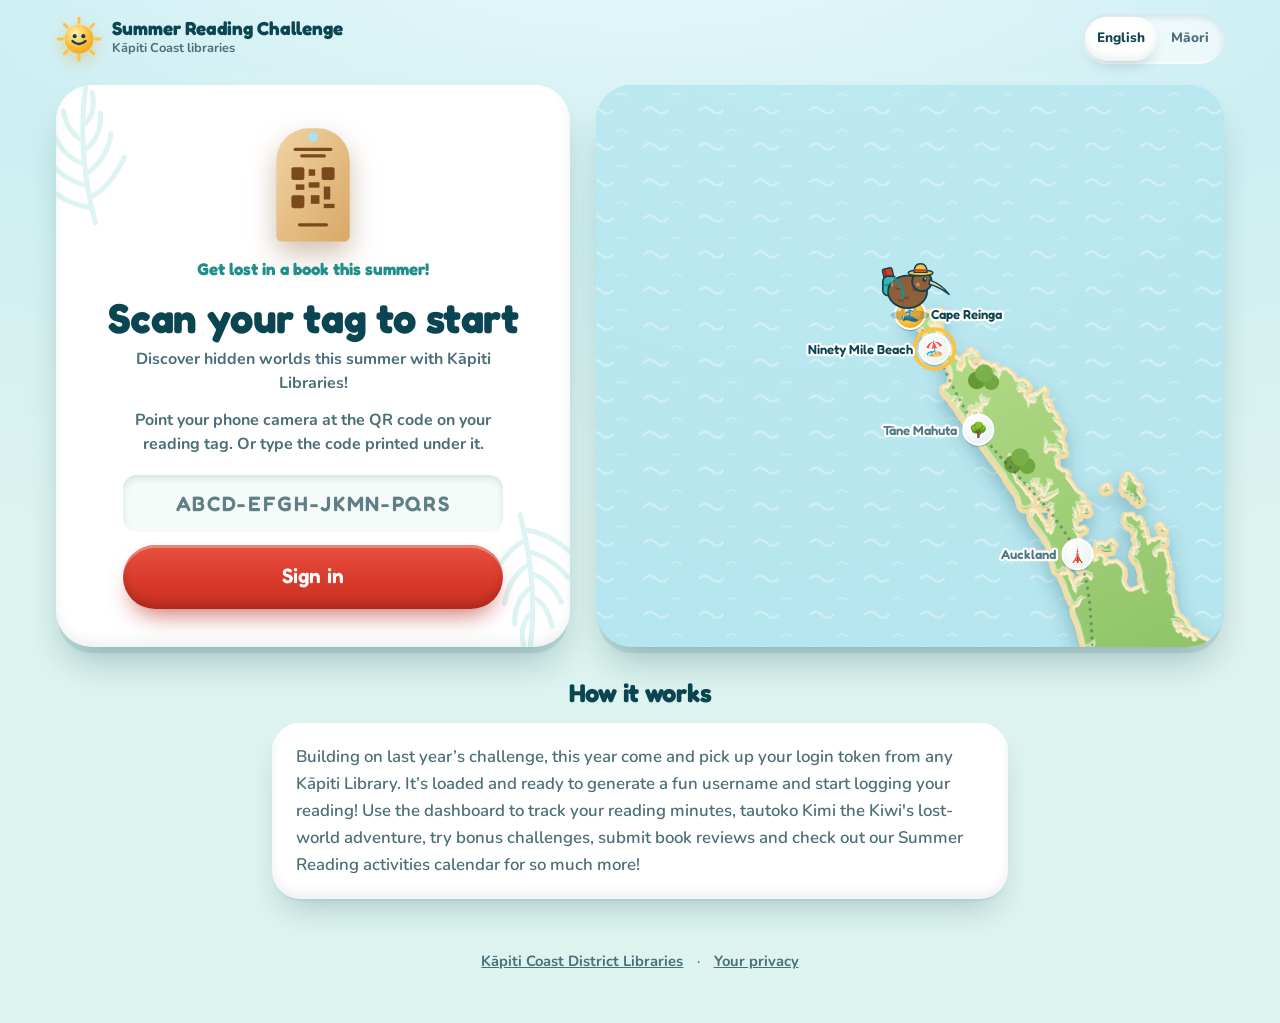
<file: index.html>
<!DOCTYPE html>
<html lang="en">
<head>
  <meta charset="UTF-8" />
  <meta http-equiv="Content-Security-Policy" content="default-src 'self'; script-src 'self'; style-src 'self'; font-src 'self'; img-src 'self' data: blob: https://mbyndfvtnefotnabolfc.supabase.co; connect-src 'self' https://mbyndfvtnefotnabolfc.supabase.co; object-src 'none'; base-uri 'none'; form-action 'self'" />
  <meta name="viewport" content="width=device-width, initial-scale=1, viewport-fit=cover" />
  <meta name="referrer" content="no-referrer" />
  <meta name="theme-color" content="#a9e3f1" />
  <meta name="description" content="Get lost in a book this summer! Kāpiti's summer reading challenge: read, log your minutes and walk the length of Aotearoa together." />
  <title>Summer Reading Challenge</title>
  <link rel="icon" href="./favicon.svg" type="image/svg+xml" />
  <script src="./config.js"></script>
  <script type="module" crossorigin src="./assets/index-b9b3-DBp.js"></script>
  <link rel="modulepreload" crossorigin href="./assets/config-BJxkHtqF.js">
  <link rel="modulepreload" crossorigin href="./assets/disclose-version-B8UK1oE5.js">
  <link rel="modulepreload" crossorigin href="./assets/Footer-Ce9FMI9Z.js">
  <link rel="modulepreload" crossorigin href="./assets/events-JEggKWYo.js">
  <link rel="modulepreload" crossorigin href="./assets/confetti-CCN0G6yQ.js">
  <link rel="modulepreload" crossorigin href="./assets/library-visit.svelte-DJQtBWeG.js">
  <link rel="stylesheet" crossorigin href="./assets/config-CGcy0nxq.css">
  <link rel="stylesheet" crossorigin href="./assets/Footer-CBpyoNXv.css">
  <link rel="stylesheet" crossorigin href="./assets/confetti-CUEY_gnV.css">
  <link rel="stylesheet" crossorigin href="./assets/library-visit-CWtrKcn3.css">
  <link rel="stylesheet" crossorigin href="./assets/index-DNDatr6H.css">
</head>
<body>
  <div id="root"></div>
</body>
</html>
</file>
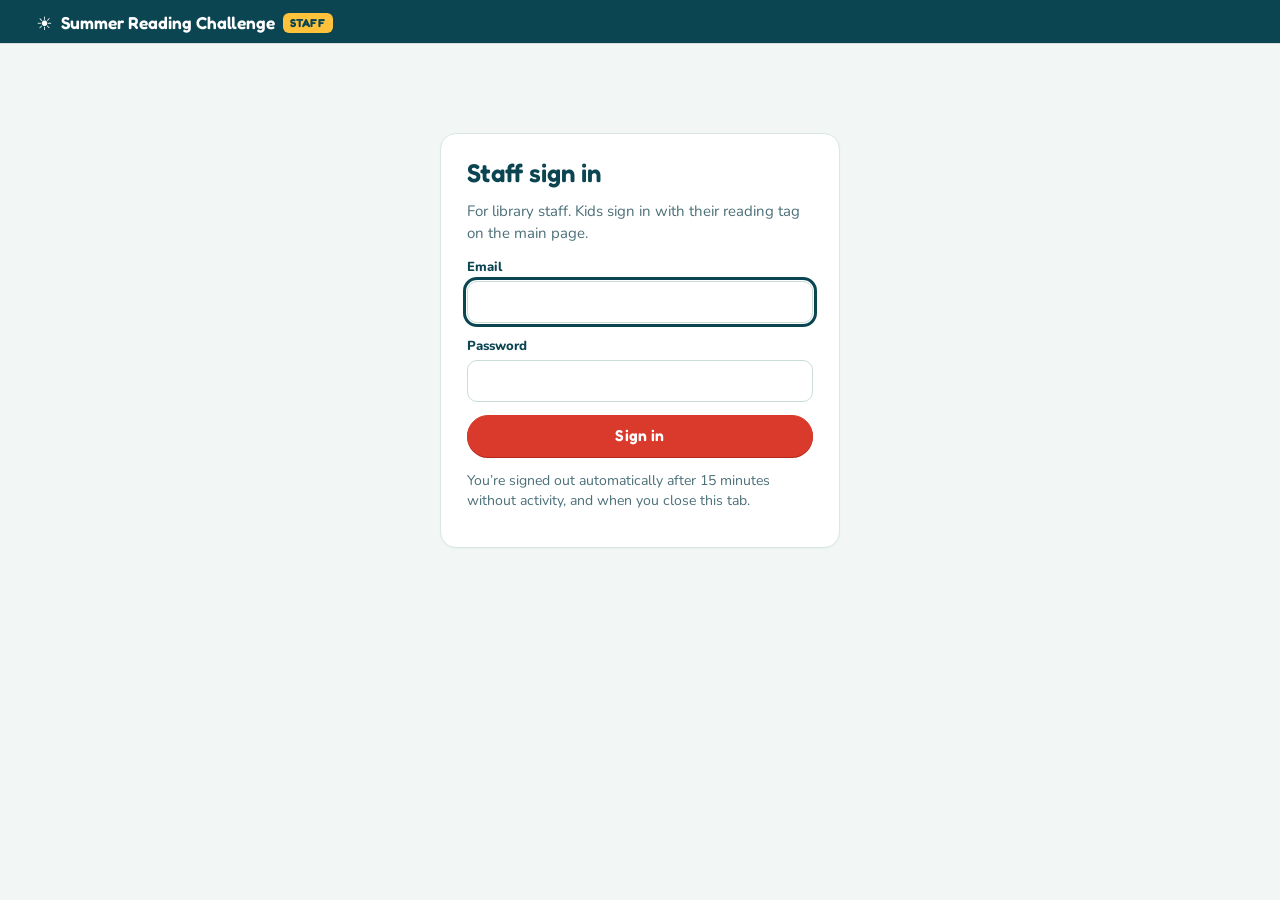
<file: admin.html>
<!DOCTYPE html>
<html lang="en">
<head>
  <meta charset="UTF-8" />
  <meta http-equiv="Content-Security-Policy" content="default-src 'self'; script-src 'self'; style-src 'self'; font-src 'self'; img-src 'self' data: blob: https://mbyndfvtnefotnabolfc.supabase.co; connect-src 'self' https://mbyndfvtnefotnabolfc.supabase.co; media-src 'self' blob: mediastream: https://mbyndfvtnefotnabolfc.supabase.co; object-src 'none'; base-uri 'none'; form-action 'self'" />
  <meta name="viewport" content="width=device-width, initial-scale=1, viewport-fit=cover" />
  <meta name="referrer" content="no-referrer" />
  <meta name="robots" content="noindex" />
  <meta name="theme-color" content="#0b4552" />
  <title>Staff · Summer Reading Challenge</title>
  <link rel="icon" href="./favicon.svg" type="image/svg+xml" />
  <script src="./config.js"></script>
  <script type="module" crossorigin src="./assets/admin-Cv1bZcY1.js"></script>
  <link rel="modulepreload" crossorigin href="./assets/config-BJxkHtqF.js">
  <link rel="modulepreload" crossorigin href="./assets/events-JEggKWYo.js">
  <link rel="modulepreload" crossorigin href="./assets/preload-helper-CRzLMJPS.js">
  <link rel="modulepreload" crossorigin href="./assets/island-geo-BdRoMfJt.js">
  <link rel="stylesheet" crossorigin href="./assets/config-CGcy0nxq.css">
  <link rel="stylesheet" crossorigin href="./assets/admin-DFuBG8pE.css">
</head>
<body class="admin">
  <header class="staff-header no-print">
    <div class="staff-bar">
      <p class="brand"><span class="brand-mark" aria-hidden="true">☀️</span> <span class="brand-name"><span class="brand-long">Summer </span>Reading Challenge</span> <span class="brand-tag">Staff</span></p>
      <div class="staff-who">
        <span id="staffEmail" class="staff-email"></span>
        <button id="signOut" class="btn btn-small btn-on-dark hidden" type="button">Sign out</button>
      </div>
    </div>
    <nav id="tabs" class="tabs hidden" role="tablist" aria-label="Staff sections">
      <button role="tab" type="button" data-tab="today" aria-selected="true">Today</button>
      <button role="tab" type="button" data-tab="reviews" aria-selected="false">Reviews <span id="reviewsBadge" class="tab-badge hidden"></span></button>
      <button role="tab" type="button" data-tab="readers" aria-selected="false">Readers</button>
      <button role="tab" type="button" data-tab="prizes" aria-selected="false">Prizes &amp; badges</button>
      <span class="tab-gap" aria-hidden="true"></span>
      <button role="tab" type="button" data-tab="events" aria-selected="false">News &amp; events</button>
      <button role="tab" type="button" data-tab="bingo" aria-selected="false">Bingo</button>
      <button role="tab" type="button" data-tab="books" aria-selected="false">Books</button>
      <button role="tab" type="button" data-tab="map" aria-selected="false">Kimi’s map</button>
      <span class="tab-gap" aria-hidden="true"></span>
      <button role="tab" type="button" data-tab="numbers" aria-selected="false">Numbers</button>
      <button role="tab" type="button" data-tab="settings" aria-selected="false">Settings</button>
    </nav>
  </header>

  <!-- ===================== SIGN IN ===================== -->
  <main id="signInView" class="sign-in no-print hidden">
    <form id="staffForm" class="card sign-in-card">
      <h1>Staff sign in</h1>
      <p class="muted">For library staff. Kids sign in with their reading tag on the main page.</p>
      <label class="field"><span class="field-label">Email</span>
        <input id="staffEmailInput" type="email" autocomplete="username" required /></label>
      <label class="field"><span class="field-label">Password</span>
        <input id="staffPassword" type="password" autocomplete="current-password" required /></label>
      <button class="btn btn-primary btn-block" type="submit">Sign in</button>
      <p id="staffMessage" class="message" role="status"></p>
      <p class="note">You’re signed out automatically after 15 minutes without activity, and when you close this tab.</p>
    </form>
  </main>

  <p id="bootLoading" class="boot-loading"><span class="spinner" aria-hidden="true"></span> Loading…</p>

  <main id="adminView" class="staff-main hidden">


    <!-- ===================== TODAY: the front desk ===================== -->
    <section data-panel="today" class="panel no-print" aria-labelledby="todayTitle">
      <h2 id="todayTitle" class="sr-only">Today</h2>

      <div class="card finder">
        <form id="findForm" class="finder-row" autocomplete="off">
          <label class="sr-only" for="findInput">Scan a tag, or type a reader’s name or note</label>
          <input id="findInput" class="grow finder-input" placeholder="Scan a tag, or type a name…" spellcheck="false" autocapitalize="off" enterkeyhint="search" />
          <button id="cameraBtn" class="btn" type="button" aria-pressed="false">📷 Camera</button>
          <button class="btn btn-sea" type="submit">Find</button>
        </form>
        <video id="scanVideo" class="scan-video hidden" playsinline muted></video>
        <p id="scanMessage" class="message" role="status" aria-live="polite"></p>
        <ul id="nameResults" class="rows name-results"></ul>
        <label class="check finder-instant"><input id="instantMode" type="checkbox" /> Quick bonus: add the bonus below straight after each tag scan</label>
      </div>

      <div id="readerCard" class="reader-card hidden" aria-live="polite"></div>

      <div id="todayStats" class="kpis" aria-live="polite"></div>

      <div class="grid-2">
        <div class="card">
          <div class="card-head"><h3>Prizes to hand out</h3><span id="todayPrizeCount" class="pill"></span></div>
          <p class="note">Open a winner, then scan their tag to hand it over.</p>
          <ul id="todayPrizes" class="rows"></ul>
          <div class="card-foot"><button class="btn btn-small" type="button" data-goto="prizes">All prizes</button></div>
        </div>

        <div class="card">
          <div class="card-head"><h3>Reviews waiting</h3><span id="todayReviewCount" class="pill"></span></div>
          <div id="todayReviews" class="today-reviews"></div>
          <div class="card-foot"><button class="btn btn-small btn-sea" type="button" data-goto="reviews">Check reviews</button></div>
        </div>
      </div>

      <div class="card">
        <div class="card-head"><h3>Books kids asked for</h3><span id="todayRequestCount" class="pill"></span></div>
        <p class="note">Kids who couldn’t find their book asked you to add it. They can log it already; nobody else sees it until you approve it.</p>
        <ul id="todayRequests" class="rows book-rows"></ul>
        <div class="card-foot"><button id="todayAllRequests" class="btn btn-small" type="button">All requests</button></div>
      </div>

      <div class="card">
        <div class="card-head">
          <h3>New books kids are reading</h3>
          <label class="inline-field"><span class="sr-only">Period</span>
            <select id="recentDays">
              <option value="1">Last 24 hours</option>
              <option value="3">Last 3 days</option>
              <option value="7" selected>Last 7 days</option>
              <option value="30">Last 30 days</option>
            </select>
          </label>
        </div>
        <p class="note">Books from outside the starter list that kids logged. Hide anything that isn’t right for kids.</p>
        <ul id="todayBooks" class="rows book-rows"></ul>
      </div>

      <div id="todayDeletedCard" class="card hidden">
        <div class="card-head"><h3>Deleted accounts</h3></div>
        <p class="note">Restore within 14 days if it was a mistake or someone else used their tag.</p>
        <ul id="todayDeleted" class="rows"></ul>
      </div>

      <details class="card fold">
        <summary>Bonus minutes given lately</summary>
        <ul id="bonusList" class="rows"></ul>
      </details>
    </section>

    <!-- ===================== REVIEWS ===================== -->
    <section data-panel="reviews" class="panel no-print hidden" aria-labelledby="reviewsTitle">
      <div class="panel-head">
        <div>
          <h2 id="reviewsTitle">Reviews</h2>
          <p class="note">Only staff can read reviews. Feature the good ones: they show on every reader’s page and the library TV, under the reader’s made-up name.
            Hide anything that shouldn’t be shared. Flags are hints to look closely, not proof of a problem.</p>
        </div>
      </div>
      <div class="toolbar">
        <div id="reviewFilter" class="segmented" role="group" aria-label="Show reviews">
          <button type="button" data-status="new" aria-pressed="true">Waiting <span id="reviewNewCount" class="seg-count"></span></button>
          <button type="button" data-status="featured" aria-pressed="false">Featured</button>
          <button type="button" data-status="hidden" aria-pressed="false">Hidden</button>
          <button type="button" data-status="all" aria-pressed="false">All</button>
        </div>
        <button id="reviewsRefresh" class="btn btn-small" type="button">Refresh</button>
      </div>
      <ul id="reviewList" class="review-list" aria-live="polite"></ul>
    </section>

    <!-- ===================== PRIZES & BADGES ===================== -->
    <section data-panel="prizes" class="panel no-print hidden" aria-label="Prizes">
      <div class="card">
        <div class="card-head"><h3>Waiting to be collected</h3><span id="openCount" class="pill"></span></div>
        <p class="note">Overdue first. To hand one over, open the winner and scan their tag. To give a prize to one reader, find them on
          <strong>Today</strong>; to several at once, tick them on <strong>Readers</strong>.</p>
        <label class="sr-only" for="prizeFilter">Filter</label>
        <input id="prizeFilter" type="search" placeholder="Filter by name, note or prize…" autocomplete="off" />
        <ul id="openPrizes" class="rows"></ul>
      </div>

      <form id="drawForm" class="card form-card" autocomplete="off">
        <h3>Run a prize draw</h3>
        <p class="note">Picks winners at random from readers who have a name and have logged reading.
          Winners see a “You won” message and bring their tag to the desk.</p>
        <div class="form-grid draw-grid">
          <label class="field span-2"><span class="field-label">Prize</span><input name="prize" maxlength="120" placeholder="e.g. $20 book voucher" required /></label>
          <label class="field"><span class="field-label">Winners</span><input name="count" type="number" min="1" max="100" value="1" required inputmode="numeric" /></label>
          <label class="field"><span class="field-label">Collect by</span><input name="collectBy" type="date" /></label>
          <label class="field"><span class="field-label">Minimum minutes</span><input name="min" type="number" min="0" value="0" inputmode="numeric" /></label>
          <label class="field"><span class="field-label">Read in the last … days</span><input name="days" type="number" min="1" placeholder="any time" inputmode="numeric" /></label>
          <label class="field"><span class="field-label">Minimum reviews</span><input name="minReviews" type="number" min="0" max="50" value="0" inputmode="numeric" /></label>
          <p class="note field-help">Rewards kids who took the time to write genuine reviews of what they read, not just log minutes.
            Reviews you’ve hidden don’t count, so an unsuitable review never earns a place in the draw.</p>
          <label class="field"><span class="field-label">Minimum island climbs</span><input name="minClimbs" type="number" min="0" max="1000" placeholder="any" inputmode="numeric" /></label>
          <p class="note field-help">Climbs to the top of Tūteremoana, as each reader’s Kāpiti Island page counts them. Leave empty for anyone.</p>
        </div>
        <label class="check"><input name="weighted" type="checkbox" /> More minutes = more chances</label>
        <label class="check"><input name="exclude" type="checkbox" checked /> Skip readers who already won a draw</label>
        <div class="input-row">
          <button class="btn btn-primary" type="submit">Draw winners</button>
          <span id="drawPreview" class="pill"></span>
        </div>
        <p id="drawMessage" class="message" role="status" aria-live="polite"></p>
      </form>

      <details class="card fold" id="historyFold">
        <summary>History <span class="muted">· every draw and prize, including cancelled ones</span></summary>
        <div id="drawList" class="history"></div>
      </details>

      <div class="section-title" id="badges"><h2 id="milestonesTitle">Badges</h2></div>
      <div class="panel-head">
        <div>
          <h3 class="sr-only">About badges</h3>
          <p class="note">When a reader reaches a milestone (an hour of reading, five books, a bingo line…), a celebration pops up on their page,
            once: the badge, your message, and a short video, audio clip or picture if you add one. A reward adds bonus minutes, just like a
            bonus on Today. Readers who are already past a milestone when you add it or turn it on get it the next time they open their page.
            Earned badges stay on their page. Starter milestones come switched off: edit them and turn on the ones you want.</p>
        </div>
        <button id="milestoneNew" class="btn btn-primary" type="button">New milestone</button>
      </div>

      <div class="card">
        <div class="card-head"><h3>Milestones</h3><span id="milestoneCount" class="pill"></span></div>
        <p class="note">When several arrive at once, kids see them in this order (use the arrows to change it).
          Minutes count reading kids logged, not bonus minutes, so rewards never set off another milestone.</p>
        <ul id="milestoneList" class="rows milestone-rows"></ul>
      </div>

      <div class="card">
        <div class="card-head"><h3>Video, audio and picture files <span id="milestoneFilesUse" class="muted"></span></h3></div>
        <ul class="ms-tips">
          <li><strong>Formats:</strong> MP4 or WebM video, MP3 or M4A audio, JPG, PNG, WebP or GIF pictures. Up to 50 MB each.
            iPhone videos (.mov) need saving as MP4 first.</li>
          <li><strong>Space:</strong> the free Supabase plan has 1 GB of file storage for the whole project, shared with book covers.
            Keep clips short: 15 to 45 seconds is plenty. Record or export at 720p, not 4K: a 30-second 720p clip is usually 5–15 MB.
            Audio is small (about 1 MB a minute as MP3).</li>
          <li><strong>Words:</strong> every file needs the words that go with it (what’s said, or what the picture shows), for kids who
            can’t hear or see it or are somewhere quiet. Kids always press play themselves.</li>
          <li><strong>Public:</strong> anyone with the link can watch a file, so only upload what you’re happy to share, with permission
            from everyone in it (and their parents for children).</li>
        </ul>
        <div id="milestoneFiles" class="ms-files" aria-live="polite"></div>
      </div>
    </section>

    <!-- ===================== READERS ===================== -->
    <section data-panel="readers" class="panel hidden" aria-label="Readers">
      <div class="stack no-print">
        <div class="card">
          <div class="card-head">
            <h3>Leaderboard</h3>
            <label class="inline-field"><span class="field-label">Show</span>
              <select id="boardPeriod">
                <option value="">Whole summer (what kids see)</option>
                <option value="7">Last 7 days</option>
                <option value="14">Last 14 days</option>
                <option value="30">Last 30 days</option>
              </select>
            </label>
          </div>
          <p class="note">Tick readers to give them a prize or bonus minutes together. Only readers with a name and minutes appear here.</p>
          <div class="input-row center">
            <input id="boardSearch" type="search" class="grow" placeholder="Find a name or note…" autocomplete="off" aria-label="Find a name or note" />
            <span class="muted">Tick top</span>
            <button class="btn btn-small" type="button" data-top="3">3</button>
            <button class="btn btn-small" type="button" data-top="5">5</button>
            <button class="btn btn-small" type="button" data-top="10">10</button>
            <button id="boardClear" class="btn btn-small" type="button">Clear</button>
          </div>
          <div class="table-wrap">
            <table id="boardTable" class="table">
              <thead><tr><th><span class="sr-only">Select</span></th><th class="num">#</th><th>Name</th><th class="num">Minutes</th><th>Prizes</th><th><span class="sr-only">Actions</span></th></tr></thead>
              <tbody></tbody>
            </table>
          </div>
        </div>

        <div id="boardBar" class="card board-bar hidden" aria-live="polite">
          <p class="field-label" id="boardPicked"></p>
          <form id="boardPrizeForm" class="input-row" autocomplete="off">
            <label class="field grow"><span class="field-label">Give them a prize</span><input id="boardPrize" maxlength="120" placeholder="e.g. Top reader this week" /></label>
            <label class="field"><span class="field-label">Collect by</span><input id="boardPrizeDate" type="date" /></label>
            <button class="btn btn-sea" type="submit">Give prize</button>
          </form>
          <form id="boardBonusForm" class="input-row" autocomplete="off">
            <label class="field grow"><span class="field-label">Or bonus minutes for</span><input id="boardReason" maxlength="80" placeholder="e.g. Great review" list="presetReasons" /></label>
            <label class="field"><span class="field-label">Minutes</span><input id="boardMinutes" class="narrow" type="number" min="1" max="300" value="10" inputmode="numeric" /></label>
            <button class="btn btn-primary" type="submit">Add bonus</button>
          </form>
          <datalist id="presetReasons"></datalist>
          <p id="boardMessage" class="message ok" role="status"></p>
        </div>
      </div>

      <div class="stack">
        <div class="card no-print">
          <h3>Make new tags</h3>
          <div id="siteUrlNote" class="site-url-note"></div>
          <form id="createForm" class="form-grid">
            <label class="field"><span class="field-label">How many</span><input id="createCount" type="number" min="1" max="500" value="10" required inputmode="numeric" /></label>
            <label class="field span-2"><span class="field-label">Note (staff only, e.g. branch or batch)</span><input id="createNote" maxlength="200" /></label>
            <label class="field"><span class="field-label">Make</span>
              <select id="outputMode">
                <option value="laser">Laser tags (SVG)</option>
                <option value="paper">Paper cards (print)</option>
                <option value="both">Both</option>
              </select>
            </label>
            <div class="field field-end"><button class="btn btn-primary" type="submit">Create tags</button></div>
          </form>
          <details class="fold">
            <summary>Laser tag settings</summary>
            <div class="form-grid">
              <label class="field"><span class="field-label">Tag width (mm)</span><input id="tagWidth" type="number" min="25" max="80" step="0.5" /></label>
              <label class="field"><span class="field-label">Bed width (mm)</span><input id="bedWidth" type="number" min="50" max="2000" /></label>
              <label class="field"><span class="field-label">Bed height (mm)</span><input id="bedHeight" type="number" min="50" max="2000" /></label>
              <label class="check field-end"><input id="showCode" type="checkbox" /> Typed code under QR</label>
            </div>
            <p class="note" id="laserFit"></p>
          </details>
          <p class="note">Codes are shown only once, right after you create them. Save the laser files or print straight away.
            A lost tag can be replaced with “New tag” below.</p>
        </div>

        <div id="laserOutput" class="card laser-output no-print hidden"></div>

        <div class="card no-print">
          <div class="card-head">
            <h3>All readers</h3>
            <input id="readerSearch" type="search" placeholder="Search name or note…" autocomplete="off" aria-label="Search readers" />
          </div>
          <div class="table-wrap">
            <table id="readersTable" class="table">
              <thead><tr><th>Name</th><th>Note</th><th class="num">Minutes</th><th>Last read</th><th>Created</th><th><span class="sr-only">Actions</span></th></tr></thead>
              <tbody></tbody>
            </table>
          </div>
        </div>

      </div>
    </section>

    <!-- ===================== EVENTS ===================== -->
    <section data-panel="events" class="panel no-print hidden" aria-labelledby="eventsTitle">
      <div class="panel-head">
        <div>
          <h2 id="eventsTitle">Events</h2>
          <p class="note">Storytimes, clubs, author visits, prize-giving. Published events show in “Coming up” on kids’ pages, on the sign-in page
            and on the library TV, until they finish. Drafts stay here. All dates and times are NZ time.</p>
        </div>
        <button id="eventNew" class="btn btn-primary" type="button">＋ New event</button>
      </div>
      <div class="events-layout">
        <div class="card cal-card">
          <div class="cal-head">
            <h3 id="calTitle" aria-live="polite"></h3>
            <button id="calPrev" class="btn btn-small" type="button" aria-label="Previous month" title="Previous month">‹</button>
            <button id="calToday" class="btn btn-small" type="button">This month</button>
            <button id="calNext" class="btn btn-small" type="button" aria-label="Next month" title="Next month">›</button>
          </div>
          <table id="calGrid" class="cal" aria-labelledby="calTitle">
            <thead><tr><th scope="col" abbr="Monday">Mon</th><th scope="col" abbr="Tuesday">Tue</th><th scope="col" abbr="Wednesday">Wed</th><th scope="col" abbr="Thursday">Thu</th><th scope="col" abbr="Friday">Fri</th><th scope="col" abbr="Saturday">Sat</th><th scope="col" abbr="Sunday">Sun</th></tr></thead>
            <tbody></tbody>
          </table>
          <p class="note cal-legend"><span class="cal-ev draft" aria-hidden="true">Dashed</span> means a draft that kids can’t see yet. Click a day’s number to add an event that day, or an event to change it.</p>
        </div>
        <div class="card">
          <div class="card-head"><h3>Coming up</h3><span id="eventCount" class="pill"></span></div>
          <ul id="eventList" class="rows event-rows"></ul>
        </div>
      </div>

      <div class="section-title" id="news"><h2>News</h2></div>
      <div class="stack">
        <form id="newsForm" class="card form-card">
          <h3>New announcement</h3>
          <label class="field"><span class="field-label">Title (EN)</span><input name="title_en" maxlength="120" required /></label>
          <label class="field"><span class="field-label">Body (EN)</span><textarea name="body_en" maxlength="2000" rows="4" required></textarea></label>
          <label class="field"><span class="field-label">Title (MI, optional)</span><input name="title_mi" maxlength="120" /></label>
          <label class="field"><span class="field-label">Body (MI, optional)</span><textarea name="body_mi" maxlength="2000" rows="4"></textarea></label>
          <div id="newsPicture"></div>
          <label class="check"><input type="checkbox" name="published" checked /> Publish now</label>
          <div><button class="btn btn-primary" type="submit">Save</button></div>
        </form>
        <div class="card">
          <div class="card-head"><h3>Announcements</h3></div>
          <ul id="newsList" class="rows"></ul>
        </div>
      </div>
    </section>

    <!-- ===================== BINGO ===================== -->
    <section data-panel="bingo" class="panel no-print hidden" aria-label="Bingo">
      <div class="stack">
        <div class="card">
          <div class="card-head">
            <h3>Bingo challenges</h3>
            <button id="bingoNew" class="btn btn-primary btn-small" type="button">New board</button>
          </div>
          <p class="note">Each board has its own dates, squares and bonuses: a day, a long weekend, a week, a fortnight or the whole summer.
            One board runs on any day (NZ dates); gaps between boards are fine. Kids can only tick the board running today. Finished boards
            stay, read-only, so kids can look back at how they went.</p>
          <p id="bingoNow" class="bingo-now" role="status"></p>
          <ul id="bingoBoards" class="rows bingo-boards"></ul>
        </div>

        <div id="bingoEditor" class="card bingo-editor hidden">
          <div class="card-head">
            <h3 id="bingoEditorTitle">Board</h3>
            <span id="bingoSaveMessage" class="message ok" role="status"></span>
            <span class="row-actions">
              <button id="bingoClose" class="btn btn-small" type="button">Close</button>
              <button id="bingoSave" class="btn btn-primary btn-small" type="button" disabled>Save changes</button>
            </span>
          </div>
          <p id="bingoEditorNote" class="note"></p>
          <div id="bingoEditorActions" class="bingo-actions"></div>
          <form id="bingoBoardForm" class="form-grid bingo-board-form" novalidate>
            <label class="field"><span class="field-label">Title (EN)</span><input name="title_en" maxlength="60" required /></label>
            <label class="field"><span class="field-label">Title (MI, optional)</span><input name="title_mi" maxlength="60" /></label>
            <label class="field"><span class="field-label">Theme emoji</span><input name="theme" maxlength="8" class="icon-input" /></label>
            <label class="field"><span class="field-label">Size</span>
              <select name="size"><option value="3">3 × 3 (9 squares)</option><option value="4">4 × 4 (16 squares)</option><option value="5">5 × 5 (25 squares)</option></select></label>
            <label class="field"><span class="field-label">Starts (NZ date)</span><input name="starts_on" type="date" required /></label>
            <label class="field"><span class="field-label">Ends (last day)</span><input name="ends_on" type="date" required /></label>
            <label class="field"><span class="field-label">Bonus per line (minutes)</span><input name="line_bonus" type="number" min="0" max="300" required inputmode="numeric" /></label>
            <label class="field"><span class="field-label">Full card bonus (minutes)</span><input name="card_bonus" type="number" min="0" max="1000" required inputmode="numeric" /></label>
          </form>
          <p class="note">A line is any full row, column or diagonal; its bonus is on top of each square’s own bonus. Changed bonuses count for squares
            and lines finished from then on. Leave te reo fields empty to show English. Changed rows are highlighted until you save.</p>
          <div class="table-wrap">
            <table id="bingoTable" class="table table-edit">
              <thead><tr><th class="num">#</th><th>Icon</th><th>Title (EN)</th><th>Description (EN)</th><th>Title (MI)</th><th>Description (MI)</th><th>Bonus</th><th class="num">Ticked</th></tr></thead>
              <tbody></tbody>
            </table>
          </div>
        </div>
      </div>
    </section>

    <!-- ===================== BOOKS ===================== -->
    <section data-panel="books" class="panel no-print hidden" aria-label="Books">
      <div class="card">
        <div class="card-head"><h3>Books</h3><span id="bookCount" class="pill"></span></div>
        <p class="note">Kids pick books from the catalogue. If theirs isn’t there, they can ask for it (see <strong>Requests</strong>). Hiding a book removes it from search,
          Community favourites, the TV and other kids’ pages. Kids who already logged it keep their minutes.</p>
        <div class="toolbar">
          <div id="bookFilter" class="segmented" role="group" aria-label="Show books">
            <button type="button" data-filter="read" aria-pressed="true">Read by kids</button>
            <button type="button" data-filter="new" aria-pressed="false">Found by kids</button>
            <button type="button" data-filter="hidden" aria-pressed="false">Hidden</button>
            <button type="button" data-filter="requests" aria-pressed="false">Requests <span id="bookRequestCount" class="seg-count"></span></button>
            <button type="button" data-filter="all" aria-pressed="false">Whole catalogue</button>
          </div>
          <input id="bookSearch" type="search" placeholder="Search title or author…" autocomplete="off" aria-label="Search books" />
        </div>
        <ul id="bookList" class="rows book-rows"></ul>
      </div>

      <div class="card" id="blockedWords">
        <div class="card-head"><h3>Blocked words</h3></div>
        <form id="wordForm" class="input-row">
          <label class="field grow"><span class="field-label">Block a word</span>
            <input id="wordInput" pattern="[A-Za-zĀĒĪŌŪāēīōū0-9]{2,40}" title="One word: 2 to 40 letters or numbers, no spaces" required autocomplete="off" /></label>
          <button class="btn btn-primary" type="submit">Add</button>
        </form>
        <p class="note">Books kids find through search are skipped if their title has a blocked word, and reviews with one are flagged
          “Rude words” for you to check. Words are matched at the start of a word (so “idiots” is caught by “idiot”), and short words only as
          a whole word, so “Sussex” is fine. Look-alikes such as <code>sh1t</code>, <code>f.u.c.k</code> and macron tricks are caught too.</p>
        <ul id="wordList" class="word-chips"></ul>
      </div>
    </section>

    <!-- ===================== MAP ===================== -->
    <section data-panel="map" class="panel no-print hidden" aria-labelledby="mapTitle">
      <div class="map-admin">
        <div class="card map-stops-card">
          <div class="card-head">
            <h3 id="mapTitle">Kimi’s stops</h3>
            <span id="mapCount" class="pill"></span>
            <button id="mapAdd" class="btn btn-primary btn-small" type="button">Add a stop</button>
          </div>
          <p class="note">Kimi walks from the first stop to the last, in this order. Kids see each stop’s name, emoji and info sections when they tap it,
            on their page, the sign-in page and the TV. Changes show there within a few minutes. Hide a stop to take it off the route but keep it for later.</p>
          <p id="mapSummary" class="map-summary" aria-live="polite"></p>
          <ol id="mapStops" class="rows map-stops" aria-label="Stops in route order"></ol>
        </div>
        <div class="card map-preview-card">
          <div class="card-head"><h3>Route</h3></div>
          <div id="mapPreview" class="map-frame"></div>
          <p class="note">Faded pins are hidden stops (not on the route). The red line is how far Kimi has walked so far. Click a pin to edit it.</p>
        </div>
      </div>
      <div class="card story-card">
        <div class="card-head">
          <h3>Kimi’s story</h3>
          <span id="storyPagesCount" class="pill"></span>
          <button id="storyEdit" class="btn btn-primary btn-small" type="button">Edit Kimi’s story</button>
        </div>
        <p class="note">The little book kids see once on their first visit, and any time from the “Kimi’s story” button: up to 8 pages, each with
          an emoji, a picture or Kimi’s drawing. Each stop can also have a <strong>story chapter</strong> and <strong>Kimi’s find</strong> (a real
          New Zealand critter Kimi sniffs out there): edit a stop above to change them. They unlock for kids as Kimi reaches each stop, with a
          “Kimi found…!” moment once per reader, and fill up “Kimi’s journey so far” and Kimi’s bug collection. The TV shows Kimi’s latest find.</p>
        <ol id="storyPages" class="rows story-pages" aria-label="Story pages in order"></ol>
        <div id="storyFiles" class="sb-files" aria-live="polite"></div>
      </div>

      <div class="section-title" id="island"><h2 id="islandTitle">Kimi’s Kāpiti Island climb</h2></div>
      <div class="panel-head">
        <div>
          <h3 class="sr-only">About the island climb</h3>
          <p class="note">Every kid climbs their own Kimi up Kāpiti Island with their own minutes: from the beach at Rangatira, where the boat lands,
            up the Wilkinson Track to the top of Tūteremoana (521 m), then back to the beach for the next climb. Kids see how many times they’ve
            climbed it and how far up this climb Kimi is, on a picture of the island from the beach.</p>
        </div>
      </div>
      <div class="grid-2 island-grid">
        <div class="stack">
          <form id="islandPaceForm" class="card form-card" novalidate>
            <div class="card-head"><h3>Climbing pace</h3><span id="islandTrackPill" class="pill"></span></div>
            <p class="note">Set it either way: change one number and the other follows. Decimals are fine. The one you change is the one that’s kept.</p>
            <div class="form-grid">
              <label class="field"><span class="field-label">Minutes of reading per climb</span>
                <input id="islandMinutes" type="number" min="5" max="100000" step="any" inputmode="decimal" required /></label>
              <label class="field"><span class="field-label">Metres per minute (along the track)</span>
                <input id="islandMetres" type="number" min="0.0001" step="any" inputmode="decimal" required /></label>
            </div>
            <div class="segmented" role="radiogroup" aria-label="Which number to keep">
              <button type="button" role="radio" data-pace-mode="minutes" aria-checked="true">Keep minutes per climb</button>
              <button type="button" role="radio" data-pace-mode="metres" aria-checked="false">Keep metres per minute</button>
            </div>
            <p id="islandPaceHelp" class="journey-help" aria-live="polite"></p>
            <div class="input-row">
              <button class="btn btn-primary" type="submit">Save pace</button>
              <button id="islandPaceDefault" class="btn" type="button">Back to 70 minutes</button>
              <span id="islandPaceMessage" class="message" role="status"></span>
            </div>
          </form>
        </div>

        <div class="stack">
          <div class="card">
            <h3>How kids are doing</h3>
            <div id="islandStats" class="kpis island-kpis" aria-live="polite"></div>
          </div>
        </div>
      </div>
    </section>

    <!-- ===================== NUMBERS ===================== -->
    <section data-panel="numbers" class="panel no-print hidden" aria-labelledby="numbersTitle">
      <div class="panel-head">
        <div>
          <h2 id="numbersTitle">Numbers</h2>
          <p class="note">For reports. Reading by NZ week, library visits, the most-read books. Deleted accounts aren’t counted.</p>
        </div>
      </div>
      <form id="reportForm" class="card toolbar report-dates" autocomplete="off">
        <div id="reportRange" class="segmented" role="group" aria-label="Dates">
          <button type="button" data-range="season" aria-pressed="true">Whole challenge</button>
          <button type="button" data-range="7" aria-pressed="false">Last 7 days</button>
          <button type="button" data-range="30" aria-pressed="false">Last 30 days</button>
        </div>
        <div class="input-row">
          <label class="field"><span class="field-label">From</span><input id="reportFrom" type="date" /></label>
          <label class="field"><span class="field-label">To</span><input id="reportTo" type="date" /></label>
          <button class="btn btn-small" type="submit">Show</button>
        </div>
      </form>
      <div id="reportTotals" class="kpis kpis-4" aria-live="polite"></div>
      <div class="card">
        <div class="card-head"><h3>Week by week</h3><button id="reportCsv" class="btn btn-small" type="button">Download this table</button></div>
        <div class="table-wrap">
          <table id="reportWeeks" class="table">
            <thead><tr><th scope="col">Week</th><th scope="col" class="num">Readers</th><th scope="col" class="num">New readers</th><th scope="col" class="num">Minutes read</th>
              <th scope="col" class="num">Bonus minutes</th><th scope="col" class="num">Sessions</th><th scope="col" class="num">Library visits</th><th scope="col" class="num">Reviews</th></tr></thead>
            <tbody></tbody>
          </table>
        </div>
      </div>
      <div class="grid-2">
        <div class="card">
          <div class="card-head"><h3>Library visits</h3></div>
          <div class="table-wrap">
            <table id="reportLibraries" class="table">
              <thead><tr><th scope="col">Library</th><th scope="col" class="num">Visits</th><th scope="col" class="num">Readers</th></tr></thead>
              <tbody></tbody>
            </table>
          </div>
        </div>
        <div class="card">
          <div class="card-head"><h3>Most-read books</h3></div>
          <ol id="reportBooks" class="rows report-books"></ol>
        </div>
      </div>
      <div class="card form-card">
        <h3>Download everything</h3>
        <p class="note">Spreadsheets (CSV): every reader, every reading entry, every prize. Download them before starting a new season.</p>
        <div class="input-row">
          <button id="exportReaders" class="btn btn-small" type="button">Readers</button>
          <button id="exportLogs" class="btn btn-small" type="button">Reading log</button>
          <button id="exportPrizes" class="btn btn-small" type="button">Prizes</button>
        </div>
        <p id="exportMessage" class="message ok" role="status"></p>
      </div>
    </section>

    <!-- ===================== SETTINGS ===================== -->
    <section data-panel="settings" class="panel no-print hidden" aria-label="Settings">
      <div class="grid-2 settings-grid">
        <form id="settingsForm" class="card form-card">
          <h3>Challenge</h3>
          <label class="field"><span class="field-label">Community goal (minutes)</span><input name="community_goal" type="number" min="1" required inputmode="numeric" /></label>
          <div class="form-grid">
            <label class="field"><span class="field-label">Challenge starts</span><input name="starts_on" type="date" /></label>
            <label class="field"><span class="field-label">Challenge ends</span><input name="ends_on" type="date" /></label>
          </div>
          <p class="note">NZ dates. Leave the start empty to open now, and the end empty for no end.</p>
          <div class="form-grid quad-grid">
            <label class="field"><span class="field-label">Max minutes per session</span><input name="max_session_minutes" type="number" min="1" max="600" required inputmode="numeric" /></label>
            <label class="field"><span class="field-label">Max minutes per reader per day</span><input name="max_daily_minutes" type="number" min="1" max="1440" required inputmode="numeric" /></label>
            <label class="field"><span class="field-label">New boards: bonus per line</span><input name="bingo_line_bonus" type="number" min="0" max="300" required inputmode="numeric" /></label>
            <label class="field"><span class="field-label">New boards: full card bonus</span><input name="bingo_card_bonus" type="number" min="0" max="1000" required inputmode="numeric" /></label>
          </div>
          <p class="note">Each bingo board has its own line and full-card bonuses (the <strong>Bingo</strong> tab). These are the starting amounts for a new blank board.</p>

          <fieldset class="journey-set">
            <legend>Kimi the Kiwi’s walk</legend>
            <p class="note">Every minute anyone reads moves Kimi the Kiwi along the walk from <span id="journeyStart">the first stop</span>
              to <span id="journeyFinish">the finish</span> (<span id="journeyKm"></span> km; change the stops on <strong>Kimi’s map</strong>).
              Set how fast Kimi walks, or how many minutes of reading it takes to get to the end.</p>
            <div class="pace-modes" role="radiogroup" aria-label="How to set Kimi’s pace">
              <label class="check"><input type="radio" name="journey_mode" value="pace" checked /> Set the pace</label>
              <label class="check"><input type="radio" name="journey_mode" value="minutes" /> Set the total minutes to the finish</label>
            </div>
            <div class="form-grid pace-grid">
              <label class="field"><span class="field-label">Metres per minute</span>
                <input name="journey_metres" type="number" min="0.1" max="1000" step="any" required inputmode="decimal" /></label>
              <label class="field"><span class="field-label">Minutes to reach the finish</span>
                <input name="journey_minutes" type="number" min="100" max="100000000" step="1" inputmode="numeric" /></label>
            </div>
            <p id="journeyModeNote" class="note"></p>
            <p id="journeyHelp" class="journey-help" aria-live="polite"></p>
          </fieldset>

          <label class="field"><span class="field-label">Where kids collect prizes</span>
            <textarea name="prize_pickup" rows="2" maxlength="200" placeholder="Bring your reading tag to a library desk to collect it."></textarea></label>
          <p class="note">Shown on a winner’s page and in the “You won” popup, and used when you post winners to News.
            For example: “Bring your reading tag to the front desk at Paraparaumu Library to collect it.” Leave empty for the wording above.</p>

          <label class="field"><span class="field-label">Default language for new readers</span>
            <select name="default_language">
              <option value="en">English</option>
              <option value="mi">Māori</option>
            </select></label>
          <p class="note">New readers start in this language the first time they sign in, and can switch. Each reader’s choice is saved
            to their account. The sign-in page and the TV use it too, until someone picks a language on that device.</p>
          <div class="input-row">
            <button class="btn btn-primary" type="submit">Save settings</button>
            <span id="settingsMessage" class="message ok" role="status"></span>
          </div>
        </form>

        <div class="stack">
          <div class="card tag-address">
            <h3>Tag address</h3>
            <p class="note">The web address built into every tag’s QR code. Scanning a tag opens this address.</p>
            <p class="tag-address-now"><span class="field-label">New tags will open</span><strong id="tagAddressNow"></strong></p>
            <div class="notice warn-notice">
              <strong>Changing this only affects tags made after you save.</strong>
              Tags that have already been made keep the address they were made with, forever. You can’t update them.
              Keep any old address working (or forwarding to the new one) for as long as those tags are in use.
            </div>
            <details id="tagAddressEdit" class="fold">
              <summary>Change the tag address…</summary>
              <form id="tagAddressForm" class="form-card" autocomplete="off">
                <label class="field"><span class="field-label">New address</span><input id="tagAddressNew" type="url" placeholder="https://…/" spellcheck="false" /></label>
                <label class="field"><span class="field-label">Type it again</span><input id="tagAddressConfirm" type="url" spellcheck="false" /></label>
                <p class="note">Must start with https:// and end with /. Test it first: it should open the kids’ sign-in page.</p>
                <p class="note">For safety, only these web hosts are allowed: <strong id="tagHosts"></strong>.
                  Moving to a new address (say a council website) has to be approved by whoever looks after the website first, so a stolen staff login can’t point new tags at another site.</p>
                <div class="input-row">
                  <button id="tagAddressTest" class="btn btn-small" type="button">Test this address</button>
                  <button class="btn btn-primary btn-small" type="submit">Save new address</button>
                </div>
              </form>
            </details>
            <p id="tagAddressMessage" class="message" role="status"></p>
            <details class="fold">
              <summary>Address history</summary>
              <p class="note">Which address tags were made with, and from when. Tags made in each period point to that address.</p>
              <ul id="tagAddressHistory" class="rows"></ul>
            </details>
          </div>

          <div class="card form-card">
            <h3>Bonus reasons</h3>
            <label for="presetText" class="note">One per line. Add default minutes after a comma, e.g. “Lego club, 20”.</label>
            <textarea id="presetText" rows="6" spellcheck="true"></textarea>
            <div class="input-row">
              <button id="savePresets" class="btn" type="button">Save reasons</button>
              <span id="presetMessage" class="message ok" role="status"></span>
            </div>
          </div>

          <div class="card form-card danger-zone">
            <h3>Start a new season</h3>
            <p class="note">Clears all reading, bingo, bookshelves, ratings, reviews, bonus minutes and prize draws, and sets everyone back to 0.
              Keeps tags (kids can reuse them), names, the book catalogue (and hidden books), the bingo boards, news and settings.
              <strong>Download the spreadsheets first</strong> if you need this season’s numbers.</p>
            <div><button id="newSeasonBtn" class="btn btn-small btn-danger" type="button">Start a new season…</button></div>
            <p id="seasonMessage" class="message" role="status"></p>
          </div>
        </div>
      </div>

      <div class="card libraries-card">
        <div class="card-head">
          <h3>Libraries: the daily bonus</h3>
          <button id="addLibrary" class="btn btn-small" type="button">Add a library</button>
        </div>
        <p class="note">Each library has its own QR code: put it on a poster or sign. A reader who scans it (with “Scan the library poster”
          on their page, or their phone’s camera) gets that library’s bonus minutes, <strong>once a day in total</strong>, whichever library, while the challenge is open.
          “New code” makes the old QR code stop working.</p>
        <div class="table-wrap">
          <table id="librariesTable" class="table">
            <thead><tr><th scope="col">Library</th><th scope="col">Code</th><th scope="col" class="num">Bonus</th><th scope="col">Status</th>
              <th scope="col" class="num">Visits today</th><th scope="col" class="num">This season</th><th scope="col"><span class="sr-only">Actions</span></th></tr></thead>
            <tbody></tbody>
          </table>
        </div>
      </div>

      <div class="section-title" id="wording"><h2 id="wordingTitle">Wording and translations</h2>
        <p class="note">Every word kids see on their pages and the TV, in English and te reo Māori. Changes show the next time a page loads.
          Bingo boards, news, events, badges and stops have their own te reo boxes where you edit them.</p>
      </div>

      <div class="card">
        <div class="card-head"><h3>Translation spreadsheet</h3></div>
        <p class="note">A spreadsheet of everything kids and the TV can show: all the wording below, plus the bingo boards, news, events, badges, Kimi’s stops,
          bonus reasons, prize names and where events are. Just two columns: the English, and the <strong>te reo Māori</strong> (filled in where there is some already).
          Give it to a fluent speaker: it opens in Excel, Google Sheets or Numbers, with a “How to” tab that explains everything. Then upload it here (Excel or CSV).
          Each row is matched by its English, and you’ll see every change before anything is saved.</p>
        <div class="input-row">
          <button id="wordingDownload" class="btn btn-small" type="button">Download spreadsheet</button>
          <label class="btn btn-small btn-sea file-btn">Upload filled spreadsheet
            <input id="wordingUpload" type="file" accept=".xlsx,application/vnd.openxmlformats-officedocument.spreadsheetml.sheet,.csv,text/csv,.txt,text/plain" class="sr-only" /></label>
          <button id="wordingDownloadCsv" class="link-btn" type="button">or download as CSV</button>
        </div>
        <p id="wordingSheetMessage" class="message ok" role="status"></p>
      </div>

      <div class="card">
        <div class="toolbar">
          <div id="wordingFilter" class="segmented" role="group" aria-label="Show wording">
            <button type="button" data-filter="all" aria-pressed="true">All <span class="seg-count"></span></button>
            <button type="button" data-filter="missing" aria-pressed="false">Missing Māori <span class="seg-count"></span></button>
            <button type="button" data-filter="changed" aria-pressed="false">Changed here <span class="seg-count"></span></button>
          </div>
          <div class="input-row wording-find">
            <label class="sr-only" for="wordingArea">Where</label>
            <select id="wordingArea"><option value="">Everywhere on the site</option></select>
            <input id="wordingSearch" type="search" placeholder="Search the wording…" autocomplete="off" aria-label="Search the wording" />
          </div>
        </div>
        <div id="wordingList" class="wording-list" aria-live="polite"></div>
      </div>
    </section>
  </main>

  <div id="printSheet" class="print-sheet"></div>

</body>
</html>
</file>
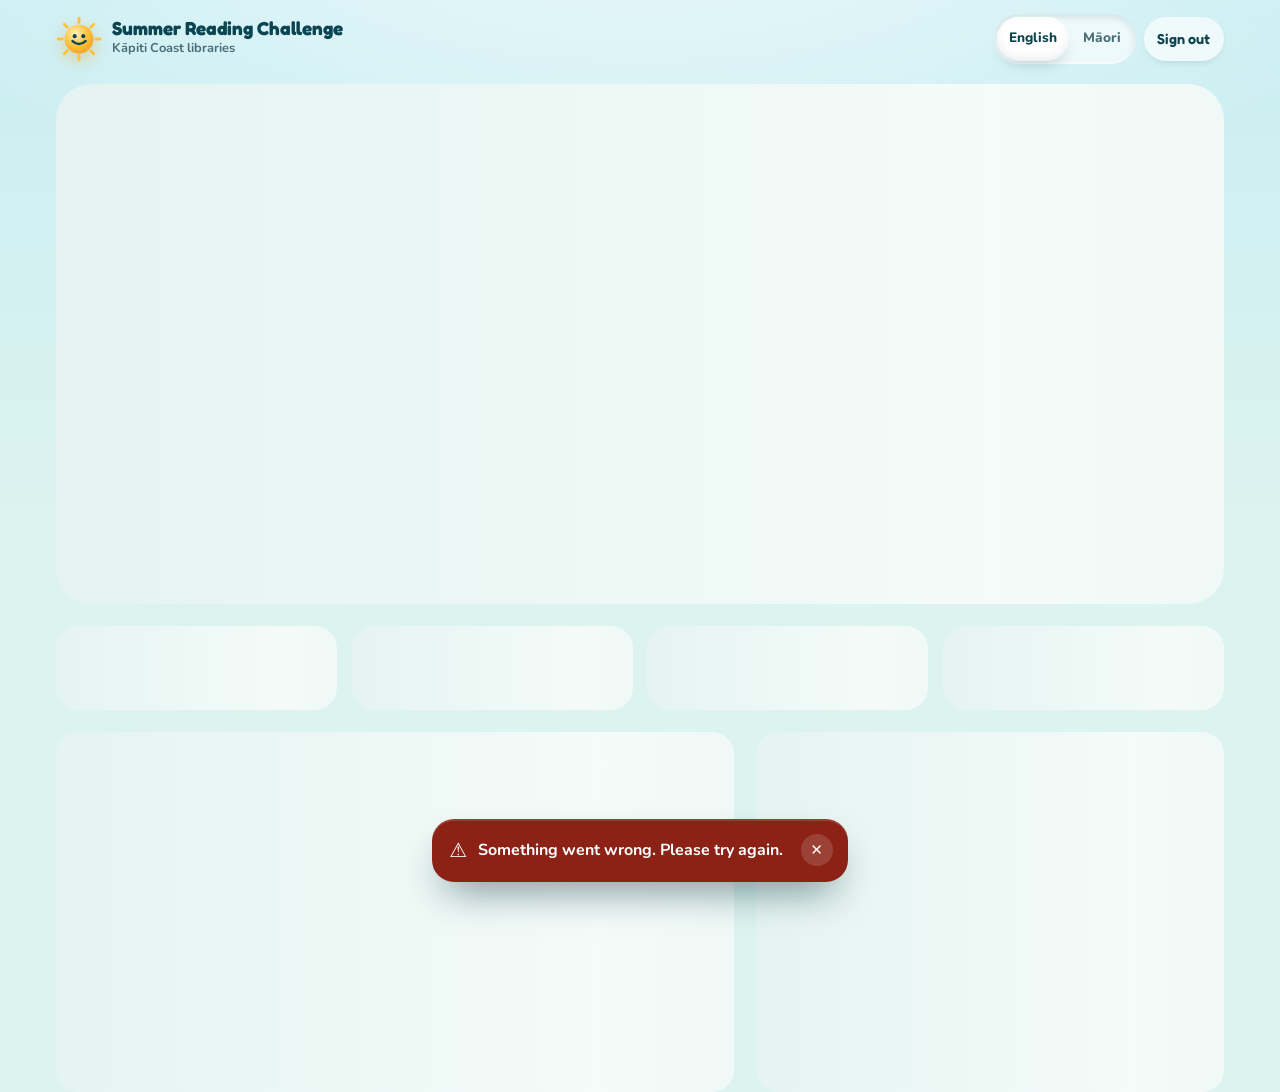
<file: app.html>
<!DOCTYPE html>
<html lang="en">
<head>
  <meta charset="UTF-8" />
  <meta http-equiv="Content-Security-Policy" content="default-src 'self'; script-src 'self'; style-src 'self'; font-src 'self'; img-src 'self' data: blob: https://mbyndfvtnefotnabolfc.supabase.co; connect-src 'self' https://mbyndfvtnefotnabolfc.supabase.co; media-src 'self' blob: mediastream: https://mbyndfvtnefotnabolfc.supabase.co; object-src 'none'; base-uri 'none'; form-action 'self'" />
  <meta name="viewport" content="width=device-width, initial-scale=1, viewport-fit=cover" />
  <meta name="referrer" content="no-referrer" />
  <meta name="theme-color" content="#a9e3f1" />
  <meta name="description" content="Get lost in a book this summer! Kāpiti's summer reading challenge: read, log your minutes and walk the length of Aotearoa together." />
  <title>Summer Reading Challenge</title>
  <link rel="icon" href="./favicon.svg" type="image/svg+xml" />
  <script src="./config.js"></script>
  <script type="module" crossorigin src="./assets/app-CFtEkTC3.js"></script>
  <link rel="modulepreload" crossorigin href="./assets/config-BJxkHtqF.js">
  <link rel="modulepreload" crossorigin href="./assets/disclose-version-B8UK1oE5.js">
  <link rel="modulepreload" crossorigin href="./assets/Footer-Ce9FMI9Z.js">
  <link rel="modulepreload" crossorigin href="./assets/events-JEggKWYo.js">
  <link rel="modulepreload" crossorigin href="./assets/confetti-CCN0G6yQ.js">
  <link rel="modulepreload" crossorigin href="./assets/library-visit.svelte-DJQtBWeG.js">
  <link rel="modulepreload" crossorigin href="./assets/island-geo-BdRoMfJt.js">
  <link rel="modulepreload" crossorigin href="./assets/storybook.svelte-DeRXwrM-.js">
  <link rel="modulepreload" crossorigin href="./assets/preload-helper-CRzLMJPS.js">
  <link rel="stylesheet" crossorigin href="./assets/config-CGcy0nxq.css">
  <link rel="stylesheet" crossorigin href="./assets/Footer-CBpyoNXv.css">
  <link rel="stylesheet" crossorigin href="./assets/confetti-CUEY_gnV.css">
  <link rel="stylesheet" crossorigin href="./assets/library-visit-CWtrKcn3.css">
  <link rel="stylesheet" crossorigin href="./assets/storybook-BdVn8Zn3.css">
  <link rel="stylesheet" crossorigin href="./assets/app-mm6coWGp.css">
</head>
<body>
  <div id="root"></div>
</body>
</html>
</file>
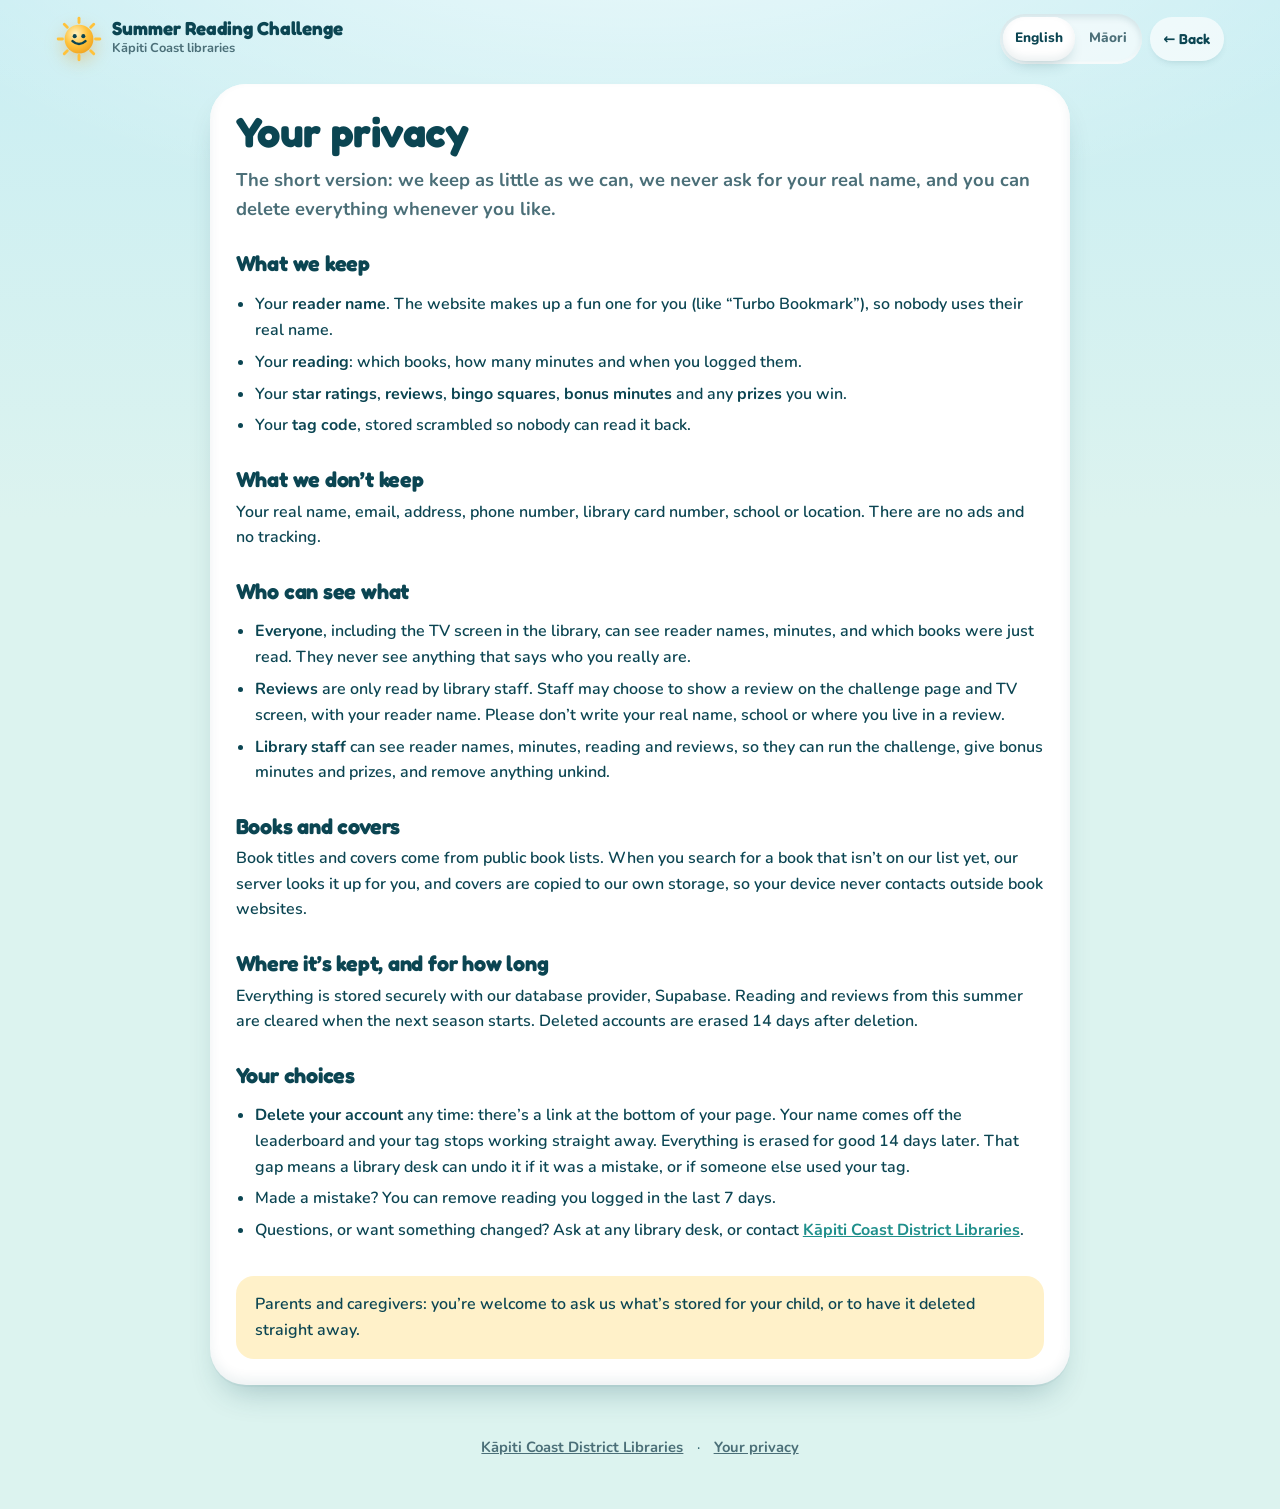
<file: privacy.html>
<!DOCTYPE html>
<html lang="en">
<head>
  <meta charset="UTF-8" />
  <meta http-equiv="Content-Security-Policy" content="default-src 'self'; script-src 'self'; style-src 'self'; font-src 'self'; img-src 'self' data:; connect-src 'self'; object-src 'none'; base-uri 'none'; form-action 'self'" />
  <meta name="viewport" content="width=device-width, initial-scale=1, viewport-fit=cover" />
  <meta name="referrer" content="no-referrer" />
  <title>Your privacy · Summer Reading Challenge</title>
  <link rel="icon" href="./favicon.svg" type="image/svg+xml" />
  <script type="module" crossorigin src="./assets/privacy-CNkRLxAP.js"></script>
  <link rel="modulepreload" crossorigin href="./assets/config-BJxkHtqF.js">
  <link rel="modulepreload" crossorigin href="./assets/disclose-version-B8UK1oE5.js">
  <link rel="modulepreload" crossorigin href="./assets/Footer-Ce9FMI9Z.js">
  <link rel="stylesheet" crossorigin href="./assets/config-CGcy0nxq.css">
  <link rel="stylesheet" crossorigin href="./assets/Footer-CBpyoNXv.css">
  <link rel="stylesheet" crossorigin href="./assets/privacy-l-v-QbQT.css">
</head>
<body>
  <!-- The words are in src/lib/i18n.svelte.js (privacy…), so they follow the
       reader's language and are in the translation spreadsheet. -->
  <div id="root"></div>
</body>
</html>
</file>
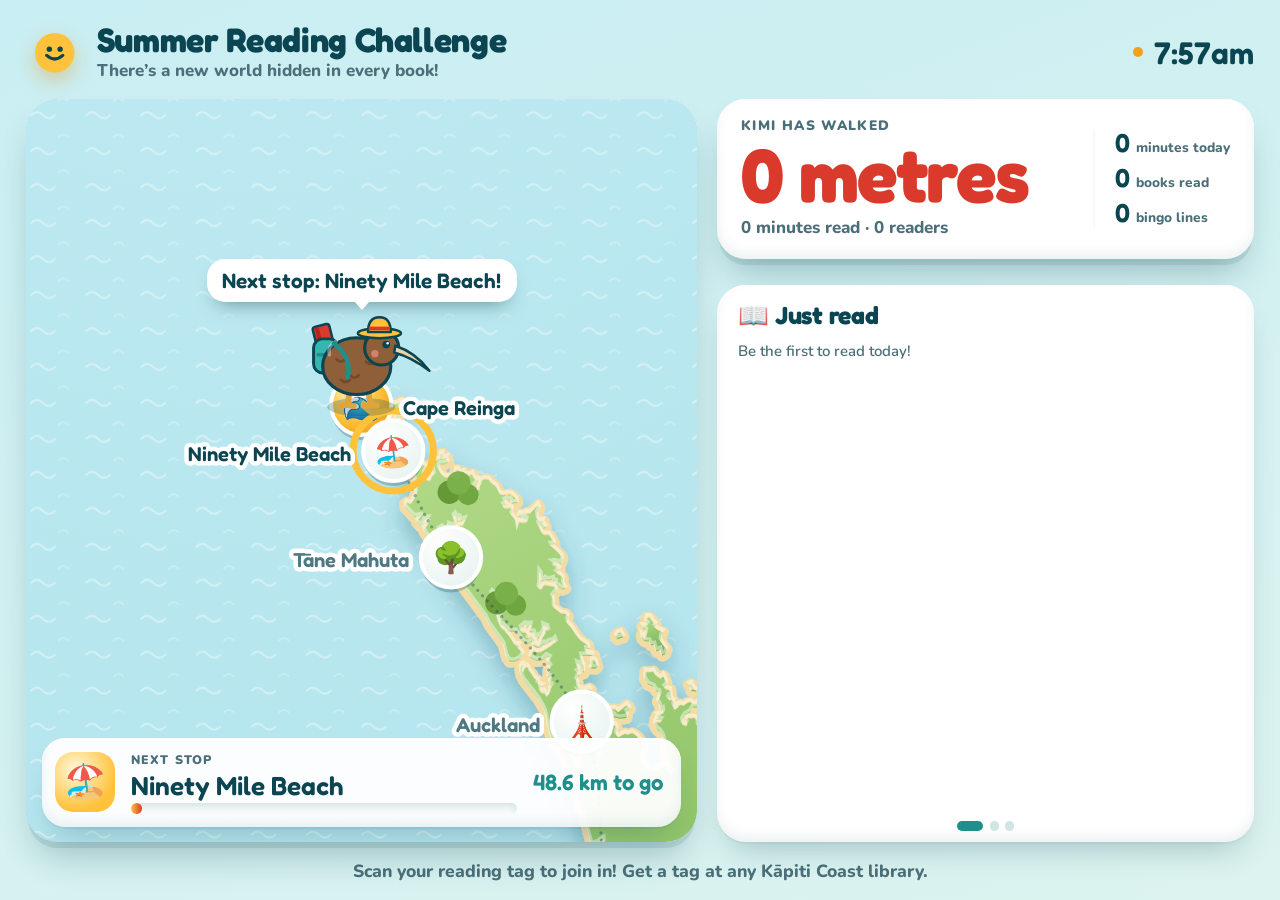
<file: tv.html>
<!DOCTYPE html>
<html lang="en">
<head>
  <meta charset="UTF-8" />
  <meta http-equiv="Content-Security-Policy" content="default-src 'self'; script-src 'self'; style-src 'self'; font-src 'self'; img-src 'self' data: blob: https://mbyndfvtnefotnabolfc.supabase.co; connect-src 'self' https://mbyndfvtnefotnabolfc.supabase.co; object-src 'none'; base-uri 'none'; form-action 'self'" />
  <meta name="viewport" content="width=device-width, initial-scale=1, viewport-fit=cover" />
  <meta name="referrer" content="no-referrer" />
  <meta name="theme-color" content="#a9e3f1" />
  <meta name="description" content="Get lost in a book this summer! Kāpiti's summer reading challenge: read, log your minutes and walk the length of Aotearoa together." />
  <title>Summer Reading Challenge</title>
  <link rel="icon" href="./favicon.svg" type="image/svg+xml" />
  <script src="./config.js"></script>
  <script type="module" crossorigin src="./assets/tv-DEgi3EJv.js"></script>
  <link rel="modulepreload" crossorigin href="./assets/config-BJxkHtqF.js">
  <link rel="modulepreload" crossorigin href="./assets/disclose-version-B8UK1oE5.js">
  <link rel="modulepreload" crossorigin href="./assets/events-JEggKWYo.js">
  <link rel="modulepreload" crossorigin href="./assets/confetti-CCN0G6yQ.js">
  <link rel="modulepreload" crossorigin href="./assets/island-geo-BdRoMfJt.js">
  <link rel="modulepreload" crossorigin href="./assets/storybook.svelte-DeRXwrM-.js">
  <link rel="stylesheet" crossorigin href="./assets/config-CGcy0nxq.css">
  <link rel="stylesheet" crossorigin href="./assets/confetti-CUEY_gnV.css">
  <link rel="stylesheet" crossorigin href="./assets/storybook-BdVn8Zn3.css">
  <link rel="stylesheet" crossorigin href="./assets/tv-KTJuZ-Ma.css">
</head>
<body>
  <div id="root"></div>
</body>
</html>
</file>
<file: assets/config-CGcy0nxq.css>
@font-face{font-family:Fredoka;font-style:normal;font-display:swap;font-weight:500;src:url(./fredoka-hebrew-500-normal-DdMTjgiE.woff2)format("woff2"),url(./fredoka-hebrew-500-normal-BtShCMVp.woff)format("woff");unicode-range:U+307-308,U+590-5FF,U+200C-2010,U+20AA,U+25CC,U+FB1D-FB4F}@font-face{font-family:Fredoka;font-style:normal;font-display:swap;font-weight:500;src:url(./fredoka-latin-ext-500-normal-0PZPWlWP.woff2)format("woff2"),url(./fredoka-latin-ext-500-normal-CA82fdYH.woff)format("woff");unicode-range:U+100-2BA,U+2BD-2C5,U+2C7-2CC,U+2CE-2D7,U+2DD-2FF,U+304,U+308,U+329,U+1D00-1DBF,U+1E00-1E9F,U+1EF2-1EFF,U+2020,U+20A0-20AB,U+20AD-20C0,U+2113,U+2C60-2C7F,U+A720-A7FF}@font-face{font-family:Fredoka;font-style:normal;font-display:swap;font-weight:500;src:url(./fredoka-latin-500-normal-B0JifZgm.woff2)format("woff2"),url(./fredoka-latin-500-normal-BL692wg7.woff)format("woff");unicode-range:U+??,U+131,U+152-153,U+2BB-2BC,U+2C6,U+2DA,U+2DC,U+304,U+308,U+329,U+2000-206F,U+20AC,U+2122,U+2191,U+2193,U+2212,U+2215,U+FEFF,U+FFFD}@font-face{font-family:Fredoka;font-style:normal;font-display:swap;font-weight:600;src:url(./fredoka-hebrew-600-normal-CTBxhdlE.woff2)format("woff2"),url(./fredoka-hebrew-600-normal-BiVDObXj.woff)format("woff");unicode-range:U+307-308,U+590-5FF,U+200C-2010,U+20AA,U+25CC,U+FB1D-FB4F}@font-face{font-family:Fredoka;font-style:normal;font-display:swap;font-weight:600;src:url(./fredoka-latin-ext-600-normal-GoyidTAB.woff2)format("woff2"),url(./fredoka-latin-ext-600-normal-BExgZzUO.woff)format("woff");unicode-range:U+100-2BA,U+2BD-2C5,U+2C7-2CC,U+2CE-2D7,U+2DD-2FF,U+304,U+308,U+329,U+1D00-1DBF,U+1E00-1E9F,U+1EF2-1EFF,U+2020,U+20A0-20AB,U+20AD-20C0,U+2113,U+2C60-2C7F,U+A720-A7FF}@font-face{font-family:Fredoka;font-style:normal;font-display:swap;font-weight:600;src:url(./fredoka-latin-600-normal-C4zohCW5.woff2)format("woff2"),url(./fredoka-latin-600-normal-CcrEjrB4.woff)format("woff");unicode-range:U+??,U+131,U+152-153,U+2BB-2BC,U+2C6,U+2DA,U+2DC,U+304,U+308,U+329,U+2000-206F,U+20AC,U+2122,U+2191,U+2193,U+2212,U+2215,U+FEFF,U+FFFD}@font-face{font-family:Fredoka;font-style:normal;font-display:swap;font-weight:700;src:url(./fredoka-hebrew-700-normal-DBqnFHCe.woff2)format("woff2"),url(./fredoka-hebrew-700-normal-DiqR04Vd.woff)format("woff");unicode-range:U+307-308,U+590-5FF,U+200C-2010,U+20AA,U+25CC,U+FB1D-FB4F}@font-face{font-family:Fredoka;font-style:normal;font-display:swap;font-weight:700;src:url(./fredoka-latin-ext-700-normal--a2O67AJ.woff2)format("woff2"),url(./fredoka-latin-ext-700-normal-DBnuyHy7.woff)format("woff");unicode-range:U+100-2BA,U+2BD-2C5,U+2C7-2CC,U+2CE-2D7,U+2DD-2FF,U+304,U+308,U+329,U+1D00-1DBF,U+1E00-1E9F,U+1EF2-1EFF,U+2020,U+20A0-20AB,U+20AD-20C0,U+2113,U+2C60-2C7F,U+A720-A7FF}@font-face{font-family:Fredoka;font-style:normal;font-display:swap;font-weight:700;src:url(./fredoka-latin-700-normal-BOIZVyIN.woff2)format("woff2"),url(./fredoka-latin-700-normal-C8FeHd3X.woff)format("woff");unicode-range:U+??,U+131,U+152-153,U+2BB-2BC,U+2C6,U+2DA,U+2DC,U+304,U+308,U+329,U+2000-206F,U+20AC,U+2122,U+2191,U+2193,U+2212,U+2215,U+FEFF,U+FFFD}@font-face{font-family:Nunito;font-style:normal;font-display:swap;font-weight:400;src:url(./nunito-cyrillic-ext-400-normal-CuPM9foi.woff2)format("woff2"),url(./nunito-cyrillic-ext-400-normal-xaE7D4Sw.woff)format("woff");unicode-range:U+460-52F,U+1C80-1C8A,U+20B4,U+2DE0-2DFF,U+A640-A69F,U+FE2E-FE2F}@font-face{font-family:Nunito;font-style:normal;font-display:swap;font-weight:400;src:url(./nunito-cyrillic-400-normal-xAOo5cBP.woff2)format("woff2"),url(./nunito-cyrillic-400-normal-D1j0u8EH.woff)format("woff");unicode-range:U+301,U+400-45F,U+490-491,U+4B0-4B1,U+2116}@font-face{font-family:Nunito;font-style:normal;font-display:swap;font-weight:400;src:url(./nunito-vietnamese-400-normal-BHkVbP3T.woff2)format("woff2"),url(./nunito-vietnamese-400-normal-DtOtW02z.woff)format("woff");unicode-range:U+102-103,U+110-111,U+128-129,U+168-169,U+1A0-1A1,U+1AF-1B0,U+300-301,U+303-304,U+308-309,U+323,U+329,U+1EA0-1EF9,U+20AB}@font-face{font-family:Nunito;font-style:normal;font-display:swap;font-weight:400;src:url(./nunito-latin-ext-400-normal-i-8OOpdj.woff2)format("woff2"),url(./nunito-latin-ext-400-normal-CjMJVfGn.woff)format("woff");unicode-range:U+100-2BA,U+2BD-2C5,U+2C7-2CC,U+2CE-2D7,U+2DD-2FF,U+304,U+308,U+329,U+1D00-1DBF,U+1E00-1E9F,U+1EF2-1EFF,U+2020,U+20A0-20AB,U+20AD-20C0,U+2113,U+2C60-2C7F,U+A720-A7FF}@font-face{font-family:Nunito;font-style:normal;font-display:swap;font-weight:400;src:url(./nunito-latin-400-normal-r8SDr6Up.woff2)format("woff2"),url(./nunito-latin-400-normal-DKg4f3fz.woff)format("woff");unicode-range:U+??,U+131,U+152-153,U+2BB-2BC,U+2C6,U+2DA,U+2DC,U+304,U+308,U+329,U+2000-206F,U+20AC,U+2122,U+2191,U+2193,U+2212,U+2215,U+FEFF,U+FFFD}@font-face{font-family:Nunito;font-style:normal;font-display:swap;font-weight:600;src:url(./nunito-cyrillic-ext-600-normal-CWPPjBOD.woff2)format("woff2"),url(./nunito-cyrillic-ext-600-normal-vnfu4DTE.woff)format("woff");unicode-range:U+460-52F,U+1C80-1C8A,U+20B4,U+2DE0-2DFF,U+A640-A69F,U+FE2E-FE2F}@font-face{font-family:Nunito;font-style:normal;font-display:swap;font-weight:600;src:url(./nunito-cyrillic-600-normal-DJGQ2h05.woff2)format("woff2"),url(./nunito-cyrillic-600-normal-BUjmtIuu.woff)format("woff");unicode-range:U+301,U+400-45F,U+490-491,U+4B0-4B1,U+2116}@font-face{font-family:Nunito;font-style:normal;font-display:swap;font-weight:600;src:url(./nunito-vietnamese-600-normal-BY8O6Cug.woff2)format("woff2"),url(./nunito-vietnamese-600-normal-DO1RqFw5.woff)format("woff");unicode-range:U+102-103,U+110-111,U+128-129,U+168-169,U+1A0-1A1,U+1AF-1B0,U+300-301,U+303-304,U+308-309,U+323,U+329,U+1EA0-1EF9,U+20AB}@font-face{font-family:Nunito;font-style:normal;font-display:swap;font-weight:600;src:url(./nunito-latin-ext-600-normal-Dd9Zuxh1.woff2)format("woff2"),url(./nunito-latin-ext-600-normal-BKUpuB78.woff)format("woff");unicode-range:U+100-2BA,U+2BD-2C5,U+2C7-2CC,U+2CE-2D7,U+2DD-2FF,U+304,U+308,U+329,U+1D00-1DBF,U+1E00-1E9F,U+1EF2-1EFF,U+2020,U+20A0-20AB,U+20AD-20C0,U+2113,U+2C60-2C7F,U+A720-A7FF}@font-face{font-family:Nunito;font-style:normal;font-display:swap;font-weight:600;src:url(./nunito-latin-600-normal-Br8yIETf.woff2)format("woff2"),url(./nunito-latin-600-normal-Cd0eNu1l.woff)format("woff");unicode-range:U+??,U+131,U+152-153,U+2BB-2BC,U+2C6,U+2DA,U+2DC,U+304,U+308,U+329,U+2000-206F,U+20AC,U+2122,U+2191,U+2193,U+2212,U+2215,U+FEFF,U+FFFD}@font-face{font-family:Nunito;font-style:normal;font-display:swap;font-weight:700;src:url(./nunito-cyrillic-ext-700-normal-BuR0mlCG.woff2)format("woff2"),url(./nunito-cyrillic-ext-700-normal-DfoqN4Gs.woff)format("woff");unicode-range:U+460-52F,U+1C80-1C8A,U+20B4,U+2DE0-2DFF,U+A640-A69F,U+FE2E-FE2F}@font-face{font-family:Nunito;font-style:normal;font-display:swap;font-weight:700;src:url(./nunito-cyrillic-700-normal-DP36NgGt.woff2)format("woff2"),url(./nunito-cyrillic-700-normal-DfHRUDv-.woff)format("woff");unicode-range:U+301,U+400-45F,U+490-491,U+4B0-4B1,U+2116}@font-face{font-family:Nunito;font-style:normal;font-display:swap;font-weight:700;src:url(./nunito-vietnamese-700-normal-Ch8EUCfz.woff2)format("woff2"),url(./nunito-vietnamese-700-normal-C9SQsXvj.woff)format("woff");unicode-range:U+102-103,U+110-111,U+128-129,U+168-169,U+1A0-1A1,U+1AF-1B0,U+300-301,U+303-304,U+308-309,U+323,U+329,U+1EA0-1EF9,U+20AB}@font-face{font-family:Nunito;font-style:normal;font-display:swap;font-weight:700;src:url(./nunito-latin-ext-700-normal-BWeMsAzO.woff2)format("woff2"),url(./nunito-latin-ext-700-normal-D4woHhbd.woff)format("woff");unicode-range:U+100-2BA,U+2BD-2C5,U+2C7-2CC,U+2CE-2D7,U+2DD-2FF,U+304,U+308,U+329,U+1D00-1DBF,U+1E00-1E9F,U+1EF2-1EFF,U+2020,U+20A0-20AB,U+20AD-20C0,U+2113,U+2C60-2C7F,U+A720-A7FF}@font-face{font-family:Nunito;font-style:normal;font-display:swap;font-weight:700;src:url(./nunito-latin-700-normal-Dort48En.woff2)format("woff2"),url(./nunito-latin-700-normal-OcDqTBcA.woff)format("woff");unicode-range:U+??,U+131,U+152-153,U+2BB-2BC,U+2C6,U+2DA,U+2DC,U+304,U+308,U+329,U+2000-206F,U+20AC,U+2122,U+2191,U+2193,U+2212,U+2215,U+FEFF,U+FFFD}@font-face{font-family:Nunito;font-style:normal;font-display:swap;font-weight:800;src:url(./nunito-cyrillic-ext-800-normal-B-cvGohL.woff2)format("woff2"),url(./nunito-cyrillic-ext-800-normal-pjRatrRO.woff)format("woff");unicode-range:U+460-52F,U+1C80-1C8A,U+20B4,U+2DE0-2DFF,U+A640-A69F,U+FE2E-FE2F}@font-face{font-family:Nunito;font-style:normal;font-display:swap;font-weight:800;src:url(./nunito-cyrillic-800-normal-D3igD7Kl.woff2)format("woff2"),url(./nunito-cyrillic-800-normal-DymMgApb.woff)format("woff");unicode-range:U+301,U+400-45F,U+490-491,U+4B0-4B1,U+2116}@font-face{font-family:Nunito;font-style:normal;font-display:swap;font-weight:800;src:url(./nunito-vietnamese-800-normal-D_CZYdm9.woff2)format("woff2"),url(./nunito-vietnamese-800-normal-Dz0hZPb5.woff)format("woff");unicode-range:U+102-103,U+110-111,U+128-129,U+168-169,U+1A0-1A1,U+1AF-1B0,U+300-301,U+303-304,U+308-309,U+323,U+329,U+1EA0-1EF9,U+20AB}@font-face{font-family:Nunito;font-style:normal;font-display:swap;font-weight:800;src:url(./nunito-latin-ext-800-normal-CtU8tJOV.woff2)format("woff2"),url(./nunito-latin-ext-800-normal-CDcxIxx8.woff)format("woff");unicode-range:U+100-2BA,U+2BD-2C5,U+2C7-2CC,U+2CE-2D7,U+2DD-2FF,U+304,U+308,U+329,U+1D00-1DBF,U+1E00-1E9F,U+1EF2-1EFF,U+2020,U+20A0-20AB,U+20AD-20C0,U+2113,U+2C60-2C7F,U+A720-A7FF}@font-face{font-family:Nunito;font-style:normal;font-display:swap;font-weight:800;src:url(./nunito-latin-800-normal-Dz8SOQK_.woff2)format("woff2"),url(./nunito-latin-800-normal-D-J0wlBY.woff)format("woff");unicode-range:U+??,U+131,U+152-153,U+2BB-2BC,U+2C6,U+2DA,U+2DC,U+304,U+308,U+329,U+2000-206F,U+20AC,U+2122,U+2191,U+2193,U+2212,U+2215,U+FEFF,U+FFFD}@font-face{font-family:Nunito;font-style:normal;font-display:swap;font-weight:900;src:url(./nunito-cyrillic-ext-900-normal-BLeVovcl.woff2)format("woff2"),url(./nunito-cyrillic-ext-900-normal-DKFql_-q.woff)format("woff");unicode-range:U+460-52F,U+1C80-1C8A,U+20B4,U+2DE0-2DFF,U+A640-A69F,U+FE2E-FE2F}@font-face{font-family:Nunito;font-style:normal;font-display:swap;font-weight:900;src:url(./nunito-cyrillic-900-normal-CWPcV0_V.woff2)format("woff2"),url(./nunito-cyrillic-900-normal-Dr1fjxoU.woff)format("woff");unicode-range:U+301,U+400-45F,U+490-491,U+4B0-4B1,U+2116}@font-face{font-family:Nunito;font-style:normal;font-display:swap;font-weight:900;src:url(./nunito-vietnamese-900-normal-D6LWQAy_.woff2)format("woff2"),url(./nunito-vietnamese-900-normal-WV2-fBew.woff)format("woff");unicode-range:U+102-103,U+110-111,U+128-129,U+168-169,U+1A0-1A1,U+1AF-1B0,U+300-301,U+303-304,U+308-309,U+323,U+329,U+1EA0-1EF9,U+20AB}@font-face{font-family:Nunito;font-style:normal;font-display:swap;font-weight:900;src:url(./nunito-latin-ext-900-normal-Dllsvgjo.woff2)format("woff2"),url(./nunito-latin-ext-900-normal-CTBZd6bf.woff)format("woff");unicode-range:U+100-2BA,U+2BD-2C5,U+2C7-2CC,U+2CE-2D7,U+2DD-2FF,U+304,U+308,U+329,U+1D00-1DBF,U+1E00-1E9F,U+1EF2-1EFF,U+2020,U+20A0-20AB,U+20AD-20C0,U+2113,U+2C60-2C7F,U+A720-A7FF}@font-face{font-family:Nunito;font-style:normal;font-display:swap;font-weight:900;src:url(./nunito-latin-900-normal-BVB1fGs6.woff2)format("woff2"),url(./nunito-latin-900-normal-CVn49sIn.woff)format("woff");unicode-range:U+??,U+131,U+152-153,U+2BB-2BC,U+2C6,U+2DA,U+2DC,U+304,U+308,U+329,U+2000-206F,U+20AC,U+2122,U+2191,U+2193,U+2212,U+2215,U+FEFF,U+FFFD}@font-face{font-family:Fredoka;font-style:normal;font-weight:500;font-display:swap;unicode-range:U+12B;src:url(./nunito-latin-ext-700-normal-BWeMsAzO.woff2)format("woff2")}@font-face{font-family:Fredoka;font-style:normal;font-weight:600;font-display:swap;unicode-range:U+12B;src:url(./nunito-latin-ext-800-normal-CtU8tJOV.woff2)format("woff2")}@font-face{font-family:Fredoka;font-style:normal;font-weight:700;font-display:swap;unicode-range:U+12B;src:url(./nunito-latin-ext-900-normal-Dllsvgjo.woff2)format("woff2")}:root{--ink:#0b4552;--ink-soft:#4b6f78;--ink-faint:#5f7f86;--lagoon:#35b7b0;--lagoon-deep:#1f8f8b;--shallow:#dcf3ef;--foam:#f4fbf9;--sky:#a9e3f1;--sun:#ffc23a;--sun-deep:#f0a21f;--sun-soft:#fff1c9;--pohutukawa:#d93a2b;--pohutukawa-deep:#b32719;--pohutukawa-soft:#fde4e0;--kawakawa:#5f9230;--kawakawa-deep:#4a7524;--kawakawa-soft:#e4f1d3;--sand:#f3dca4;--white:#fff;--line:#cfe6e2;--radius-xl:36px;--radius-lg:28px;--radius:22px;--radius-sm:14px;--clay:0 18px 32px -14px #0b45524d, 0 2px 0 #0b45520a, inset 0 -6px 12px #0b455212, inset 0 3px 0 #fffffff2;--clay-raised:0 8px 0 -2px #0b45521a, 0 22px 36px -12px #0b455252, inset 0 -6px 12px #0b455212, inset 0 3px 0 #fffffff2;--clay-sm:0 8px 16px -8px #0b455252, inset 0 -4px 8px #0b455214, inset 0 2px 0 #ffffffe6;--clay-pressed:inset 0 6px 12px #00000029, inset 0 -2px 4px #ffffff59;--clay-well:inset 0 3px 7px #0b455221, inset 0 -2px 3px #ffffffe6;--font-display:"Fredoka", "Nunito", system-ui, sans-serif;--font-body:"Nunito", system-ui, sans-serif;--ease-out:cubic-bezier(.2, .8, .2, 1);--ease-spring:cubic-bezier(.34, 1.56, .64, 1);font-family:var(--font-body);color:var(--ink);-webkit-font-smoothing:antialiased}*,:before,:after{box-sizing:border-box}html{-webkit-text-size-adjust:100%;scroll-behavior:smooth}@media (prefers-reduced-motion:reduce){html{scroll-behavior:auto}}body{padding-left:env(safe-area-inset-left);padding-right:env(safe-area-inset-right);background:radial-gradient(1200px 500px at 50% -120px, #ffffffb3, transparent 70%), linear-gradient(180deg, #c9eef3 0, var(--shallow) 520px, var(--shallow) 100%);background-color:var(--shallow);min-height:100vh;margin:0;line-height:1.5}h1,h2,h3,h4{font-family:var(--font-display);letter-spacing:-.01em;margin:0;font-weight:700;line-height:1.1}p{margin:0}button,input,textarea,select{font:inherit;color:inherit}img{max-width:100%;display:block}a{color:var(--lagoon-deep);font-weight:700}:focus-visible{outline:3px solid var(--ink);outline-offset:3px;box-shadow:0 0 0 6px #ffc23a8c}::selection{background:var(--sun);color:var(--ink)}.sr-only{clip:rect(0 0 0 0);white-space:nowrap;width:1px;height:1px;position:absolute;overflow:hidden}.muted{color:var(--ink-soft)}.num{font-variant-numeric:tabular-nums}.card{background:var(--white);border-radius:var(--radius-lg);box-shadow:var(--clay);min-width:0;padding:clamp(1.1rem,2.6vw,1.6rem)}.card-head{flex-wrap:wrap;justify-content:space-between;align-items:center;gap:.75rem;margin-bottom:1rem;display:flex}.card-head h2{align-items:center;gap:.55rem;font-size:clamp(1.3rem,2.4vw,1.55rem);display:flex}.card-head .hint{color:var(--ink-soft);font-size:.9rem;font-weight:700}.emoji-badge{background:var(--badge,var(--shallow));border-radius:14px;flex:none;place-items:center;width:40px;height:40px;font-size:1.3rem;display:grid;box-shadow:inset 0 -3px 5px #0b45521a,inset 0 2px #fffc}.emoji-badge.badge-sea{--badge:#d6f0ee}.btn{--btn-bg:var(--white);--btn-fg:var(--ink);cursor:pointer;text-align:center;text-wrap:balance;min-height:48px;line-height:1.2;font-family:var(--font-display);letter-spacing:.01em;background:var(--btn-bg);color:var(--btn-fg);box-shadow:var(--clay-sm);transition:transform .14s var(--ease-out), box-shadow .14s ease, filter .15s, background-color .2s;-webkit-tap-highlight-color:transparent;border:0;border-radius:999px;justify-content:center;align-items:center;gap:.5rem;padding:.75rem 1.35rem;font-size:1.05rem;font-weight:600;text-decoration:none;display:inline-flex}.btn:hover{filter:brightness(1.04);transform:translateY(-1px)}.btn:active{box-shadow:var(--clay-pressed);transform:translateY(2px)scale(.98)}.btn:disabled{opacity:.55;cursor:not-allowed;filter:none;transform:none}.btn-primary{--btn-bg:linear-gradient(180deg, #e8513f, var(--pohutukawa) 55%, #c83020);--btn-fg:#fff;background:var(--btn-bg);box-shadow:0 14px 24px -10px #b32719b3,inset 0 -5px 9px #00000029,inset 0 3px #ffffff4d}.btn-primary:active{box-shadow:inset 0 6px 12px #00000040}.btn-sea{--btn-fg:#fff;background:linear-gradient(180deg, #2aa29d, var(--lagoon-deep));box-shadow:0 12px 22px -10px #1f8f8bcc,inset 0 -5px 9px #00000024,inset 0 3px #ffffff4d}.btn-sun{--btn-fg:var(--ink);background:linear-gradient(180deg, #ffd25e, var(--sun));box-shadow:0 12px 22px -10px #c88c00b3,inset 0 -5px 9px #b46e002e,inset 0 3px #ffffff8c}.btn-soft{--btn-bg:var(--foam)}.btn-ghost{--btn-bg:#ffffffa6;min-height:42px;padding:.5rem 1rem;font-size:.98rem;box-shadow:0 4px 10px -6px #0b45524d}.btn-small{min-height:36px;padding:.35rem .85rem;font-size:.9rem}.btn-big{min-height:64px;padding:1rem 1.9rem;font-size:1.3rem}.btn-danger{--btn-bg:var(--pohutukawa-soft);--btn-fg:var(--pohutukawa-deep)}.btn-block{width:100%}.icon-btn{cursor:pointer;background:var(--foam);width:44px;height:44px;box-shadow:var(--clay-sm);color:var(--ink);transition:transform .14s var(--ease-out);border:0;border-radius:50%;place-items:center;font-size:1.15rem;display:grid}.icon-btn:active{box-shadow:var(--clay-pressed);transform:scale(.94)}.input,textarea.input{border-radius:var(--radius-sm);background:var(--foam);width:100%;min-height:52px;box-shadow:var(--clay-well);border:0;padding:.8rem 1.05rem;font-size:1.05rem;transition:box-shadow .15s}textarea.input{resize:vertical;line-height:1.45}.input:focus{box-shadow:var(--clay-well), 0 0 0 3px var(--lagoon);outline:none}.input::placeholder{color:var(--ink-faint)}.field-label{margin:0 0 .45rem;font-size:.95rem;font-weight:800;display:block}.message{color:var(--pohutukawa-deep);min-height:1.4em;font-weight:700}.message.ok{color:var(--kawakawa-deep)}.message:empty{display:none}.chips{flex-wrap:wrap;gap:.5rem;display:flex}.chip{cursor:pointer;background:var(--foam);min-width:58px;min-height:46px;font-family:var(--font-display);box-shadow:var(--clay-sm);transition:transform .12s var(--ease-out), background-color .15s;border:0;border-radius:999px;padding:.45rem 1rem;font-size:1.08rem;font-weight:600}.chip:active{transform:scale(.95)}.chip[aria-pressed=true]{background:var(--lagoon-deep);color:#fff;box-shadow:var(--clay-pressed)}.pill{background:var(--shallow);color:var(--ink);border-radius:999px;align-items:center;gap:.3rem;padding:.2rem .65rem;font-size:.82rem;font-weight:800;display:inline-flex}.pill.sun{background:var(--sun-soft)}.pill.green{background:var(--kawakawa-soft);color:var(--kawakawa-deep)}dialog.modal{color:var(--ink);background:0 0;border:0;width:min(520px,100vw - 24px);max-height:calc(100dvh - 24px);padding:0;overflow:visible}dialog.modal::backdrop{-webkit-backdrop-filter:blur(4px);backdrop-filter:blur(4px);background:#0b374280}.modal-body{background:var(--white);border-radius:var(--radius-xl);overscroll-behavior:contain;max-height:calc(100dvh - 24px);padding:clamp(1.25rem,4vw,1.9rem);position:relative;overflow:auto;box-shadow:0 30px 70px -20px #0b37428c,inset 0 -6px 12px #0b45520d,inset 0 3px #fffffff2}.modal-body h2{margin-bottom:.5rem;padding-right:2.6rem;font-size:clamp(1.45rem,4.5vw,1.8rem)}.modal-close{z-index:2;position:absolute;top:16px;right:16px}.modal-actions{flex-wrap:wrap;justify-content:flex-end;gap:.6rem;margin-top:1.4rem;display:flex}@media (max-width:520px){dialog.modal{width:100vw;max-width:100vw;max-height:94dvh;margin:auto 0 0}.modal-body{max-height:94dvh;padding-bottom:calc(1.25rem + env(safe-area-inset-bottom));border-radius:30px 30px 0 0}.modal-actions .btn{flex:auto}}.empty{color:var(--ink-soft);text-align:center;padding:1.2rem .5rem;font-weight:700}.empty .big-emoji{margin-bottom:.35rem;font-size:2.2rem;display:block}.skeleton{border-radius:var(--radius);background:linear-gradient(90deg,#e5f4f1 0,#f4fbf9 40%,#e5f4f1 80%) 0 0/200% 100%;animation:1.4s linear infinite shimmer}@keyframes shimmer{to{background-position:-200% 0}}@media (prefers-reduced-motion:reduce){*,:before,:after{transition-duration:.01ms!important;animation-duration:.01ms!important;animation-iteration-count:1!important}}.confetti-canvas{pointer-events:none;z-index:100;width:100%;height:100%;position:fixed;top:0;bottom:0;left:0;right:0}
</file>
<file: assets/Footer-CBpyoNXv.css>
.site-header.svelte-oiwvqb{z-index:5;position:relative}.inner.svelte-oiwvqb{align-items:center;gap:.75rem;max-width:1200px;margin:0 auto;padding:.85rem 16px;display:flex}.wordmark.svelte-oiwvqb{color:var(--ink);align-items:center;gap:.6rem;min-width:0;margin-right:auto;text-decoration:none;display:flex}.sun.svelte-oiwvqb{filter:drop-shadow(0 6px 8px #e2961e59);flex:none;width:46px;height:46px}.rays.svelte-oiwvqb{transform-origin:32px 32px;animation:40s linear infinite svelte-oiwvqb-spin}@keyframes svelte-oiwvqb-spin{to{transform:rotate(360deg)}}.words.svelte-oiwvqb{flex-direction:column;min-width:0;display:flex}.words.svelte-oiwvqb b:where(.svelte-oiwvqb){font-family:var(--font-display);font-size:1.18rem;font-weight:700;line-height:1.05}.words.svelte-oiwvqb small:where(.svelte-oiwvqb){color:var(--ink-soft);font-size:.8rem;font-weight:700}.actions.svelte-oiwvqb{flex:none;align-items:center;gap:.5rem;display:flex}.lang.svelte-oiwvqb{box-shadow:var(--clay-well);background:#fff9;border-radius:999px;gap:2px;padding:3px;display:flex}.lang.svelte-oiwvqb button:where(.svelte-oiwvqb){cursor:pointer;min-height:44px;color:var(--ink-soft);background:0 0;border:0;border-radius:999px;padding:0 .75rem;font-size:.85rem;font-weight:800}.lang.svelte-oiwvqb button.on:where(.svelte-oiwvqb){color:var(--ink);box-shadow:var(--clay-sm);background:#fff}.actions.svelte-oiwvqb .btn-small:where(.svelte-oiwvqb){min-height:44px}.me.svelte-oiwvqb{box-shadow:var(--clay-sm);background:#fff;border-radius:999px;align-items:center;gap:.5rem;min-width:0;max-width:230px;padding:5px 14px 5px 5px;font-size:.95rem;font-weight:800;display:flex}.me.svelte-oiwvqb i:where(.svelte-oiwvqb){width:34px;height:34px;font-style:normal;font-family:var(--font-display);color:var(--ink);background:radial-gradient(circle at 35% 30%, #fff2c2, var(--sun) 65%);border-radius:50%;flex:none;place-items:center;font-weight:700;display:grid;box-shadow:inset 0 -3px 5px #aa6e0040}.me-name.svelte-oiwvqb{white-space:nowrap;text-overflow:ellipsis;overflow:hidden}.wordmark.svelte-oiwvqb{min-width:44px;min-height:44px}@media (max-width:720px){.words.svelte-oiwvqb small:where(.svelte-oiwvqb){display:none}.me-name.svelte-oiwvqb{display:none}.me.svelte-oiwvqb{padding:5px}}@media (max-width:480px){.words.svelte-oiwvqb{display:none}.sun.svelte-oiwvqb{width:44px;height:44px}}@media (max-width:400px){.inner.svelte-oiwvqb{gap:.35rem;padding-inline-start:10px;padding-inline-end:10px}.sun.svelte-oiwvqb{width:36px;height:36px}.actions.svelte-oiwvqb{gap:.3rem}.lang.svelte-oiwvqb button:where(.svelte-oiwvqb){padding:0 .55rem;font-size:.8rem}.actions.svelte-oiwvqb .btn-small:where(.svelte-oiwvqb){padding-inline-start:.75rem;padding-inline-end:.75rem}}@media (max-width:359px){.me.svelte-oiwvqb{display:none}}@media (prefers-reduced-motion:reduce){.rays.svelte-oiwvqb{animation:none}}.site-footer.svelte-1sr6y3t{text-align:center;padding:2.5rem 16px calc(2.5rem + env(safe-area-inset-bottom));flex-direction:column;align-items:center;gap:.6rem;display:flex}.site-footer.fab.svelte-1sr6y3t{padding-bottom:calc(6.5rem + env(safe-area-inset-bottom))}.site-footer.svelte-1sr6y3t p:where(.svelte-1sr6y3t){flex-wrap:wrap;justify-content:center;align-items:center;gap:0 .6rem;font-size:.92rem;display:flex}.site-footer.svelte-1sr6y3t a:where(.svelte-1sr6y3t){color:var(--ink-soft);align-items:center;min-height:44px;padding:0 4px;display:inline-flex}@media (max-width:420px){.site-footer.svelte-1sr6y3t p:where(.svelte-1sr6y3t):first-of-type{flex-direction:column;gap:0}.site-footer.svelte-1sr6y3t p:where(.svelte-1sr6y3t):first-of-type>span:where(.svelte-1sr6y3t){display:none}}
</file>
<file: assets/confetti-CUEY_gnV.css>
.walking.svelte-1coiv9a .bob:where(.svelte-1coiv9a){animation:.5s ease-in-out infinite alternate svelte-1coiv9a-bob}@keyframes svelte-1coiv9a-bob{to{transform:translateY(-1.8px)rotate(-1.5deg)}}.walking.svelte-1coiv9a .leg-a:where(.svelte-1coiv9a){transform-origin:-5px -7px;animation:.5s ease-in-out infinite alternate svelte-1coiv9a-step}.walking.svelte-1coiv9a .leg-b:where(.svelte-1coiv9a){transform-origin:3px -7px;animation:.5s ease-in-out infinite alternate-reverse svelte-1coiv9a-step}@keyframes svelte-1coiv9a-step{0%{transform:rotate(-26deg)}to{transform:rotate(26deg)}}@media (prefers-reduced-motion:reduce){.bob.svelte-1coiv9a,.leg-a.svelte-1coiv9a,.leg-b.svelte-1coiv9a{animation:none!important}}.bubble.svelte-1klra0m{pointer-events:none;width:max-content;transform-origin:var(--tail) 100%;color:var(--ink);text-align:center;font-family:var(--font-display);animation:svelte-1klra0m-say .45s var(--ease-spring);background:#fff;border-radius:18px;padding:.5rem .85rem;font-size:.98rem;font-weight:600;line-height:1.2;position:absolute;top:0;left:0;box-shadow:0 10px 20px -10px #0b37428c}.bubble.svelte-1klra0m:after{content:"";left:var(--tail);bottom:calc(1px - var(--tail-h));border:8px solid #0000;border-bottom:0;border-top:var(--tail-h) solid #fff;margin-left:-8px;position:absolute}.bubble.below.svelte-1klra0m{transform-origin:var(--tail) 0}.bubble.below.svelte-1klra0m:after{top:calc(1px - var(--tail-h));border-top:0;border-bottom:var(--tail-h) solid #fff;bottom:auto}.bubble.narrow.svelte-1klra0m{padding:.45rem .75rem;font-size:.9rem}.tv.svelte-1klra0m .bubble:where(.svelte-1klra0m){border-radius:1.4rem;padding:.7rem 1.2rem;font-size:1.6rem}@keyframes svelte-1klra0m-say{0%{opacity:0;transform:scale(.6)}}.map.svelte-1klra0m{border-radius:inherit;background:#8fd3e0;width:100%;height:100%;position:relative;overflow:hidden}svg.svelte-1klra0m{width:100%;height:100%;display:block}.waves.svelte-1klra0m{animation:16s linear infinite svelte-1klra0m-waves}@keyframes svelte-1klra0m-waves{to{transform:translate(46px)}}.sea-label.svelte-1klra0m{font-family:var(--font-display);fill:#fff;fill-opacity:.8;text-anchor:middle;letter-spacing:.12em;text-transform:uppercase;font-weight:600}.island-label.svelte-1klra0m{font-family:var(--font-display);fill:#3d6f2a;fill-opacity:.75;text-anchor:middle;font-weight:700}.island-sub.svelte-1klra0m{font-family:var(--font-body);fill-opacity:.85;letter-spacing:.06em;text-transform:uppercase;font-size:.68em;font-weight:800}.route-todo.svelte-1klra0m{stroke:#0b4552;stroke-opacity:.38;stroke-linecap:round}.route-todo.ferry.svelte-1klra0m{stroke:#fff;stroke-opacity:.85}.route-done.svelte-1klra0m{stroke:#d93a2b;stroke-linecap:round;stroke-linejoin:round;filter:drop-shadow(0 1.5px #78140a59)}.route-done.ferry.svelte-1klra0m{stroke:#fff;stroke-dasharray:none}.stop.svelte-1klra0m{cursor:default}.stop[role=button].svelte-1klra0m{cursor:pointer}.stop.svelte-1klra0m:focus-visible{outline:none}.stop.svelte-1klra0m:focus-visible .pin:where(.svelte-1klra0m){stroke:#0b4552;stroke-width:3px}.stop.sel.svelte-1klra0m .pin:where(.svelte-1klra0m){stroke:#0b4552;stroke-width:3px}.pin.svelte-1klra0m{stroke:#fff;stroke-width:2px;transition:transform .25s var(--ease-spring)}.stop[role=button].svelte-1klra0m:hover .pin:where(.svelte-1klra0m){transform:scale(1.12)}.pin-shadow.svelte-1klra0m{fill:#0b4552;opacity:.25}.pin-emoji.svelte-1klra0m{text-anchor:middle;pointer-events:none}.stop-name.svelte-1klra0m{font-family:var(--font-display);fill:#0b4552;stroke:#fff;stroke-width:4.5px;paint-order:stroke;stroke-linejoin:round;pointer-events:none;font-weight:600}.names.svelte-1klra0m{pointer-events:none}.names.svelte-1klra0m:not(.done):not(.next):not(.home) .stop-name:where(.svelte-1klra0m){fill-opacity:.72}.stop-name.quiet.svelte-1klra0m{opacity:0;transition:opacity .2s}.stop-name.quiet.shown.svelte-1klra0m{opacity:1}.isle-pin.svelte-1klra0m{fill:#fff3c4;stroke:#e0a526;stroke-width:2.5px}.isle-link.svelte-1klra0m{stroke:#e0a526;fill:none;opacity:.8}.isle-tag.svelte-1klra0m{fill:#8a5a00}.home-tag.svelte-1klra0m{font-family:var(--font-body);fill:#b32719;stroke:#fff;stroke-width:4px;paint-order:stroke;letter-spacing:.08em;text-transform:uppercase;font-weight:900}.pulse.svelte-1klra0m{fill:none;stroke:#ffc23a;stroke-width:3.5px;transform-origin:50%;transform-box:fill-box;animation:1.8s ease-out infinite svelte-1klra0m-pulse}@keyframes svelte-1klra0m-pulse{0%{opacity:1;transform:scale(.75)}to{opacity:0;transform:scale(1.6)}}.walker.svelte-1klra0m{pointer-events:none}.ferry-boat.svelte-1klra0m{animation:2.4s ease-in-out infinite svelte-1klra0m-rock}@keyframes svelte-1klra0m-rock{50%{transform:rotate(-4deg)translateY(-1px)}}.tree.svelte-1klra0m{opacity:.9}@media (prefers-reduced-motion:reduce){.waves.svelte-1klra0m,.pulse.svelte-1klra0m,.ferry-boat.svelte-1klra0m,.bubble.svelte-1klra0m{animation:none}}
</file>
<file: assets/library-visit-CWtrKcn3.css>
.ken-icon.svelte-1enwwt1{vertical-align:middle;flex:none;display:inline-block;overflow:visible}dialog.wide.svelte-1bxxaoh{width:min(680px,100vw - 24px)}dialog[open].svelte-1bxxaoh{animation:svelte-1bxxaoh-rise .42s var(--ease-spring)}dialog[open].svelte-1bxxaoh::backdrop{animation:.3s svelte-1bxxaoh-fade}@keyframes svelte-1bxxaoh-rise{0%{opacity:0;transform:translateY(26px)scale(.97)}}@keyframes svelte-1bxxaoh-fade{0%{opacity:0}}@media (max-width:520px){dialog.modal.modal.svelte-1bxxaoh{width:100vw;max-width:100vw}dialog.tall.svelte-1bxxaoh>.modal-body:where(.svelte-1bxxaoh){min-height:88dvh}dialog[open].svelte-1bxxaoh{animation:svelte-1bxxaoh-sheet .42s var(--ease-out)}@keyframes svelte-1bxxaoh-sheet{0%{transform:translateY(60%)}}}.badge.svelte-qx7ml8{background:radial-gradient(circle at 35% 30%, #fff8dc, var(--sun) 75%);width:84px;height:84px;box-shadow:var(--clay);border-radius:28px;place-items:center;margin-bottom:.8rem;font-size:2.8rem;display:grid}.pic.svelte-qx7ml8{object-fit:cover;background:var(--foam);border-radius:20px;width:100%;max-height:min(18rem,45vh);margin-bottom:.8rem;display:block}h2.svelte-qx7ml8{overflow-wrap:anywhere}.facts.svelte-qx7ml8{flex-direction:column;gap:.55rem;margin:.9rem 0 0;display:flex}.facts.svelte-qx7ml8 div:where(.svelte-qx7ml8){background:var(--foam);border-radius:16px;grid-template-columns:8.2rem minmax(0,1fr);align-items:baseline;gap:.6rem;padding:.6rem .85rem;display:grid}dt.svelte-qx7ml8{text-transform:uppercase;letter-spacing:.06em;color:var(--ink-soft);white-space:nowrap;font-size:.78rem;font-weight:900}dd.svelte-qx7ml8{overflow-wrap:anywhere;margin:0;font-weight:700}dd.svelte-qx7ml8 b:where(.svelte-qx7ml8){font-weight:800}.description.svelte-qx7ml8{white-space:pre-line;overflow-wrap:anywhere;margin-top:.9rem;font-weight:600;line-height:1.5}.saved.svelte-qx7ml8{text-align:center;color:var(--kawakawa-deep);margin-top:.7rem;font-weight:800}.saved.svelte-qx7ml8:empty{display:none}@media (max-width:420px){.facts.svelte-qx7ml8 div:where(.svelte-qx7ml8){grid-template-columns:1fr;gap:.1rem}}
</file>
<file: assets/index-DNDatr6H.css>
h2.svelte-1ba7z3a{text-align:center;margin-bottom:.8rem;font-size:1.35rem}ul.svelte-1ba7z3a{grid-template-columns:repeat(auto-fit,minmax(min(240px,100%),1fr));gap:.8rem;margin:0;padding:0;list-style:none;display:grid}button.svelte-1ba7z3a{text-align:left;cursor:pointer;width:100%;height:100%;color:inherit;border-radius:var(--radius);box-shadow:var(--clay-sm);transition:transform .14s var(--ease-out), background-color .15s;background:#ffffffb3;border:0;align-items:center;gap:.8rem;padding:.8rem 1rem .8rem .8rem;display:flex}button.svelte-1ba7z3a:hover{background:#fff}button.svelte-1ba7z3a:active{transform:scale(.98)}.emoji.svelte-1ba7z3a{background:var(--sun-soft);border-radius:14px;flex:none;place-items:center;width:44px;height:44px;font-size:1.45rem;display:grid}.text.svelte-1ba7z3a{flex-direction:column;min-width:0;line-height:1.25;display:flex}.text.svelte-1ba7z3a b:where(.svelte-1ba7z3a){overflow-wrap:anywhere;font-weight:800}.text.svelte-1ba7z3a small:where(.svelte-1ba7z3a){color:var(--ink-soft);font-size:.82rem;font-weight:700}.text.svelte-1ba7z3a .when:where(.svelte-1ba7z3a){color:var(--lagoon-deep);font-weight:900}.page.svelte-1428x5h{flex-direction:column;gap:2rem;max-width:1200px;margin:0 auto;padding:.5rem 16px 0;display:flex}.hero.svelte-1428x5h{grid-template-columns:minmax(0,.9fr) minmax(0,1.1fr);align-items:stretch;gap:1.6rem;display:grid}.sign-in.svelte-1428x5h{text-align:center;border-radius:var(--radius-xl);box-shadow:var(--clay-raised);flex-direction:column;justify-content:center;align-items:center;gap:.8rem;padding:clamp(1.4rem,4vw,2.4rem);display:flex}.tag.svelte-1428x5h{filter:drop-shadow(0 12px 14px #7a4a1d59);width:82px;animation:4s ease-in-out infinite svelte-1428x5h-float}@keyframes svelte-1428x5h-float{50%{transform:translateY(-6px)rotate(3deg)}}.sign-in.svelte-1428x5h{position:relative;overflow:hidden}.sign-in.svelte-1428x5h>:where(.svelte-1428x5h):not(.fern){z-index:1;position:relative}.defs.svelte-1428x5h{position:absolute}.fern.svelte-1428x5h{z-index:0;width:120px;color:var(--lagoon);opacity:.16;pointer-events:none;position:absolute}.fern-a.svelte-1428x5h{transform-origin:60px 150px;animation:9s ease-in-out infinite svelte-1428x5h-sway;top:-18px;left:-22px;transform:rotate(-12deg)}.fern-b.svelte-1428x5h{animation:11s ease-in-out infinite reverse svelte-1428x5h-sway;bottom:-22px;right:-26px;transform:rotate(168deg)}@keyframes svelte-1428x5h-sway{50%{translate:3px -3px;rotate:3deg}}.tagline.svelte-1428x5h{font-family:var(--font-display);color:var(--lagoon-deep);font-size:1.05rem;font-weight:700}.intro.svelte-1428x5h{color:var(--ink-soft);max-width:26rem;margin-top:-.4rem;font-weight:700}h1.svelte-1428x5h{font-size:clamp(1.9rem,4.5vw,2.6rem)}.help.svelte-1428x5h{color:var(--ink-soft);max-width:26rem;font-weight:700}form.svelte-1428x5h{flex-direction:column;gap:.8rem;width:100%;max-width:380px;margin-top:.4rem;display:flex}.code.svelte-1428x5h{text-align:center;font-family:var(--font-display);letter-spacing:.08em;font-size:1.3rem;font-weight:600}@media (max-width:420px){.code.svelte-1428x5h{letter-spacing:.03em;padding-inline-start:.6rem;padding-inline-end:.6rem;font-size:1.08rem}.sign-in.svelte-1428x5h{gap:.65rem;padding-inline-start:1.1rem;padding-inline-end:1.1rem}.tag.svelte-1428x5h{width:64px}form.svelte-1428x5h{margin-top:.2rem}}@media (max-width:360px){h1.svelte-1428x5h{font-size:1.75rem}}.message.svelte-1428x5h{text-align:center}.visit-note.svelte-1428x5h{background:var(--sun-soft);border-radius:16px;max-width:26rem;padding:.55rem .9rem;font-weight:800}.live.svelte-1428x5h{border-radius:var(--radius-xl);min-height:460px;box-shadow:var(--clay-raised);position:relative;overflow:hidden}.live-map.svelte-1428x5h{position:absolute;top:0;bottom:0;left:0;right:0}.live-card.svelte-1428x5h{-webkit-backdrop-filter:blur(8px);backdrop-filter:blur(8px);box-shadow:var(--clay);background:#ffffffeb;border-radius:22px;flex-direction:column;gap:.15rem;padding:.9rem 1.1rem;display:flex;position:absolute;bottom:16px;left:16px;right:16px}.live-card.svelte-1428x5h b:where(.svelte-1428x5h){font-family:var(--font-display);font-size:1.3rem;font-weight:600}.live-card.svelte-1428x5h span:where(.svelte-1428x5h){color:var(--ink-soft);font-size:.92rem;font-weight:700}.how.svelte-1428x5h h2:where(.svelte-1428x5h){text-align:center;margin-bottom:1rem;font-size:1.6rem}.how-text.svelte-1428x5h{border-radius:var(--radius-lg);max-width:46rem;box-shadow:var(--clay);color:var(--ink-soft);overflow-wrap:anywhere;background:#fff;margin:0 auto;padding:1.3rem 1.5rem;font-size:1.05rem;font-weight:600;line-height:1.6}@media (max-width:860px){.hero.svelte-1428x5h{grid-template-columns:1fr}.live.svelte-1428x5h{aspect-ratio:1/1.1;min-height:0}}@media (prefers-reduced-motion:reduce){.tag.svelte-1428x5h,.fern.svelte-1428x5h{animation:none}}
</file>
<file: assets/admin-DFuBG8pE.css>
.admin{--page:#f2f7f6;--border:#d9e8e5;--border-soft:#e6f0ee;--hover:#f6fbfa;--radius-card:16px;--radius-ctl:10px;--shadow-card:0 1px 2px #0b45520d;--amber:#8a5a00;--amber-soft:#fff4d6;--amber-line:#f0d48a;background:var(--page);font-size:15px;line-height:1.45}.admin .hidden{display:none!important}.admin h1,.admin h2,.admin h3{letter-spacing:0;font-weight:600}.admin h2{font-size:1.45rem}.admin h3{font-size:1.12rem}.admin code{background:var(--foam);border-radius:5px;padding:0 .3em;font-size:.9em}.admin a{font-weight:700}.admin .muted{color:var(--ink-soft)}.admin .small{font-size:.85rem}.grow{flex:auto;min-width:0}.staff-header{z-index:20;background:var(--ink);color:#fff;position:sticky;top:0;box-shadow:0 1px #0000001a}.staff-bar{max-width:1240px;padding:.6rem max(16px, env(safe-area-inset-left)) .4rem;justify-content:space-between;align-items:center;gap:1rem;margin:0 auto;display:flex}.brand{font-family:var(--font-display);white-space:nowrap;align-items:center;gap:.5rem;min-width:0;font-size:1.08rem;font-weight:600;display:flex}.brand-mark{flex:none;font-size:1.15rem}.brand-name{text-overflow:ellipsis;min-width:0;overflow:hidden}.brand-tag{text-transform:uppercase;letter-spacing:.08em;background:var(--sun);color:var(--ink);border-radius:6px;flex:none;padding:.1rem .45rem;font-size:.72rem;font-weight:700}.staff-who{flex:none;align-items:center;gap:.75rem;display:flex}.staff-email{color:#ffffffbf;text-overflow:ellipsis;white-space:nowrap;max-width:30vw;font-size:.85rem;overflow:hidden}.admin .btn.btn-on-dark{--btn-bg:transparent;--btn-fg:#fff;border-color:#ffffff59}.admin .btn.btn-on-dark:hover{--btn-bg:#ffffff1a}.tabs{scrollbar-width:none;max-width:1240px;padding:0 max(10px, env(safe-area-inset-left));gap:.15rem;margin:0 auto;display:flex;overflow-x:auto}.tabs::-webkit-scrollbar{display:none}.tabs button{color:#ffffffb8;cursor:pointer;font-family:var(--font-display);background:0 0;border:0;border-radius:10px 10px 0 0;flex:none;align-items:center;gap:.45rem;min-height:44px;padding:.65rem .95rem .75rem;font-size:1rem;font-weight:600;display:inline-flex;position:relative}.tabs button:hover{color:#fff;background:#ffffff0f}.tabs button[aria-selected=true]{color:var(--ink);background:var(--page)}.tabs button:focus-visible{outline-offset:-3px}.admin :focus-visible{outline:3px solid var(--ink);outline-offset:2px}.staff-header :focus-visible{outline-color:var(--sun)}.toast :focus-visible{outline-color:var(--sun)}.tabs button[aria-selected=true]:focus-visible{outline-color:var(--ink)}.tab-badge{background:var(--sun);min-width:1.45rem;height:1.45rem;color:var(--ink);font-family:var(--font-body);border-radius:999px;place-items:center;padding:0 .4rem;font-size:.78rem;font-weight:900;display:inline-grid}.staff-main{max-width:1240px;padding:1.25rem max(16px, env(safe-area-inset-left)) 4rem;margin:0 auto}.panel{flex-direction:column;gap:1rem;display:flex}.panel-head{justify-content:space-between;align-items:flex-end;gap:1rem;display:flex}.panel-head .note{max-width:70ch;margin-top:.3rem}.stack{flex-direction:column;gap:1rem;display:flex}.grid-2{grid-template-columns:repeat(2,minmax(0,1fr));align-items:start;gap:1rem;display:grid}.settings-grid{grid-template-columns:minmax(0,1.1fr) minmax(0,1fr)}.admin .card{background:var(--white);border:1px solid var(--border);border-radius:var(--radius-card);box-shadow:var(--shadow-card);padding:1.1rem 1.2rem;scroll-margin-top:120px}.admin .card-head{flex-wrap:wrap;justify-content:flex-start;align-items:center;gap:.6rem .75rem;margin-bottom:.5rem;display:flex}.admin .card-head h3{flex:auto}.card-foot{gap:.5rem;margin-top:.75rem;display:flex}.note{color:var(--ink-soft);font-size:.88rem;line-height:1.45}.card>.note,.form-card>.note{margin-bottom:.6rem}.card>form+.note{margin-top:.6rem}.form-card{flex-direction:column;gap:.75rem;display:flex}.form-card>.note{margin:-.35rem 0 0}.admin input:not([type=checkbox]):not([type=radio]),.admin select,.admin textarea{border-radius:var(--radius-ctl);width:100%;min-height:42px;color:var(--ink);background:#fff;border:1px solid #c9dcd8;padding:.5rem .7rem;font-size:.98rem;transition:border-color .12s,box-shadow .12s}.admin textarea{resize:vertical;line-height:1.45}.admin input::placeholder,.admin textarea::placeholder{color:var(--ink-soft)}.admin input:focus,.admin select:focus,.admin textarea:focus{outline:3px solid var(--ink);outline-offset:1px;border-color:var(--ink);box-shadow:none}.admin input[type=checkbox]{width:1.15rem;height:1.15rem;accent-color:var(--lagoon-deep);flex:none;margin:0}.admin input:disabled,.admin select:disabled{background:var(--foam);color:var(--ink-soft)}.field{flex-direction:column;gap:.25rem;min-width:0;display:flex}.admin .field-label{color:var(--ink);margin:0;font-size:.82rem;font-weight:800}.field-end{align-self:end}.inline-field{align-items:center;gap:.5rem;display:flex}.inline-field select{width:auto;min-height:36px;padding:.3rem .6rem}.card-head>input[type=search]{width:min(320px,100%)}.check{cursor:pointer;align-items:center;gap:.5rem;min-height:36px;font-weight:600;display:inline-flex}.input-row{flex-wrap:wrap;align-items:flex-end;gap:.6rem;display:flex}.input-row>.grow{flex:220px}.input-row.center{align-items:center}.form-grid{grid-template-columns:repeat(auto-fit,minmax(170px,1fr));align-items:end;gap:.75rem;display:grid}.form-grid .span-2{grid-column:span 2}.form-grid .field-help{grid-column:1/-1;margin:-.2rem 0 0}#drawForm{container-type:inline-size}.draw-grid{grid-template-columns:minmax(0,1fr)}.draw-grid .span-2{grid-column:auto}@container (width>=420px){.draw-grid{grid-template-columns:repeat(2,minmax(0,1fr))}}@container (width>=640px){.draw-grid{grid-template-columns:repeat(4,minmax(0,1fr))}.draw-grid .span-2{grid-column:span 3}}#settingsForm{container-type:inline-size}.quad-grid{grid-template-columns:minmax(0,1fr)}@container (width>=340px){.quad-grid{grid-template-columns:repeat(2,minmax(0,1fr))}}@container (width>=720px){.quad-grid{grid-template-columns:repeat(4,minmax(0,1fr))}}.narrow{flex:none;width:90px!important}.code-input{font-family:var(--font-display);letter-spacing:.06em;text-transform:uppercase;font-size:1.15rem!important}.code-input::placeholder{font-family:var(--font-body);letter-spacing:0;text-transform:none;font-size:.98rem}.admin .btn{box-shadow:none;filter:none;border:1px solid #c9dcd8;border-radius:999px;min-height:42px;padding:.45rem 1rem;font-size:.98rem;transform:none}.admin .btn:hover:not(:disabled){--btn-bg:var(--hover);filter:none;border-color:#b4cdc8;transform:none}.admin .btn:active:not(:disabled){box-shadow:none;transform:translateY(1px)}.admin .btn-small{min-height:36px;padding:.25rem .8rem;font-size:.9rem}.admin .btn-primary{background:var(--pohutukawa);border-color:var(--pohutukawa);color:#fff;box-shadow:0 1px 0 var(--pohutukawa-deep)}.admin .btn-primary:hover:not(:disabled){background:var(--pohutukawa-deep);border-color:var(--pohutukawa-deep)}.admin .btn-sea{background:var(--lagoon-deep);border-color:var(--lagoon-deep);color:#fff;box-shadow:0 1px #176e6b}.admin .btn-sea:hover:not(:disabled){background:#187a76;border-color:#187a76}.admin .btn-danger{--btn-bg:#fff;--btn-fg:var(--pohutukawa-deep);border-color:#efc2bb}.admin .btn-danger:hover:not(:disabled){--btn-bg:var(--pohutukawa-soft);border-color:#e3a49a}.admin .btn-danger-solid{--btn-bg:var(--pohutukawa-deep);--btn-fg:#fff;border-color:var(--pohutukawa-deep)}.admin .btn-danger-solid:hover:not(:disabled){--btn-bg:#951f13}.admin .btn-block{width:100%}.admin .btn:disabled{opacity:.55}.link-btn{color:var(--lagoon-deep);font:inherit;cursor:pointer;text-underline-offset:2px;background:0 0;border:0;padding:0;font-weight:800;text-decoration:underline}.admin .btn.is-busy{opacity:1;position:relative;color:#0000!important}.admin .btn.is-busy:after{content:"";border:2px solid;border-color:var(--ink-soft) transparent var(--ink-soft) var(--ink-soft);border-radius:50%;width:1.05em;height:1.05em;margin:auto;animation:.7s linear infinite spin;position:absolute;top:0;bottom:0;left:0;right:0}.admin .btn-primary.is-busy:after,.admin .btn-sea.is-busy:after,.admin .btn-danger-solid.is-busy:after{border-color:#fff #0000 #fff #fff}.spinner{border:2px solid var(--line);border-top-color:var(--lagoon-deep);vertical-align:-.15em;border-radius:50%;width:1rem;height:1rem;animation:.7s linear infinite spin;display:inline-block}@keyframes spin{to{transform:rotate(360deg)}}.toolbar{flex-wrap:wrap;justify-content:space-between;align-items:center;gap:.6rem;margin-bottom:.75rem;display:flex}.panel>.toolbar{margin-bottom:0}.toolbar input[type=search]{width:min(320px,100%)}.segmented{background:var(--white);border:1px solid var(--border);border-radius:999px;flex-wrap:wrap;gap:2px;padding:3px;display:inline-flex}.segmented button{cursor:pointer;min-height:36px;font-family:var(--font-display);color:var(--ink-soft);background:0 0;border:0;border-radius:999px;align-items:center;gap:.4rem;padding:.35rem .95rem;font-size:.95rem;font-weight:600;display:inline-flex}.segmented button:hover{color:var(--ink);background:var(--hover)}.segmented button[aria-pressed=true]{background:var(--ink);color:#fff}.seg-count:empty{display:none}.seg-count{background:var(--sun);color:var(--ink);font-family:var(--font-body);text-align:center;border-radius:999px;min-width:1.3rem;padding:0 .4rem;font-size:.75rem;font-weight:900}.subtabs{flex-wrap:wrap;gap:.4rem;display:flex}.subtabs button{border:1px solid var(--border);min-height:38px;font-family:var(--font-display);cursor:pointer;color:var(--ink-soft);background:#fff;border-radius:999px;padding:.4rem 1rem;font-weight:600}.subtabs button:hover{color:var(--ink)}.subtabs button[aria-selected=true]{background:var(--ink);border-color:var(--ink);color:#fff}.admin .chips{gap:.4rem}.chip-btn{cursor:pointer;min-height:38px;font-family:var(--font-display);color:var(--ink);background:#fff;border:1px solid #c9dcd8;border-radius:999px;padding:.3rem .85rem;font-size:.95rem;font-weight:600}.chip-btn:hover{background:var(--hover)}.chip-btn[aria-pressed=true]{background:var(--lagoon-deep);border-color:var(--lagoon-deep);color:#fff}.admin .pill{color:var(--ink);white-space:nowrap;background:#e9f1f0;border-radius:999px;padding:.15rem .6rem;font-size:.78rem;font-weight:800}.admin .pill.ok{background:var(--kawakawa-soft);color:var(--kawakawa-deep)}.admin .pill.warn{background:var(--pohutukawa-soft);color:var(--pohutukawa-deep)}.admin .pill.sun{background:var(--sun-soft);color:var(--amber)}.admin .pill.muted-pill{color:var(--ink-soft);background:#eef1f1}.notice{border-radius:12px;padding:.7rem .85rem;font-size:.9rem}.warn-notice{background:var(--amber-soft);border:1px solid var(--amber-line);color:#4d3800}.admin .message{font-size:.92rem}.rows{margin:0;padding:0;list-style:none}.rows>li{border-bottom:1px solid var(--border-soft)}.rows>li:last-child{border-bottom:0}.row{align-items:center;gap:.75rem;min-height:52px;padding:.6rem .15rem;display:flex}.row-main{flex-direction:column;flex:auto;gap:.1rem;min-width:0;display:flex}.row-title{overflow-wrap:anywhere;flex-wrap:wrap;align-items:center;gap:.15rem .4rem;display:flex}.row-sub{color:var(--ink-soft);font-size:.83rem;font-weight:600;display:block}.row-actions{flex-wrap:wrap;flex:none;justify-content:flex-end;align-items:center;gap:.35rem;max-width:60%;display:flex}.row .value{font-family:var(--font-display);white-space:nowrap;font-weight:600}.row.more{color:var(--ink-soft);min-height:0;font-size:.88rem;font-weight:700}.rows>li.prize-row,.rows>.overdue-row{background:var(--sun-soft);border-bottom:0;border-radius:10px;margin:.2rem 0;padding-inline-start:.65rem;padding-inline-end:.65rem}.rows>.overdue-row{background:#fff2ef}.url{font-family:ui-monospace,Menlo,monospace;font-size:.88rem}.admin .empty{text-align:center;color:var(--ink-soft);border:0;flex-direction:column;align-items:center;gap:.2rem;padding:1.4rem .75rem;font-weight:600;display:flex}.admin .empty strong{color:var(--ink);font-weight:800}.admin .empty span{max-width:46ch;font-size:.88rem}.rows>li.empty{border-bottom:0}.loading-row{color:var(--ink-soft);justify-content:center;align-items:center;gap:.5rem;padding:1.2rem;font-weight:700;list-style:none;display:flex}[aria-busy=true]>.row,[aria-busy=true]>.review{opacity:.6;transition:opacity .2s}.boot-loading{text-align:center;color:var(--ink-soft);padding:4rem 1rem;font-weight:700}.kpis{border:1px solid var(--border);border-radius:var(--radius-card);box-shadow:var(--shadow-card);background:#fff;grid-template-columns:repeat(6,minmax(0,1fr));display:grid;overflow:hidden}.kpi{flex-direction:column;gap:.15rem;min-width:0;padding:.9rem 1.1rem;display:flex}.kpi+.kpi{border-left:1px solid var(--border-soft)}.kpi strong{font-family:var(--font-display);font-variant-numeric:tabular-nums;font-size:1.65rem;font-weight:600;line-height:1.1}.kpi span{color:var(--ink-soft);font-size:.84rem;font-weight:700}.kpi-attention{background:var(--sun-soft)}.kpi-attention strong{color:var(--amber)}.skeleton-line{background:linear-gradient(90deg,#e9f2f0 0,#f6fbfa 40%,#e9f2f0 80%) 0 0/200% 100%;border-radius:6px;width:60%;height:1.4rem;animation:1.4s linear infinite shimmer;display:block}.skeleton-line.short{width:80%;height:.8rem;margin-top:.35rem}.today-reviews{align-items:center;min-height:92px;display:flex}.today-reviews .empty{width:100%}.big-count{align-items:center;gap:1rem;padding:.5rem 0;display:flex}.big-count>strong{font-family:var(--font-display);color:var(--amber);font-size:3rem;font-weight:600;line-height:1}.big-count p{font-weight:700}.flag-line{color:var(--pohutukawa-deep);margin-top:.2rem;font-size:.92rem}.flag{font-weight:900}.cover{aspect-ratio:2/3;background:var(--shallow);border-radius:6px;flex:none;place-items:center;width:72px;display:grid;overflow:hidden;box-shadow:inset 0 0 0 1px #0b455214}.cover img{object-fit:cover;width:100%;height:100%}.cover-fallback{font-family:var(--font-display);color:var(--lagoon-deep);font-size:1.6rem;font-weight:600}.cover-sm{border-radius:4px;width:40px}.cover-sm .cover-fallback{font-size:1rem}.book-row{gap:.85rem}.book-row.is-hidden .cover,.book-row.is-hidden .row-title strong{opacity:.5}.book-stats{color:var(--ink-soft);font-variant-numeric:tabular-nums;flex:none;gap:1rem;font-size:.86rem;font-weight:600;display:flex}.book-stats strong{color:var(--ink)}.request-who strong{color:var(--ink);font-weight:800}.request-row .row-main{flex-basis:12rem}.request-row.is-declined .cover,.request-row.is-declined .row-title strong{opacity:.6}.pick-list{border-top:1px solid var(--border-soft);max-height:min(48vh,420px);overflow-y:auto}.pick-list>li.empty,.pick-list>.loading-row{border-bottom:0}.book-pick{width:100%;font:inherit;color:inherit;text-align:left;cursor:pointer;background:0 0;border:0;border-radius:8px;padding-inline-start:.5rem;padding-inline-end:.5rem;flex-wrap:nowrap!important}.book-pick:hover{background:var(--sun-soft)}.book-pick:focus-visible{background:var(--sun-soft)}.book-pick:focus-visible{outline-offset:-3px}.book-pick .row-title{font-weight:800}.book-pick.is-busy{opacity:.6}.review-list{flex-direction:column;gap:.75rem;margin:0;padding:0;list-style:none;display:flex}.review{border:1px solid var(--border);border-radius:var(--radius-card);box-shadow:var(--shadow-card);background:#fff;grid-template-columns:84px minmax(0,1fr);gap:1.1rem;padding:1rem 1.15rem;display:grid}.review.is-flagged.review-new{border-left:4px solid var(--pohutukawa)}.review-hidden{background:#fafcfc}.review-hidden .review-body,.review-hidden .review-cover{opacity:.6}.review-list>li.empty{border:1px dashed var(--border);border-radius:var(--radius-card);background:#fff;padding:2.5rem 1rem}.review-cover .cover{width:84px}.review-main{flex-direction:column;gap:.45rem;min-width:0;display:flex}.review-top{justify-content:space-between;align-items:flex-start;gap:.75rem;display:flex}.review-book h3{overflow-wrap:anywhere;font-size:1.1rem}.review-book p{font-size:.88rem}.review-who{font-size:.92rem}.stars{color:var(--sun-deep);letter-spacing:.06em;margin-left:.35rem;font-size:.95rem}.stars-off{color:#dfe8e6}.stars.none{color:var(--ink-soft);letter-spacing:0;font-size:.82rem}.flags{flex-wrap:wrap;gap:.35rem;margin:0;padding:0;list-style:none;display:flex}.flag-badge{background:var(--pohutukawa-soft);color:var(--pohutukawa-deep);border:1px solid #f3c3bb;border-radius:6px;padding:.12rem .5rem;font-size:.78rem;font-weight:800}.flag-number,.flag-link{background:var(--amber-soft);color:var(--amber);border-color:var(--amber-line)}.review-body{background:var(--foam);border-left:3px solid var(--line);white-space:pre-wrap;overflow-wrap:anywhere;border-radius:10px;margin:0;padding:.7rem .9rem;font-size:1rem;line-height:1.5}.review-public{border:1px solid var(--kawakawa-soft);background:#f6fbef;border-radius:10px;padding:.55rem .9rem}.review-public p{white-space:pre-wrap;overflow-wrap:anywhere;margin-top:.15rem}.review-prize{flex-wrap:wrap;align-items:center;gap:.3rem;font-size:.92rem;font-weight:700;display:flex}.review-actions{flex-wrap:wrap;gap:.45rem;padding-top:.15rem;display:flex}.finder{flex-direction:column;gap:.6rem;display:flex}.finder-row{align-items:center;gap:.5rem;display:flex}.finder-row .btn{white-space:nowrap;gap:.35rem;min-height:52px}@media (max-width:600px){.finder-row{flex-wrap:wrap}.finder-input{flex:100%}.finder-row .btn{flex:1;min-height:48px}}.finder-input{min-height:52px;font-size:1.15rem!important}.finder-instant{color:var(--ink-soft);font-size:.9rem}.scan-video{object-fit:cover;background:#000;border-radius:12px;width:100%;max-height:320px}.scan-video.hit{outline:5px solid var(--kawakawa)}.name-results:empty{display:none}.name-pick .pill{margin-left:.4rem}.reader-card>.card{box-shadow:0 0 0 3px var(--shallow), var(--shadow-card);border-color:#b8dcd7;flex-direction:column;gap:1rem;display:flex}.reader-head{align-items:flex-start;gap:.75rem;display:flex}.admin .reader-name{flex-wrap:wrap;align-items:center;gap:.3rem .6rem;font-size:1.7rem;display:flex}.reader-name .pill{font-family:var(--font-body)}.reader-head p{margin-top:.2rem}.reader-stats{grid-template-columns:repeat(4,minmax(0,1fr));gap:.5rem;display:grid}.rstat{background:var(--page);border-radius:12px;flex-direction:column;min-width:0;padding:.6rem .8rem;display:flex}.rstat strong{font-family:var(--font-display);font-variant-numeric:tabular-nums;font-size:1.4rem;font-weight:600;line-height:1.1}.rstat span{color:var(--ink-soft);font-size:.84rem;font-weight:800}.rstat small{color:var(--ink-soft);overflow-wrap:anywhere;font-size:.78rem}.reader-cols{grid-template-columns:minmax(0,1fr) minmax(0,1fr);align-items:start;gap:1rem;display:grid}.reader-box{border:1px solid var(--border-soft);border-radius:12px;flex-direction:column;gap:.55rem;padding:.8rem .9rem;display:flex}.reader-box h4{font-family:var(--font-display);align-items:center;gap:.5rem;font-size:1.08rem;font-weight:600;display:flex}.reader-box h4 .pill{font-family:var(--font-body)}.reader-box .input-row{flex-wrap:wrap}.badge-chips{flex-wrap:wrap;gap:.35rem;margin:0;padding:0;list-style:none;display:flex}.badge-chips li{background:var(--sun-soft);border-radius:999px;padding:.25rem .7rem;font-size:.88rem;font-weight:700}.activity .bonus-row .row-title{color:var(--kawakawa-deep,#3d6f2a)}.reader-foot{border-top:1px solid var(--border-soft);flex-wrap:wrap;gap:.5rem;padding-top:.8rem;display:flex}.tab-gap{background:#ffffff38;flex:none;width:1px;margin:.65rem .35rem .75rem}.section-title{border-top:2px dashed var(--border);margin-top:1rem;padding-top:1.2rem}.section-title .note{max-width:70ch;margin-top:.3rem}.report-dates{flex-wrap:wrap;align-items:flex-end}.kpis.kpis-4{grid-template-columns:repeat(4,minmax(0,1fr))}.kpis-4 .kpi:nth-child(4n+1){border-left:0}.kpis-4 .kpi:nth-child(n+5){border-top:1px solid var(--border-soft)}.kpi small{color:var(--ink-soft);font-size:.78rem}.report-books{counter-reset:none}.name-pick{width:100%;font:inherit;color:inherit;text-align:left;cursor:pointer;background:0 0;border:0;border-radius:8px;padding-inline-start:.5rem;padding-inline-end:.5rem}.name-pick:hover{background:var(--sun-soft)}.name-pick:focus-visible{background:var(--sun-soft)}.fold summary{cursor:pointer;font-family:var(--font-display);min-height:32px;font-size:1.02rem;font-weight:600;display:list-item}.fold[open]>summary{margin-bottom:.6rem}.fold summary .muted{font-family:var(--font-body);font-size:.9rem;font-weight:600}.history{flex-direction:column;display:flex}.history-item{border-top:1px solid var(--border-soft);padding:.8rem 0}.history-item:first-child{border-top:0}.history-head{flex-wrap:wrap;align-items:center;gap:.75rem;display:flex}.draw-winners{flex-wrap:wrap;gap:.4rem;margin:.5rem 0 0;padding:0;list-style:none;display:flex}.draw-winners li{background:var(--foam);border:1px solid var(--border-soft);border-radius:999px;align-items:center;gap:.45rem;padding:.2rem .35rem .2rem .8rem;font-size:.92rem;font-weight:700;display:flex}.draw-winners li.cancelled .winner-name{opacity:.55;text-decoration:line-through}.table-wrap{-webkit-overflow-scrolling:touch;margin-top:.6rem;overflow-x:auto}.table-wrap[data-more=right]{-webkit-mask-image:linear-gradient(90deg,#000 calc(100% - 56px),#0000001f);mask-image:linear-gradient(90deg,#000 calc(100% - 56px),#0000001f)}.table-wrap[data-more=left]{-webkit-mask-image:linear-gradient(270deg,#000 calc(100% - 56px),#0000001f);mask-image:linear-gradient(270deg,#000 calc(100% - 56px),#0000001f)}.table-wrap[data-more=both]{-webkit-mask-image:linear-gradient(90deg,#0000001f,#000 56px calc(100% - 56px),#0000001f);mask-image:linear-gradient(90deg,#0000001f,#000 56px calc(100% - 56px),#0000001f)}.scroll-hint{color:var(--ink-soft);text-align:right;margin-top:.35rem;font-size:.8rem;font-weight:700;display:none}.table-wrap[data-more]+.scroll-hint{display:block}.table{border-collapse:collapse;width:100%;font-size:.93rem}.table th{text-align:left;text-transform:uppercase;letter-spacing:.05em;color:var(--ink-soft);border-bottom:1px solid var(--border);white-space:nowrap;padding:.45rem .55rem;font-size:.78rem;font-weight:800}.table td{border-bottom:1px solid var(--border-soft);vertical-align:middle;padding:.5rem .55rem}.table tbody tr:hover td{background:var(--hover)}.table th.num,.table td.num{text-align:right;font-variant-numeric:tabular-nums}.table td.rank{font-family:var(--font-display);font-weight:600}.table td.actions{text-align:right}.table td.actions .btn{margin:.15rem 0 .15rem .3rem}#readersTable td:nth-child(n+3):not(.actions),#boardTable td.num{white-space:nowrap}#readersTable td:first-child{min-width:140px}.table tr.empty-row td,.table tr.loading-tr td{border-bottom:0}.table tr.empty-row:hover td{background:0 0}#boardTable th:first-child,#boardTable td:first-child{width:2.5rem}#boardTable tr.picked td{background:var(--sun-soft)}.board-bar{z-index:5;flex-direction:column;gap:.6rem;display:flex;position:sticky;bottom:.75rem;border-color:var(--sun)!important;box-shadow:0 10px 30px #0b455233!important}#readersTable tr.deleted-row td{background:repeating-linear-gradient(135deg,#0000 0 10px,#d93a2b0a 10px 20px)}.table-edit td{padding:.3rem}.table-edit input{min-width:120px;min-height:36px!important;padding:.3rem .5rem!important;font-size:.9rem!important}.table-edit input.narrow{min-width:0;width:70px!important}.table-edit .icon-input{text-align:center;font-size:1.1rem!important}#bingoTable tr.changed td{background:var(--sun-soft)}#bingoTable tr.blank:not(.changed) td{background:repeating-linear-gradient(135deg,#0000 0 10px,#f0a21f12 10px 20px)}.bingo-now{border-radius:12px;margin:.2rem 0 .6rem;padding:.65rem .85rem;font-size:.92rem;font-weight:700}.bingo-now.is-on{background:var(--kawakawa-soft);color:var(--kawakawa-deep)}.bingo-now.is-off{background:var(--amber-soft);border:1px solid var(--amber-line);color:#4d3800}.bingo-boards>li.bingo-heading{text-transform:uppercase;letter-spacing:.06em;color:var(--ink-soft);border:0;padding:.9rem .15rem .2rem;font-size:.76rem;font-weight:800}.bingo-row{align-items:flex-start}.bingo-row.is-current{background:#f3faec;border-radius:10px;padding-inline-start:.6rem;padding-inline-end:.6rem}.bingo-theme{background:var(--sun-soft);border-radius:10px;flex:none;place-items:center;width:2.4rem;height:2.4rem;margin-top:.1rem;font-size:1.4rem;display:grid}.bingo-gap{min-height:0;padding:.35rem .15rem .35rem 3.3rem}.bingo-gap .row-sub{font-style:italic}.bingo-actions{flex-wrap:wrap;gap:.4rem;margin-bottom:.9rem;display:flex}.bingo-actions:empty{display:none}.bingo-board-form{margin-bottom:.6rem}.bingo-board-form .icon-input{text-align:center;font-size:1.2rem}.bingo-mode{border:1px solid var(--border);border-radius:12px;flex-direction:column;gap:.45rem;margin:.6rem 0;padding:.6rem .85rem;display:flex}.bingo-mode legend{padding:0 .3rem;font-size:.85rem;font-weight:800}.bingo-mode .narrow{width:70px;margin:0 .3rem;display:inline-block}.bingo-series{max-height:12rem;margin:.2rem 0 .4rem;padding-left:1.4rem;font-size:.9rem;font-weight:600;overflow:auto}@media (max-width:640px){.bingo-row{flex-wrap:wrap}.bingo-row .row-actions{justify-content:flex-start;width:100%;max-width:none;padding-left:3.15rem}}.site-url-note{background:var(--foam);border-radius:12px;flex-direction:column;gap:.2rem;margin:.4rem 0 .9rem;padding:.75rem .9rem;display:flex}.site-url-note.is-local{background:var(--amber-soft);border:1px solid var(--amber-line)}.site-url-big,.tag-address-now strong{font-family:var(--font-display);overflow-wrap:anywhere;font-size:1.12rem;font-weight:600}.laser-output{flex-direction:column;gap:.6rem;display:flex;border-color:var(--sun)!important}.laser-preview{background:#f3e3cf;border-radius:12px;margin-top:.4rem;padding:8px;overflow:auto}.laser-preview svg{width:100%;height:auto;display:block}.news-body{white-space:pre-wrap;color:var(--ink-soft);overflow-wrap:anywhere;margin:.15rem 0;font-size:.9rem}.news-row{align-items:flex-start}.word-chips{flex-wrap:wrap;gap:.4rem;margin:.75rem 0 0;padding:0;list-style:none;display:flex}.word-chip{border:1px solid var(--border);background:#fff;border-radius:999px;align-items:center;gap:.3rem;padding:.2rem .3rem .2rem .8rem;font-weight:700;display:flex}.word-chip button{background:var(--pohutukawa-soft);color:var(--pohutukawa-deep);cursor:pointer;border:0;border-radius:50%;width:28px;height:28px;font-size:1rem;line-height:1}.word-chip button:disabled{opacity:.5}.word-chips>.empty{width:100%}.journey-set{border:1px solid var(--border);background:#fbfdfd;border-radius:12px;flex-direction:column;gap:.55rem;margin:.2rem 0;padding:.75rem .9rem .9rem;display:flex}.journey-set legend{font-family:var(--font-display);padding:0 .35rem;font-weight:600}.journey-set .field{max-width:220px}.journey-help{background:var(--shallow);border-radius:10px;padding:.6rem .8rem;font-size:.93rem}.journey-help.warn{background:var(--pohutukawa-soft);color:var(--pohutukawa-deep);font-weight:700}.journey-verdict{color:var(--ink-soft);margin-top:.2rem;display:block}.tag-address{flex-direction:column;gap:.6rem;display:flex}.tag-address-now{flex-direction:column;gap:.1rem;display:flex}.danger-zone{border-color:#f0cfc9!important}.compare{grid-template-columns:auto 1fr;gap:.2rem .75rem;margin:0 0 .6rem;display:grid}.compare dt{font-weight:800}.compare dd{overflow-wrap:anywhere;margin:0;font-family:ui-monospace,Menlo,monospace;font-size:.88rem}.sign-in{place-items:start center;min-height:calc(100vh - 60px);padding:10vh 16px 2rem;display:grid}.sign-in-card{flex-direction:column;gap:.85rem;width:min(400px,100%);display:flex;padding:1.6rem!important}.sign-in-card h1{font-size:1.6rem}dialog.staff-modal{width:min(500px,100vw - 24px)}dialog.staff-modal.wide{width:min(640px,100vw - 24px)}dialog.staff-modal::backdrop{-webkit-backdrop-filter:blur(2px);backdrop-filter:blur(2px);background:#0b374273}.staff-modal .modal-body{border-radius:18px;flex-direction:column;gap:.75rem;padding:1.35rem 1.4rem;display:flex;box-shadow:0 24px 60px -18px #0b374280}.staff-modal .modal-body h2{margin:0;padding-right:0;font-size:1.3rem}.modal-intro{color:var(--ink);white-space:pre-line}.staff-modal .modal-actions{margin-top:.25rem}.staff-modal .message:not(:empty){background:var(--pohutukawa-soft);border-radius:8px;padding:.45rem .7rem}.field-foot{justify-content:space-between;align-items:baseline;gap:.75rem;margin-top:-.35rem;display:flex}.char-count{color:var(--ink-soft);font-variant-numeric:tabular-nums;flex:none;font-size:.8rem;font-weight:700}@media (max-width:520px){dialog.staff-modal,dialog.staff-modal.wide{width:100vw}.staff-modal .modal-body{border-radius:18px 18px 0 0}}.toasts{z-index:200;bottom:max(16px, env(safe-area-inset-bottom));pointer-events:none;flex-direction:column;gap:.5rem;width:min(520px,100vw - 32px);display:flex;position:fixed;left:50%;transform:translate(-50%)}.toast{pointer-events:auto;background:var(--ink);color:#fff;animation:toast-in .2s var(--ease-out);border-radius:12px;align-items:flex-start;gap:.75rem;padding:.7rem .6rem .7rem 1rem;font-weight:700;display:flex;box-shadow:0 12px 30px -10px #0b374299}.toast span{flex:1}.toast-error{background:var(--pohutukawa-deep)}.toast-close{color:inherit;cursor:pointer;opacity:.75;background:0 0;border:0;padding:0 .3rem;font-size:1.2rem;line-height:1}@keyframes toast-in{0%{opacity:0;transform:translateY(8px)}}@media (max-width:1000px){.kpis{grid-template-columns:repeat(3,minmax(0,1fr))}.kpi:nth-child(4){border-left:0}.kpi:nth-child(n+4){border-top:1px solid var(--border-soft)}.settings-grid{grid-template-columns:1fr}.book-stats{text-align:right;flex-direction:column;gap:0}}@media (max-width:820px){.grid-2,.reader-cols{grid-template-columns:1fr}.reader-stats,.kpis.kpis-4{grid-template-columns:repeat(2,minmax(0,1fr))}.kpis-4 .kpi:nth-child(odd){border-left:0}.kpis-4 .kpi:nth-child(n+3){border-top:1px solid var(--border-soft)}.staff-email{display:none}.row{flex-wrap:wrap}.row-main{flex-basis:9rem}.row-actions{justify-content:flex-start;max-width:100%}.request-row .row-actions{flex-basis:100%;justify-content:flex-start}}@media (max-width:600px){.kpis{grid-template-columns:repeat(2,minmax(0,1fr))}.kpi:nth-child(n){border-left:0;border-top:1px solid var(--border-soft)}.kpi:nth-child(-n+2){border-top:0}.kpi:nth-child(2n){border-left:1px solid var(--border-soft)}.review{grid-template-columns:56px minmax(0,1fr);gap:.8rem;padding:.85rem}.review-cover .cover{width:56px}.form-grid .span-2{grid-column:auto}.book-stats{display:none}.segmented{border-radius:16px}.segmented button{padding-inline-start:.75rem;padding-inline-end:.75rem}.brand-mark{display:none}.table td.actions{white-space:nowrap}#boardTable thead{clip:rect(0 0 0 0);width:1px;height:1px;position:absolute;overflow:hidden}#boardTable,#boardTable tbody{display:block}#boardTable tr{border-bottom:1px solid var(--border-soft);grid-template-columns:1.9rem 2.1rem auto minmax(0,1fr) auto;grid-template-areas:"pick rank name name open""pick rank mins prizes open";align-items:center;column-gap:.45rem;padding:.55rem .2rem;display:grid}#boardTable tbody tr:hover td,#boardTable tr.picked td{background:0 0}#boardTable tr.picked{background:var(--sun-soft);border-radius:10px}#boardTable td{border:0;padding:0;width:auto!important}#boardTable td:first-child{grid-area:pick}#boardTable td:nth-child(2){text-align:center;grid-area:rank}#boardTable td:nth-child(3){overflow-wrap:anywhere;grid-area:name;min-width:0}#boardTable td:nth-child(4){text-align:left;grid-area:mins;font-size:.88rem;font-weight:700}#boardTable td:nth-child(4):after{content:" min"}#boardTable td:nth-child(5){grid-area:prizes;min-width:0;font-size:.85rem}#boardTable td:nth-child(6){grid-area:open}#boardTable td.actions .btn{margin:0}#boardTable tr.empty-row,#boardTable tr.loading-tr{border:0;display:block}#boardTable tr.empty-row td,#boardTable tr.loading-tr td{display:block}}@media (max-width:420px){.brand-long{display:none}}@media (hover:none){.admin .btn-small,.segmented button,.subtabs button{min-height:40px}}.file-btn{cursor:pointer}.file-btn:focus-within{outline:3px solid var(--ink);outline-offset:2px}.wording-find{flex:360px;justify-content:flex-end;align-items:center}.wording-find select{width:auto;max-width:100%}.wording-find input[type=search]{flex:200px;width:auto;max-width:320px}.wording-group+.wording-group{margin-top:1.1rem}.wording-area{border-bottom:2px solid var(--border);align-items:center;gap:.5rem;padding:.4rem 0;display:flex}.wording-row{align-items:flex-start}.wording-line{flex-wrap:wrap;align-items:baseline;gap:.5rem;display:flex}.wording-lang{text-transform:uppercase;letter-spacing:.06em;width:3.6rem;color:var(--ink-soft);flex:none;font-size:.72rem;font-weight:800}.wording-text{overflow-wrap:anywhere;flex:14rem;min-width:0}.wording-builtin{padding-left:4.1rem}.staff-modal .wording-builtin{margin-top:-.4rem;padding-left:0}.sheet-summary{margin:0}.sheet-table td{vertical-align:top;overflow-wrap:anywhere}.sheet-table del{font-size:.88rem;display:block}.sheet-warning{color:var(--amber);margin-top:.25rem;font-weight:700;display:block}dialog.staff-modal.wide:has(.sheet-preview){width:min(980px,100vw - 24px)}.sheet-preview{flex-direction:column;gap:.75rem;max-height:min(60vh,640px);display:flex;overflow-y:auto}@media (max-width:640px){.wording-lang{width:auto}.wording-builtin{padding-left:0}}.print-sheet{display:none}@media print{@page{margin:10mm}body.admin{background:#fff}body.admin>:not(.print-sheet){display:none!important}.print-sheet{grid-template-columns:repeat(3,1fr);gap:6mm;display:grid}.reader-card{break-inside:avoid;text-align:center;border:1px dashed #999;border-radius:4mm;padding:4mm;font-size:9pt}.reader-card img{width:38mm;height:38mm;image-rendering:pixelated;margin:0 auto}.reader-card-title{margin-bottom:2mm;font-size:11pt;font-weight:700}.reader-card-code{letter-spacing:.05em;margin:2mm 0;font-family:ui-monospace,Menlo,monospace;font-size:11pt;font-weight:700}.reader-card-note{color:#333;margin:1mm 0 0}}.libraries-card .library-code{letter-spacing:.04em;white-space:nowrap;font-family:ui-monospace,Menlo,monospace;font-weight:700}#librariesTable tr.muted th,#librariesTable tr.muted td:not(.actions){color:var(--ink-soft)}#librariesTable td.actions{white-space:nowrap}.qr-box{place-items:center;padding:.6rem;display:grid}.qr-preview{aspect-ratio:1;width:min(240px,60vw);height:auto;image-rendering:pixelated;box-shadow:0 0 0 1px var(--line);border-radius:8px}.qr-link{text-align:center;overflow-wrap:anywhere}.qr-downloads{flex-wrap:wrap;justify-content:center;gap:.5rem;display:flex}.np{flex-direction:column;gap:.4rem;min-width:0;display:flex}.admin .np-file{padding:.4rem}.np .note:empty{display:none}.np-alt{flex-direction:column;gap:.5rem;display:flex}.np-alt[hidden],.np-preview[hidden]{display:none}.np-preview{background:var(--foam,#f1f6f8);border:1px solid var(--border);border-radius:12px;max-width:22rem;overflow:hidden}.np-preview img{object-fit:contain;width:100%;max-height:14rem;display:block}.news-row .row-main.row-pic{flex-direction:row;align-items:flex-start;gap:.7rem}.news-row .row-pic>div{flex-direction:column;gap:.1rem;min-width:0;display:flex}.news-thumb{object-fit:cover;background:var(--foam,#f1f6f8);border-radius:10px;flex:none;width:4.5rem;height:3.4rem}.events-layout{grid-template-columns:minmax(0,1.55fr) minmax(0,1fr);align-items:start;gap:1rem;display:grid}@media (min-width:1001px){#eventList{overscroll-behavior:contain;max-height:640px;padding-right:4px;overflow-y:auto}}.panel-head>.btn{flex:none}.cal-head{align-items:center;gap:.4rem;margin-bottom:.5rem;display:flex}.cal-head h3{flex:auto;font-size:1.25rem}.cal-head .btn{min-width:2.4rem}.cal{table-layout:fixed;border-collapse:separate;border-spacing:3px;width:calc(100% + 6px);margin:0 -3px}.cal th{text-transform:uppercase;letter-spacing:.06em;color:var(--ink-soft);text-align:left;padding:.15rem .35rem;font-size:.74rem;font-weight:800}.cal td{vertical-align:top;border:1px solid var(--border-soft);background:#fbfdfd;border-radius:8px;height:6.4rem;padding:.2rem}.cal td.weekend{background:#f5faf9}.cal td.other{background:0 0;border-color:#0000}.cal td.other .cal-date{color:#92aaae}.cal td.past .cal-date{color:var(--ink-soft)}.cal td.today{border-color:var(--lagoon-deep);box-shadow:inset 0 0 0 1px var(--lagoon-deep)}.cal-date{cursor:pointer;width:1.9rem;height:1.9rem;font-family:var(--font-display);color:var(--ink);background:0 0;border:0;border-radius:50%;place-items:center;font-size:.95rem;font-weight:600;display:grid}.cal-date:hover{background:var(--shallow)}.cal td.today .cal-date{background:var(--lagoon-deep);color:#fff}.cal-events{flex-direction:column;gap:2px;margin:.1rem 0 0;padding:0;list-style:none;display:flex}.cal-ev{text-align:left;cursor:pointer;background:var(--kawakawa-soft);width:100%;min-width:0;color:var(--ink);font:inherit;border:1px solid #cfe5bb;border-radius:6px;align-items:center;gap:.25rem;padding:.1rem .3rem;font-size:.78rem;font-weight:700;line-height:1.25;display:flex}.cal-ev:hover{border-color:var(--kawakawa)}.cal-ev.all-day{background:var(--sun-soft);border-color:var(--amber-line)}.cal-ev.draft{color:var(--ink-soft);background:#fff;border:1px dashed #8ea7ab}.cal-emoji{flex:none}.cal-time{color:var(--ink-soft);flex:none;font-weight:800}.cal-title{text-overflow:ellipsis;white-space:nowrap;min-width:0;overflow:hidden}.cal-legend{margin-top:.5rem}.cal-legend .cal-ev{cursor:default;width:auto;padding:0 .35rem;display:inline-flex}.event-row{flex-wrap:wrap;align-items:flex-start}.event-emoji{background:var(--sun-soft);border-radius:10px;flex:none;place-items:center;width:2.4rem;height:2.4rem;font-size:1.3rem;display:grid}.event-row.draft .event-emoji{background:#eef1f1}.event-row .row-main{flex:12rem}.event-row .row-actions{flex-basis:100%;justify-content:flex-start;max-width:none;padding-left:3.15rem}.event-form{grid-template-columns:repeat(2,minmax(0,1fr));align-items:end;gap:.7rem .75rem;display:grid}.event-form .span-2{grid-column:1/-1}.event-form .hidden{display:none!important}.event-form .field>.note{margin-top:.1rem}.event-title-row{align-items:flex-end;gap:.6rem;display:flex}.emoji-field{flex:none}.admin .emoji-field input.emoji-input{text-align:center;width:4.2rem;padding:.3rem;font-size:1.35rem}.emoji-picks{flex-wrap:wrap;gap:.3rem;margin-top:-.25rem;display:flex}.emoji-pick{border:1px solid var(--border);cursor:pointer;background:#fff;border-radius:8px;place-items:center;width:2.3rem;height:2.3rem;font-size:1.15rem;display:grid}.emoji-pick:hover{background:var(--hover)}.emoji-pick[aria-pressed=true]{border-color:var(--lagoon-deep);background:var(--shallow);box-shadow:inset 0 0 0 1px var(--lagoon-deep)}.event-times{grid-template-columns:repeat(2,minmax(0,1fr));gap:.75rem;display:grid}.event-mi{border:1px solid var(--border);border-radius:12px;flex-direction:column;gap:.5rem;padding:.5rem .8rem;display:flex}.event-mi summary{cursor:pointer;font-weight:800}.event-mi[open]{padding-bottom:.8rem}.event-mi .field+.field{margin-top:.5rem}.event-repeat{flex-direction:column;gap:.2rem;display:flex}.event-repeat .field{max-width:16rem}.event-preview{background:var(--shallow);overflow-wrap:anywhere;border-radius:10px;flex-direction:column;gap:.1rem;padding:.6rem .85rem;font-weight:700;display:flex}.event-meta{color:var(--ink-soft);font-size:.8rem}.event-tools{border-top:1px solid var(--border-soft);flex-wrap:wrap;gap:.4rem;padding-top:.65rem;display:flex}.scope-choice{flex-direction:column;gap:.2rem;display:flex}.admin input[type=radio]{width:1.1rem;height:1.1rem;accent-color:var(--lagoon-deep);flex:none;margin:0}@media (max-width:1000px){.events-layout{grid-template-columns:1fr}}@media (max-width:640px){.panel-head{flex-wrap:wrap;align-items:flex-start}.cal td{height:3.8rem;padding:.1rem}.cal th{letter-spacing:0;padding:.1rem;font-size:.66rem}.cal-date{width:1.6rem;height:1.6rem;font-size:.85rem}.cal-events{flex-flow:wrap}.cal-ev{justify-content:center;width:auto;padding:0 .1rem;font-size:.85rem}.cal-ev .cal-time,.cal-ev .cal-title{clip:rect(0 0 0 0);white-space:nowrap;width:1px;height:1px;position:absolute;overflow:hidden}.cal-legend .cal-ev{font-size:.78rem}.event-form{grid-template-columns:1fr}.event-row .row-actions{padding-left:0}}.milestone-row.is-off .ms-badge{filter:grayscale(.9);opacity:.6}.milestone-row.is-off .row-title strong{color:var(--ink-soft)}.ms-order{flex-direction:column;flex:none;gap:.2rem;display:flex}.admin .btn.ms-move{width:34px;min-height:28px;padding:0;font-size:.85rem}.ms-badge{background:radial-gradient(circle at 34% 28%, #fff6d6, var(--sun) 60%, var(--sun-deep));border-radius:50%;flex:none;place-items:center;width:48px;height:48px;font-size:1.5rem;line-height:1;display:grid;box-shadow:inset 0 -3px 6px #b4640038,inset 0 2px #ffffffb3}.ms-grid{grid-template-columns:repeat(auto-fit,minmax(150px,1fr))}.ms-badge-row{flex-wrap:wrap;align-items:flex-end;gap:.75rem;display:flex}.ms-badge-row .field{flex:none}.admin .field input.ms-badge-input{text-align:center;width:5.5rem;font-size:1.4rem}.ms-picks{flex-wrap:wrap;flex:220px;gap:.3rem;display:flex}.ms-picks .chip-btn{min-width:40px;min-height:40px;padding:.2rem;font-size:1.2rem}.ms-media-set{border:1px solid var(--border);border-radius:12px;flex-direction:column;gap:.6rem;min-width:0;margin:0;padding:.6rem .9rem .9rem;display:flex}.ms-media-set legend{font-family:var(--font-display);padding:0 .3rem;font-weight:600}.ms-current{flex-direction:column;gap:.5rem;display:flex}.ms-current:empty{display:none}.ms-media{background:#0b3742;border-radius:12px;width:100%;max-height:260px}audio.ms-media{background:0 0}img.ms-media{object-fit:contain;background:var(--foam)}.ms-media.ms-new{outline:3px solid var(--lagoon);outline-offset:2px}.admin .ms-file{padding:.4rem}.ms-file-info:empty,.ms-status:empty{display:none}.ms-status{color:var(--lagoon-deep);font-weight:800}.ms-preview{flex-direction:column;gap:.7rem;display:flex}.ms-words{background:var(--foam);white-space:pre-line;border-radius:10px;padding:.6rem .8rem}.ms-message{white-space:pre-line;font-size:1.05rem;font-weight:700}.ms-tips{flex-direction:column;gap:.35rem;margin:0 0 .9rem;padding-left:1.2rem;font-size:.92rem;display:flex}.ms-files{flex-direction:column;gap:.6rem;display:flex}.ms-meter{background:#e9f1f0;border-radius:999px;height:12px;overflow:hidden}.ms-meter span{background:var(--lagoon-deep);border-radius:999px;height:100%;display:block}.ms-meter.high span{background:var(--pohutukawa)}.ms-unused{flex-wrap:wrap;justify-content:space-between;align-items:center;gap:.75rem;display:flex}.story-card{margin-top:1rem}.sb-page-row .row-sub{-webkit-line-clamp:2;line-clamp:2;-webkit-box-orient:vertical;display:-webkit-box;overflow:hidden}.sb-files{flex-direction:column;gap:.5rem;margin-top:.6rem;display:flex}.sb-split{grid-template-columns:minmax(0,1.4fr) minmax(220px,1fr);align-items:start;gap:.9rem;display:grid}.sb-fields{flex-direction:column;gap:.55rem;min-width:0;display:flex}.sb-find{border-left:3px solid var(--sun);flex-direction:column;gap:.55rem;padding-left:.7rem;display:flex}.sb-find[hidden]{display:none}.sb-art{flex-wrap:wrap;align-items:flex-end;gap:.6rem;display:flex}.sb-art .field{flex:none;width:7rem}.sb-art .emoji-ideas{flex:200px;margin:0}.sb-picture{flex-direction:column;gap:.3rem;display:flex}.admin .sb-file{padding:.4rem}.sb-picture .note:empty{display:none}.sb-preview-wrap{position:sticky;top:.5rem}.sb-preview,.sb-page-look{border:1px solid var(--border);background:#fff;border-radius:16px;flex-direction:column;gap:.55rem;padding:.8rem;font-size:.92rem;display:flex}.sb-kicker{color:#d93a2b;text-transform:uppercase;letter-spacing:.06em;margin:0;font-size:.75rem;font-weight:900}.sb-chapter{white-space:pre-line;margin:0;font-weight:700;line-height:1.45}.sb-findcard{background:#fff1c9;border-radius:14px;grid-template-columns:64px minmax(0,1fr);gap:.6rem;padding:.6rem;display:grid}.sb-jar{background:#fff;border-radius:14px;place-items:center;width:64px;height:64px;font-size:2.2rem;display:grid;overflow:hidden}.sb-jar img{object-fit:cover;width:100%;height:100%}.sb-findkicker{text-transform:uppercase;letter-spacing:.06em;color:#8a5a00;margin:0;font-size:.68rem;font-weight:900}.sb-line{font-family:var(--font-display);margin:.1rem 0;font-size:1.02rem;font-weight:600;line-height:1.25}.sb-name{color:var(--ink-soft);margin:0}.sb-fact{background:#fff;border-radius:10px;margin:.3rem 0 0;padding:.35rem .5rem}.sb-fact span{text-transform:uppercase;color:#1f8f8b;font-size:.68rem;font-weight:900;display:block}.sb-mystery{color:var(--ink-soft);align-items:center;gap:.5rem;font-size:.82rem;font-weight:700;display:flex}.sb-shadow{filter:brightness(0);opacity:.5;background:#d3e3e0;border-radius:50%;place-items:center;width:40px;height:40px;font-size:1.4rem;display:grid}.sb-page-art{aspect-ratio:120/72;text-align:center;background:radial-gradient(circle at 50% 38%,#fff8dc 0,#fff1c9 45%,#bfeaf2 100%);border-radius:12px;place-items:center;font-size:2.6rem;display:grid;overflow:hidden}.sb-page-art span{font-size:2.6rem}.sb-page-art img{object-fit:contain;width:100%;height:100%}.sb-page-title{font-family:var(--font-display);margin:0;font-size:1.1rem;font-weight:700}.sb-page-body{margin:0;font-weight:700;line-height:1.45}@media (max-width:760px){.sb-split{grid-template-columns:1fr}.sb-preview-wrap{position:static}}.map-admin{grid-template-columns:minmax(0,1.25fr) minmax(280px,.75fr);align-items:start;gap:1rem;display:grid}.map-preview-card{position:sticky;top:112px}.map-summary{background:var(--shallow);border-radius:10px;margin:0 0 .6rem;padding:.6rem .8rem;font-size:.93rem}.map-summary a{margin-left:.2rem}.stop-row{gap:.6rem}.stop-row.is-hidden .row-main,.stop-row.is-hidden .stop-emoji{opacity:.55}.stop-num{text-align:center;width:1.6rem;font-family:var(--font-display);color:var(--ink-soft);font-variant-numeric:tabular-nums;flex:none;font-weight:600}.stop-emoji{background:var(--foam);border:1px solid var(--border-soft);border-radius:10px;flex:none;place-items:center;width:2.2rem;height:2.2rem;font-size:1.3rem;display:grid}.move-btn{min-width:2.25rem;padding-inline-start:.5rem;padding-inline-end:.5rem;font-size:1rem}.map-frame{aspect-ratio:640/860;border:1px solid var(--border);background:#bfe6ee;border-radius:12px;width:100%;max-height:78vh;position:relative;overflow:hidden}.map-frame.square{aspect-ratio:1;max-height:56vh}.nz-map{width:100%;height:100%;display:block}.nz-map.picker{cursor:crosshair}.nz-map.picker:focus-visible{outline:3px solid var(--ink);outline-offset:-3px}.nz-sea{fill:#bfe6ee}.nz-land{fill:#a9d38a;stroke:#f3dca4;stroke-width:2px;stroke-linejoin:round;vector-effect:non-scaling-stroke}.nz-map .leg{fill:none;stroke:#0b4552;stroke-opacity:.55;stroke-linecap:round}.nz-map .leg.ferry{stroke:#fff;stroke-opacity:1}.nz-map .leg.walked{stroke:#d93a2b;stroke-opacity:1;stroke-dasharray:none}.nz-map .pin circle{fill:#fff;stroke:#0b4552;stroke-width:.25%}.nz-map .pin.selected circle{fill:var(--sun);stroke-width:.5%}.nz-map .pin.is-hidden{opacity:.45}.nz-map .pin.clickable{cursor:pointer}.nz-map .pin.clickable:hover circle{fill:var(--sun-soft)}.nz-map .pin-emoji{text-anchor:middle;pointer-events:none}.nz-map .pin-label{font-family:var(--font-display);fill:#0b4552;stroke:#fff;stroke-width:.35%;paint-order:stroke;stroke-linejoin:round;pointer-events:none;font-weight:600}.nz-map .kimi-mark circle{fill:#d93a2b;stroke:#fff;stroke-width:.3%}.nz-map .kimi-mark text{text-anchor:middle;font-family:var(--font-display);fill:#b32719;stroke:#fff;stroke-width:.35%;paint-order:stroke;font-weight:600}.map-picker{flex-direction:column;gap:.4rem;display:flex}.map-zoom{align-items:center;gap:.4rem;display:flex}.map-zoom .btn{min-width:2.4rem;font-size:1.05rem}.zoom-label{color:var(--ink-soft);font-size:.85rem;font-weight:700}.stop-where{border:1px solid var(--border);border-radius:12px;flex-direction:column;gap:.55rem;min-width:0;margin:0;padding:.7rem .85rem .85rem;display:flex}.stop-where>legend{font-family:var(--font-display);padding:0 .35rem;font-weight:600}.emoji-input{text-align:center;font-size:1.3rem!important}.emoji-ideas{flex-wrap:wrap;gap:.3rem;margin-top:-.3rem;display:flex}.emoji-ideas .chip-btn{padding:.15rem .45rem;font-size:1.1rem}.route-info{background:var(--shallow);border-radius:10px;flex-direction:column;gap:.25rem;padding:.55rem .75rem;font-size:.92rem;display:flex}.route-info:empty{display:none}.warn-text{color:var(--pohutukawa-deep);font-weight:700}.land-hint:empty{display:none}.stop-sections{flex-direction:column;gap:.6rem;display:flex}.stop-section{border:1px dashed var(--border);background:#fbfdfd;border-radius:10px;flex-direction:column;gap:.45rem;min-width:0;margin:0;padding:.55rem .75rem .7rem;display:flex}.stop-section>legend{padding:0 .3rem;font-size:.85rem;font-weight:800}.section-actions{flex-wrap:wrap;gap:.35rem;display:flex}.pace-modes{flex-wrap:wrap;gap:.2rem 1.2rem;display:flex}.journey-set .pace-grid .field{max-width:none}@media (max-width:1000px){.map-admin{grid-template-columns:1fr}.map-preview-card{position:static}.map-frame:not(.square){aspect-ratio:auto;height:min(70vh,640px);max-height:70vh}}@media (max-width:600px){.stop-row .row-actions{flex-basis:100%;justify-content:flex-start}}.island-kpis{grid-template-columns:repeat(2,minmax(0,1fr));margin-top:.6rem}.island-care{line-height:1.5}#islandPaceForm .segmented{align-self:flex-start}#islandPaceForm .segmented button[aria-checked=true]{background:var(--ink);color:#fff}#islandPaceForm .segmented button[role=radio]{cursor:pointer;border:0}
</file>
<file: assets/storybook-BdVn8Zn3.css>
.made.svelte-1gzalhk{place-items:center;padding:12% 9% 12% 16%;display:grid;position:absolute;top:0;bottom:0;left:0;right:0}.made.waiting.svelte-1gzalhk{animation:1.3s linear infinite svelte-1gzalhk-shimmer;background:linear-gradient(110deg,#d7ebe8 30%,#eef8f6 50%,#d7ebe8 70%) 0 0/250% 100%!important}@keyframes svelte-1gzalhk-shimmer{0%{background-position:125% 0}to{background-position:-125% 0}}.made-title.svelte-1gzalhk{font-family:var(--font-display);text-align:center;color:var(--ink);overflow-wrap:anywhere;-webkit-line-clamp:5;line-clamp:5;background:#fffffff0;border-radius:7px;-webkit-box-orient:vertical;padding:.3em .35em;font-size:clamp(.6rem,.9vw + .35rem,.85rem);font-weight:600;line-height:1.12;display:-webkit-box;overflow:hidden}.made-title.initial.svelte-1gzalhk{color:#fff;text-shadow:0 1px 2px #00000059;background:0 0;padding:0;font-size:1.05rem}.made.svelte-1gzalhk:has(.initial:where(.svelte-1gzalhk)){padding:0 0 0 12%}img.svelte-1gzalhk{object-fit:cover;opacity:0;width:100%;height:100%;transition:opacity .35s;position:absolute;top:0;bottom:0;left:0;right:0}img.show.svelte-1gzalhk{opacity:1}@media (prefers-reduced-motion:reduce){.made.waiting.svelte-1gzalhk{animation:none}}.cover.svelte-18itcmk{aspect-ratio:2/3;background-color:var(--book,var(--lagoon-deep));width:100%;transition:transform .25s var(--ease-spring);border-radius:5px 10px 10px 5px;position:relative;overflow:hidden;box-shadow:0 12px 18px -10px #0b45528c,0 2px #0b455214}.cover.svelte-18itcmk:after{content:"";pointer-events:none;z-index:2;border-radius:inherit;background:linear-gradient(90deg,#00000038 0,#ffffff2e 4%,#0000 9%),linear-gradient(#ffffff1f,#0000 30%);position:absolute;top:0;bottom:0;left:0;right:0}.tilt.svelte-18itcmk{transform:rotate(-2deg)}.c0.svelte-18itcmk{--book:var(--pohutukawa)}.c1.svelte-18itcmk{--book:var(--lagoon-deep)}.c2.svelte-18itcmk{--book:var(--kawakawa)}.c3.svelte-18itcmk{--book:var(--ink)}.c4.svelte-18itcmk{--book:#c47f16}.c5.svelte-18itcmk{--book:#7b4fa0}.p0.svelte-18itcmk .made{background-image:repeating-linear-gradient(45deg,#ffffff24 0 6px,#0000 6px 14px)}.p1.svelte-18itcmk .made{background-image:radial-gradient(#ffffff38 2px,#0000 2.6px);background-size:12px 12px}.p2.svelte-18itcmk .made{background-image:radial-gradient(circle at 50% 0,#0000 6px,#fff3 7px,#0000 8.5px);background-size:18px 12px}.p3.svelte-18itcmk .made{background-image:linear-gradient(#ffffff21 2px,#0000 2px),linear-gradient(90deg,#ffffff21 2px,#0000 2px);background-size:14px 14px}.view.svelte-1d07zb8{border-radius:inherit;background:#d4f0f4;width:100%;height:100%;position:relative;overflow:hidden}svg.svelte-1d07zb8{width:100%;height:100%;display:block}.sea-clip.svelte-1d07zb8{overflow:hidden}.waves.svelte-1d07zb8{animation:16s linear infinite svelte-1d07zb8-waves}@keyframes svelte-1d07zb8-waves{to{transform:translate(46px)}}.tree.svelte-1d07zb8{opacity:.9}.route-todo.svelte-1d07zb8{stroke:#0b4552;stroke-opacity:.42;stroke-linecap:round;stroke-linejoin:round}.route-todo.mini.svelte-1d07zb8{stroke:#d93a2b;stroke-opacity:1}.route-done.svelte-1d07zb8{stroke:#d93a2b;stroke-linecap:round;stroke-linejoin:round;filter:drop-shadow(0 1.5px #78140a59)}.pin.svelte-1d07zb8{stroke:#fff;stroke-width:2px}.pin-shadow.svelte-1d07zb8{fill:#0b4552;opacity:.25}.pin-emoji.svelte-1d07zb8{text-anchor:middle;pointer-events:none}.pulse.svelte-1d07zb8{fill:none;stroke:#ffc23a;stroke-width:3px;transform-origin:50%;transform-box:fill-box;animation:1.8s ease-out infinite svelte-1d07zb8-pulse}@keyframes svelte-1d07zb8-pulse{0%{opacity:1;transform:scale(.75)}to{opacity:0;transform:scale(1.6)}}.walker.svelte-1d07zb8{pointer-events:none}.name.svelte-1d07zb8{font-family:var(--font-display);fill:#0b4552;stroke:#fff;stroke-width:4.5px;paint-order:stroke;stroke-linejoin:round;pointer-events:none;font-weight:600}.name-sub.svelte-1d07zb8{font-family:var(--font-body);fill:#3f6670;font-size:.82em;font-weight:800}.name.hidden.svelte-1d07zb8,.measure.svelte-1d07zb8{visibility:hidden}@media (prefers-reduced-motion:reduce){.waves.svelte-1d07zb8,.pulse.svelte-1d07zb8{animation:none}}
</file>
<file: assets/app-mm6coWGp.css>
.toast-zone.svelte-1ig2a9j{inset:auto 0 calc(18px + env(safe-area-inset-bottom));z-index:60;pointer-events:none;width:auto;height:auto;padding:0 max(12px, env(safe-area-inset-right)) 0 max(12px, env(safe-area-inset-left));background:0 0;border:0;justify-content:center;margin:0;display:flex;position:fixed;overflow:visible}.toast-zone.svelte-1ig2a9j:not(:popover-open){display:none}.toast.svelte-1ig2a9j{pointer-events:auto;background:var(--ink);color:#fff;max-width:560px;animation:svelte-1ig2a9j-pop .45s var(--ease-spring);border-radius:22px;align-items:center;gap:.7rem;padding:.6rem .6rem .6rem 1.1rem;font-weight:700;line-height:1.35;display:flex;box-shadow:0 20px 40px -14px #0b374299,inset 0 2px #ffffff1f}.toast.bad.svelte-1ig2a9j{background:#8c2216}.toast-icon.svelte-1ig2a9j{flex:none;font-size:1.25rem}.toast-text.svelte-1ig2a9j{overflow-wrap:anywhere;flex:11rem;min-width:0}.toast.svelte-1ig2a9j .btn{--btn-bg:#fff;--btn-fg:var(--ink);box-shadow:none;flex:none;min-height:44px}.close.svelte-1ig2a9j{isolation:isolate;color:#fff;cursor:pointer;background:0 0;border:0;border-radius:50%;flex:none;width:44px;height:44px;padding:0;font-size:.95rem;line-height:1;position:relative}.close.svelte-1ig2a9j:before{content:"";z-index:-1;background:#ffffff24;border-radius:50%;position:absolute;top:6px;bottom:6px;left:6px;right:6px}@keyframes svelte-1ig2a9j-pop{0%{opacity:0;transform:translateY(30px)scale(.9)}}@media (max-width:860px){.toast-zone.svelte-1ig2a9j{inset:calc(10px + env(safe-area-inset-top)) 0 auto}.toast.svelte-1ig2a9j{width:100%;animation-name:svelte-1ig2a9j-drop}@keyframes svelte-1ig2a9j-drop{0%{opacity:0;transform:translateY(-30px)scale(.95)}}}@media (max-width:420px){.toast.svelte-1ig2a9j{flex-wrap:wrap;gap:.3rem .5rem;padding:.55rem .4rem .55rem .9rem;font-size:.95rem}.toast-text.svelte-1ig2a9j{flex:calc(100% - 84px)}.toast.svelte-1ig2a9j .btn{order:3;margin-left:auto}}.hero.svelte-igq4o0{border-radius:var(--radius-xl);box-shadow:var(--clay-raised);background:linear-gradient(160deg,#fff 0,#f2fbf9 100%);grid-template-columns:minmax(0,1fr) minmax(0,1.08fr);align-items:stretch;gap:clamp(1rem,3vw,2rem);padding:clamp(1rem,2.6vw,1.6rem);display:grid}.words.svelte-igq4o0{flex-direction:column;justify-content:center;gap:.9rem;min-width:0;padding:clamp(.3rem,1.5vw,1rem) clamp(.2rem,1vw,.6rem);display:flex}.tagline.svelte-igq4o0{font-family:var(--font-display);color:var(--lagoon-deep);font-size:1rem;font-weight:700}.hello.svelte-igq4o0{color:var(--ink-soft);font-size:1.05rem;font-weight:800}.wave.svelte-igq4o0{transform-origin:70% 70%;animation:2.4s ease-in-out .6s 2 svelte-igq4o0-wave;display:inline-block}@keyframes svelte-igq4o0-wave{0%,60%,to{transform:rotate(0)}10%,30%{transform:rotate(16deg)}20%,40%{transform:rotate(-8deg)}}h1.svelte-igq4o0{flex-direction:column;gap:.1rem;display:flex}.lead.svelte-igq4o0{font-size:clamp(1.25rem,2.4vw,1.6rem);font-weight:600}.km.svelte-igq4o0{color:var(--pohutukawa);letter-spacing:-.02em;text-shadow:0 4px #b327191f;font-size:clamp(3.2rem,8vw,5.6rem);line-height:.95}.sub.svelte-igq4o0{color:var(--ink-soft);font-weight:700}.next.svelte-igq4o0{text-align:left;cursor:pointer;width:100%;box-shadow:var(--clay);transition:transform .2s var(--ease-spring);background:#fff;border:0;border-radius:22px;align-items:center;gap:.85rem;padding:.8rem 1rem .8rem .8rem;display:flex}button.next.svelte-igq4o0:hover{transform:translateY(-2px)}.next.done.svelte-igq4o0{cursor:default;background:var(--sun-soft)}.next-emoji.svelte-igq4o0{background:radial-gradient(circle at 35% 30%, #fff8dc, var(--sun) 70%);border-radius:18px;flex:none;place-items:center;width:52px;height:52px;font-size:1.7rem;display:grid;box-shadow:inset 0 -4px 6px #aa6e0038,inset 0 2px #ffffffb3}.next-text.svelte-igq4o0{flex-direction:column;flex:1;gap:.15rem;min-width:0;display:flex}.next.svelte-igq4o0 small:where(.svelte-igq4o0){text-transform:uppercase;letter-spacing:.08em;color:var(--ink-soft);font-size:.75rem;font-weight:900}.next-text.svelte-igq4o0 small:where(.svelte-igq4o0){text-transform:uppercase;letter-spacing:.08em;color:var(--ink-soft);font-size:.75rem;font-weight:900}.next.svelte-igq4o0 b:where(.svelte-igq4o0){font-family:var(--font-display);font-size:1.25rem;font-weight:600;line-height:1.1}.next.done.svelte-igq4o0 small:where(.svelte-igq4o0){text-transform:none;letter-spacing:0;font-size:.9rem}.bar.svelte-igq4o0{background:var(--foam);height:10px;box-shadow:var(--clay-well);border-radius:99px;margin-top:.3rem;display:block;overflow:hidden}.bar.svelte-igq4o0 i:where(.svelte-igq4o0){border-radius:inherit;background:linear-gradient(90deg, var(--sun), var(--pohutukawa));height:100%;display:block}.to-go.svelte-igq4o0{font-family:var(--font-display);color:#176f6b;white-space:nowrap;font-size:1.05rem;font-weight:600}.today.svelte-igq4o0{color:var(--ink-soft);flex-wrap:wrap;gap:.4rem 1.2rem;font-size:.95rem;font-weight:700;display:flex}.actions.svelte-igq4o0{flex-direction:column;align-items:flex-start;gap:.7rem;margin-top:.2rem;display:flex}.library.svelte-igq4o0{text-align:left;cursor:pointer;max-width:100%;min-height:54px;color:var(--ink);box-shadow:var(--clay);transition:transform .2s var(--ease-spring);background:#fff;border:0;border-radius:20px;align-items:center;gap:.65rem;padding:.5rem .8rem .5rem .55rem;display:flex}.library.svelte-igq4o0:hover{transform:translateY(-2px)}.library.done.svelte-igq4o0{background:var(--kawakawa-soft)}.lib-icon.svelte-igq4o0{background:var(--shallow);border-radius:14px;flex:none;place-items:center;width:42px;height:42px;font-size:1.3rem;display:grid;box-shadow:inset 0 -3px 5px #0b45521a,inset 0 2px #fffc}.done.svelte-igq4o0 .lib-icon:where(.svelte-igq4o0){background:#fff}.lib-text.svelte-igq4o0{flex-direction:column;flex:1;min-width:0;line-height:1.2;display:flex}.lib-text.svelte-igq4o0 b:where(.svelte-igq4o0){font-size:.95rem;font-weight:900}.lib-text.svelte-igq4o0 small:where(.svelte-igq4o0){color:var(--ink-soft);font-size:.82rem;font-weight:700}.lib-cam.svelte-igq4o0{flex:none;font-size:1.25rem}.map-card.svelte-igq4o0{border-radius:28px;min-height:420px;position:relative;overflow:hidden;box-shadow:inset 0 0 0 4px #ffffffb3,0 14px 28px -14px #0b455273}.map-card.svelte-igq4o0 .map{position:absolute;top:0;bottom:0;left:0;right:0}.map-toggle.svelte-igq4o0{z-index:2;cursor:pointer;min-height:44px;box-shadow:var(--clay-sm);-webkit-backdrop-filter:blur(6px);backdrop-filter:blur(6px);background:#ffffffeb;border:0;border-radius:999px;padding:.4rem .9rem;font-size:.88rem;font-weight:800;position:absolute;top:12px;right:12px}.story-btn.svelte-igq4o0{z-index:2;cursor:pointer;background:var(--sun);min-height:44px;box-shadow:var(--clay-sm);border:0;border-radius:999px;align-items:center;gap:.35rem;padding:.4rem .9rem;font-size:.88rem;font-weight:800;display:inline-flex;position:absolute;top:12px;left:12px}.map-progress.svelte-igq4o0{-webkit-backdrop-filter:blur(6px);backdrop-filter:blur(6px);box-shadow:var(--clay-sm);background:#ffffffe6;border-radius:999px;align-items:center;gap:.7rem;padding:.4rem .5rem .4rem .9rem;display:flex;position:absolute;bottom:12px;left:12px;right:12px}.mp-label.svelte-igq4o0{white-space:nowrap;font-size:.82rem;font-weight:800}.mp-bar.svelte-igq4o0{background:var(--foam);height:9px;box-shadow:var(--clay-well);border-radius:99px;flex:1;overflow:hidden}.mp-bar.svelte-igq4o0 i:where(.svelte-igq4o0){background:linear-gradient(90deg, var(--sun), var(--pohutukawa));border-radius:inherit;height:100%;display:block}@media (max-width:860px){.hero.svelte-igq4o0{grid-template-columns:minmax(0,1fr)}.map-card.svelte-igq4o0{aspect-ratio:1/1.05;order:-1;min-height:0}.actions.svelte-igq4o0{align-items:stretch}}@media (min-width:561px) and (max-width:860px){.map-card.svelte-igq4o0{aspect-ratio:3/2}}@media (max-width:380px){.story-btn.svelte-igq4o0,.map-toggle.svelte-igq4o0{padding:.4rem .6rem;font-size:.78rem;top:10px}.story-btn.svelte-igq4o0{gap:.25rem;left:10px}.map-toggle.svelte-igq4o0{right:10px}.mp-label.svelte-igq4o0{font-size:.76rem}}@media (max-width:420px){.next.svelte-igq4o0{flex-wrap:wrap;row-gap:.4rem}.next-text.svelte-igq4o0{min-width:8rem}.to-go.svelte-igq4o0{white-space:normal;flex:1 0 100%;padding-left:calc(52px + .85rem)}}.stats.svelte-1knxy6b{grid-template-columns:repeat(4,minmax(0,1fr));gap:.9rem;display:grid}.stat.svelte-1knxy6b{border-radius:var(--radius);box-shadow:var(--clay);background:#fff;align-items:center;gap:.8rem;min-width:0;padding:.9rem 1rem;display:flex}.stat.svelte-1knxy6b>div:where(.svelte-1knxy6b){min-width:0}.b0.svelte-1knxy6b{--badge:#ffe0d9}.b1.svelte-1knxy6b{--badge:#d6f0ee}.b2.svelte-1knxy6b{--badge:#fff0c4}.b3.svelte-1knxy6b{--badge:#e4f1d3}.icon.svelte-1knxy6b{background:var(--badge);border-radius:17px;flex:none;place-items:center;width:48px;height:48px;font-size:1.4rem;display:grid;box-shadow:inset 0 -4px 6px #0b45521a,inset 0 2px #fffc}b.svelte-1knxy6b{font-family:var(--font-display);white-space:nowrap;font-size:clamp(1.25rem,2.6vw,1.7rem);font-weight:600;line-height:1.05;display:block}small.svelte-1knxy6b{text-transform:uppercase;letter-spacing:.06em;color:var(--ink-soft);overflow-wrap:break-word;-webkit-hyphens:manual;hyphens:manual;font-size:.78rem;font-weight:800;line-height:1.2;display:block}.like.svelte-1knxy6b{text-align:center;color:#176f6b;margin-top:.7rem;font-weight:800}@media (max-width:760px){.stats.svelte-1knxy6b{grid-template-columns:repeat(2,minmax(0,1fr));gap:.7rem}.stat.svelte-1knxy6b{gap:.6rem;padding:.75rem}.icon.svelte-1knxy6b{border-radius:14px;width:40px;height:40px;font-size:1.15rem}}@media (max-width:380px){.stat.svelte-1knxy6b{gap:.45rem;padding:.65rem .55rem}.icon.svelte-1knxy6b{border-radius:12px;width:34px;height:34px;font-size:1rem}b.svelte-1knxy6b{white-space:normal;overflow-wrap:anywhere;font-size:1.1rem}small.svelte-1knxy6b{letter-spacing:.02em;font-size:.75rem}}h2.svelte-2kuc0b{align-items:center;gap:.5rem;margin-bottom:.3rem;display:flex}.lead.svelte-2kuc0b,.when.svelte-2kuc0b{color:var(--ink-soft);margin-bottom:.9rem;font-weight:700}.when.svelte-2kuc0b{margin-bottom:.4rem}.closed.svelte-2kuc0b{color:var(--ink-soft);margin-bottom:.9rem;font-size:.88rem;font-weight:700}.list.svelte-2kuc0b{flex-direction:column;gap:.5rem;margin:0;padding:0;list-style:none;display:flex}.row.svelte-2kuc0b{background:var(--foam);width:100%;color:var(--ink);text-align:left;cursor:pointer;box-shadow:var(--clay-sm);font:inherit;border:0;border-radius:18px;align-items:center;gap:.9rem;padding:.7rem .8rem;display:flex}.row.svelte-2kuc0b:hover{transform:translateY(-1px)}.row[aria-busy=true].svelte-2kuc0b{opacity:.6}.mini.svelte-2kuc0b{grid-template-columns:repeat(var(--size), 1fr);flex:none;gap:2px;width:52px;display:grid}.mini.svelte-2kuc0b i:where(.svelte-2kuc0b){aspect-ratio:1;background:#d8e9e6;border-radius:3px}.mini.svelte-2kuc0b i.on:where(.svelte-2kuc0b){background:var(--kawakawa)}.what.svelte-2kuc0b{flex-direction:column;flex:1;gap:.1rem;min-width:0;display:flex}.what.svelte-2kuc0b small:where(.svelte-2kuc0b){color:var(--ink-soft);font-weight:700}.what.svelte-2kuc0b .how:where(.svelte-2kuc0b){color:var(--ink)}.earned.svelte-2kuc0b{font-family:var(--font-display);color:var(--kawakawa-deep);white-space:nowrap;flex:none;font-size:.95rem;font-weight:600}.link-back.svelte-2kuc0b{font:inherit;color:var(--lagoon-deep);cursor:pointer;background:0 0;border:0;margin-bottom:.6rem;padding:0;font-weight:800}.grid.svelte-2kuc0b{grid-template-columns:repeat(var(--size), minmax(0, 1fr));gap:6px;display:grid;container-type:inline-size}.cell.svelte-2kuc0b{aspect-ratio:1;background:var(--foam);text-align:center;box-shadow:var(--clay-sm);border-radius:12px;flex-direction:column;justify-content:center;align-items:center;gap:2px;padding:4px;display:flex}.cell.done.svelte-2kuc0b{background:var(--kawakawa-soft)}.icon.svelte-2kuc0b{font-size:1.2rem;line-height:1}.label.svelte-2kuc0b{overflow-wrap:anywhere;font-size:.68rem;font-weight:800;line-height:1.1}@media (max-width:420px){.earned.svelte-2kuc0b{display:none}.grid.svelte-2kuc0b{gap:4px}.cell.svelte-2kuc0b{border-radius:10px;padding:2px 1px}.label.svelte-2kuc0b{font-size:clamp(.52rem, calc((100cqi / var(--size) - 4px) / (var(--w) * .7)), .68rem);overflow-wrap:normal;-webkit-hyphens:manual;hyphens:manual;letter-spacing:-.02em}}@media (max-width:520px){.link-back.svelte-2kuc0b{align-items:center;min-height:44px;display:inline-flex}}.badge-sun.svelte-gdl8ez{--badge:var(--sun-soft)}.card.urgent.svelte-gdl8ez{box-shadow:var(--clay), 0 0 0 3px var(--pohutukawa-soft)}.countdown.svelte-gdl8ez{background:var(--shallow);color:var(--ink);white-space:nowrap;border-radius:999px;align-items:center;padding:.3rem .8rem;font-size:.92rem;font-weight:900;display:inline-flex}.countdown.soon.svelte-gdl8ez{background:var(--sun-soft);color:#8a5a00}.countdown.urgent.svelte-gdl8ez{background:var(--pohutukawa);color:#fff;animation:2.4s ease-in-out infinite svelte-gdl8ez-glow}@keyframes svelte-gdl8ez-glow{50%{box-shadow:0 0 0 6px #d93a2b2e}}@media (prefers-reduced-motion:reduce){.countdown.urgent.svelte-gdl8ez{animation:none}}.meta.svelte-gdl8ez{flex-direction:column;gap:.45rem;margin:-.3rem 0 .8rem;display:flex}.progress.svelte-gdl8ez{background:var(--foam);height:10px;box-shadow:var(--clay-well);border-radius:99px;overflow:hidden}.progress.svelte-gdl8ez i:where(.svelte-gdl8ez){border-radius:inherit;background:linear-gradient(90deg, #8cc152, var(--kawakawa));height:100%;transition:width .6s var(--ease-out);display:block}.facts.svelte-gdl8ez{flex-wrap:wrap;align-items:center;gap:.3rem .8rem;font-size:.92rem;display:flex}.won.svelte-gdl8ez{color:var(--kawakawa-deep)}.bonuses.svelte-gdl8ez{color:var(--ink-soft);font-weight:700}.sub.svelte-gdl8ez{color:var(--ink-soft);font-size:.88rem;font-weight:700}.urgent-text.svelte-gdl8ez{color:var(--pohutukawa-deep);font-weight:800}.intro.svelte-gdl8ez{color:var(--ink-soft);margin:0 0 1rem;font-size:.95rem;font-weight:700}.done-pill.svelte-gdl8ez{margin-bottom:.4rem}.board.svelte-gdl8ez{grid-template-columns:repeat(var(--size), minmax(0, 1fr));gap:clamp(6px,1.1vw,11px);display:grid;container-type:inline-size}.board.small.svelte-gdl8ez{max-width:30rem;margin-inline-start:auto;margin-inline-end:auto}@media (min-width:521px){.board.svelte-gdl8ez:not(.small){width:100%;max-width:min(100%,max(30rem,100dvh - 22rem));margin-inline-start:auto;margin-inline-end:auto}}.cell.svelte-gdl8ez{aspect-ratio:1;cursor:pointer;background:var(--foam);color:var(--ink);box-shadow:var(--clay-sm);transition:transform .15s var(--ease-out), background-color .25s, box-shadow .2s;border:0;border-radius:clamp(13px,2vw,20px);flex-direction:column;justify-content:center;align-items:center;gap:4px;padding:5px;display:flex;position:relative}.cell.svelte-gdl8ez:hover{transform:translateY(-2px)}.cell.svelte-gdl8ez:active{transform:scale(.95)}.icon.svelte-gdl8ez{font-size:clamp(1.2rem,5cqi,1.9rem);line-height:1}.small.svelte-gdl8ez .icon:where(.svelte-gdl8ez){font-size:clamp(1.6rem,4vw,2.3rem)}.label.svelte-gdl8ez{text-align:center;overflow-wrap:break-word;max-width:100%;font-size:clamp(.7rem,2.4cqi,.95rem);font-weight:800;line-height:1.12}.small.svelte-gdl8ez .label:where(.svelte-gdl8ez){font-size:clamp(.8rem,3.4cqi,1.05rem)}.cell.done.svelte-gdl8ez{background:linear-gradient(180deg, #6ea33c, var(--kawakawa));color:#fff;box-shadow:inset 0 5px 10px #0000002e,inset 0 -2px 3px #ffffff40}.cell.line.svelte-gdl8ez{background:linear-gradient(180deg, #ffd25e, var(--sun));color:var(--ink)}.tick.svelte-gdl8ez{opacity:.9;font-size:.8rem;font-weight:900;position:absolute;top:4px;right:6px}.cell.stamp.svelte-gdl8ez{animation:svelte-gdl8ez-stamp .7s var(--ease-spring)}@keyframes svelte-gdl8ez-stamp{0%{transform:scale(1.35)rotate(-8deg)}60%{transform:scale(.92)}to{transform:none}}.sq-icon.svelte-gdl8ez{margin-bottom:.5rem;font-size:3.4rem;line-height:1}.desc.svelte-gdl8ez{color:var(--ink-soft);margin-bottom:.9rem;font-weight:600}.bonus.svelte-gdl8ez{padding:.35rem .85rem;font-size:.95rem}.closed.svelte-gdl8ez{color:var(--ink-soft);margin-top:.8rem;font-weight:800}.between.svelte-gdl8ez{text-align:center;flex-direction:column;align-items:center;gap:.35rem;padding:1rem .5rem .6rem;display:flex}.between.svelte-gdl8ez .big:where(.svelte-gdl8ez){font-size:3rem;line-height:1}.between-title.svelte-gdl8ez{font-family:var(--font-display);font-size:1.25rem;font-weight:600}.between-sub.svelte-gdl8ez{color:var(--ink-soft);flex-direction:column;gap:.2rem;font-weight:700;display:flex}.next-name.svelte-gdl8ez{color:var(--ink)}.foot.svelte-gdl8ez{flex-wrap:wrap;justify-content:space-between;align-items:center;gap:.6rem;margin-top:1rem;display:flex}.next.svelte-gdl8ez{color:var(--ink-soft);font-size:.9rem;font-weight:700}.past-btn.svelte-gdl8ez{margin-left:auto}.count.svelte-gdl8ez{background:var(--shallow);border-radius:99px;padding:0 .45rem;font-size:.8rem}@media (max-width:520px){.board.svelte-gdl8ez:not(.small){gap:4px;margin-inline-start:-12px;margin-inline-end:-12px}.board.svelte-gdl8ez:not(.small) .cell:where(.svelte-gdl8ez){aspect-ratio:auto;border-radius:12px;justify-content:flex-start;gap:3px;min-height:84px;padding:8px 1px 6px}.board.svelte-gdl8ez:not(.small) .label:where(.svelte-gdl8ez){-webkit-line-clamp:3;line-clamp:3;letter-spacing:-.03em;-webkit-hyphens:manual;hyphens:manual;overflow-wrap:normal;-webkit-box-orient:vertical;display:-webkit-box;overflow:hidden}.board.svelte-gdl8ez:not(.small) .label:where(.svelte-gdl8ez){font-size:clamp(.56rem, calc((100cqi / var(--size) - 4px) / (var(--w) * .7)), .74rem)}.board.svelte-gdl8ez:not(.small) .tick:where(.svelte-gdl8ez){font-size:.7rem;top:2px;right:4px}}@media (max-width:900px),(pointer:coarse){.past-btn.svelte-gdl8ez{min-height:44px}}.shelf.svelte-1lm639k{grid-template-columns:repeat(auto-fill,minmax(min(104px,100%),1fr));gap:1.2rem .9rem;margin:0;padding:0;list-style:none;display:grid}li.svelte-1lm639k{flex-direction:column;align-items:stretch;gap:.3rem;min-width:0;display:flex}.book.svelte-1lm639k{transition:transform .3s var(--ease-spring);padding:0 4px;position:relative}.book.svelte-1lm639k:after{content:"";z-index:-1;background:linear-gradient(#e2b27c,#c48a52);border-radius:4px;height:9px;position:absolute;bottom:-9px;left:-10px;right:-10px;box-shadow:0 6px 10px -6px #5a320a8c,inset 0 2px #ffffff59}li.svelte-1lm639k:first-child .book:where(.svelte-1lm639k):after{border-radius:6px 0 0 6px}.shelf.svelte-1lm639k{isolation:isolate}li.svelte-1lm639k:hover .book:where(.svelte-1lm639k){transform:translateY(-4px)rotate(-1.5deg)}.title.svelte-1lm639k{-webkit-line-clamp:2;line-clamp:2;overflow-wrap:anywhere;-webkit-box-orient:vertical;min-height:2.4em;margin-top:.75rem;font-size:.85rem;font-weight:800;line-height:1.2;display:-webkit-box;overflow:hidden}.waiting.svelte-1lm639k{color:#8a5a00;font-size:.72rem;font-weight:800}.stars.svelte-1lm639k{margin:0 -4px;display:flex}.star.svelte-1lm639k{cursor:pointer;color:#a9c1bc;min-width:0;min-height:40px;transition:transform .15s var(--ease-spring);background:0 0;border:0;flex:1;padding:0;font-size:1.35rem;line-height:1}.star.on.svelte-1lm639k{color:#f0a800}.star.svelte-1lm639k:hover{transform:scale(1.2)}.review-btn.svelte-1lm639k{white-space:nowrap;text-overflow:ellipsis;cursor:pointer;background:var(--shallow);color:var(--ink);text-align:center;border:0;border-radius:999px;padding:.35rem .6rem;font-size:.78rem;font-weight:800;transition:background-color .15s;overflow:hidden}.review-btn.svelte-1lm639k:hover{background:var(--sun-soft)}.review-btn.sent.svelte-1lm639k{background:var(--kawakawa-soft);color:var(--kawakawa-deep)}.review-btn.featured.svelte-1lm639k{background:var(--sun)}.more.svelte-1lm639k{min-height:44px;margin:1rem auto 0;display:flex}@media (max-width:520px){.shelf.svelte-1lm639k{grid-template-columns:minmax(0,1fr);gap:1.3rem 0}li.svelte-1lm639k{grid-template-columns:66px minmax(0,1fr);align-content:start;gap:.15rem .8rem;display:grid}.book.svelte-1lm639k{grid-row:1/span 4;align-self:start}.title.svelte-1lm639k,.waiting.svelte-1lm639k,.stars.svelte-1lm639k,.review-btn.svelte-1lm639k{grid-column:2}.title.svelte-1lm639k{min-height:0;margin-top:0;font-size:.95rem}.waiting.svelte-1lm639k{font-size:.78rem}.stars.svelte-1lm639k{max-width:240px;margin:0}.star.svelte-1lm639k{min-height:44px;font-size:1.6rem}.review-btn.svelte-1lm639k{justify-self:start;max-width:100%;min-height:44px;padding:.35rem 1rem;font-size:.85rem}}@media (min-width:521px) and (max-width:900px),(min-width:521px) and (pointer:coarse){.review-btn.svelte-1lm639k,.star.svelte-1lm639k{min-height:44px}}@media (max-width:340px){li.svelte-1lm639k{grid-template-columns:56px minmax(0,1fr);column-gap:.6rem}.star.svelte-1lm639k{font-size:1.5rem}}.badge.svelte-1ecxs3{--badge:var(--sun-soft)}.list.svelte-1ecxs3{flex-direction:column;gap:.4rem;margin:0;padding:0;list-style:none;display:flex}.row.svelte-1ecxs3{background:var(--foam);border-radius:16px;align-items:center;gap:.7rem;padding:.5rem .75rem;display:flex}.row.me.svelte-1ecxs3{background:var(--sun-soft);box-shadow:inset 0 0 0 2.5px var(--sun)}.rank.svelte-1ecxs3{text-align:center;width:2rem;font-family:var(--font-display);flex:none;font-size:1.1rem;font-weight:700}.avatar.svelte-1ecxs3{width:34px;height:34px;font-family:var(--font-display);background:var(--shallow);box-shadow:var(--clay-sm);border-radius:50%;flex:none;place-items:center;font-weight:700;display:grid}.r1.svelte-1ecxs3{background:radial-gradient(circle at 35% 30%, #fff2c2, var(--sun) 70%)}.r2.svelte-1ecxs3{background:radial-gradient(circle at 35% 30%,#fff,#d5e1e4 70%)}.r3.svelte-1ecxs3{background:radial-gradient(circle at 35% 30%,#fde3cc,#e8b98c 70%)}.name.svelte-1ecxs3{text-overflow:ellipsis;white-space:nowrap;flex:1;min-width:0;font-weight:800;overflow:hidden}.name.svelte-1ecxs3 small:where(.svelte-1ecxs3){color:var(--ink-soft)}.value.svelte-1ecxs3{font-family:var(--font-display);white-space:nowrap;font-weight:600}.value.svelte-1ecxs3 small:where(.svelte-1ecxs3){font-family:var(--font-body);color:var(--ink-soft);margin-left:.2em;font-size:.8rem;font-weight:700}@media (max-width:420px){.row.svelte-1ecxs3{gap:.45rem;padding:.5rem .6rem}.rank.svelte-1ecxs3{width:1.5rem}.avatar.svelte-1ecxs3{display:none}.name.svelte-1ecxs3{white-space:normal;overflow-wrap:anywhere;line-height:1.2}}.gap.svelte-1ecxs3{text-align:center;color:var(--ink-faint);letter-spacing:.3em}.list.svelte-1cml0ed{flex-direction:column;gap:.4rem;margin:0;padding:0;list-style:none;display:flex}.row.svelte-1cml0ed{background:var(--foam);border-radius:16px;align-items:center;gap:.7rem;padding:.55rem .75rem;display:flex}.row.bonus.svelte-1cml0ed{background:var(--kawakawa-soft)}.what.svelte-1cml0ed{flex-direction:column;flex:1;min-width:0;display:flex}.what.svelte-1cml0ed b:where(.svelte-1cml0ed){overflow-wrap:anywhere;font-weight:800;line-height:1.25}.what.svelte-1cml0ed small:where(.svelte-1cml0ed){color:var(--ink-soft);font-size:.8rem;font-weight:600}.remove.svelte-1cml0ed{width:36px;height:36px;color:var(--ink-faint);cursor:pointer;background:0 0;border:0;border-radius:50%;flex:none;font-size:.85rem;transition:background-color .15s,color .15s}.remove.svelte-1cml0ed:hover{background:var(--pohutukawa-soft);color:var(--pohutukawa-deep)}.remove.svelte-1cml0ed:focus-visible{background:var(--pohutukawa-soft);color:var(--pohutukawa-deep)}.value.svelte-1cml0ed{font-family:var(--font-display);white-space:nowrap;font-weight:600}.value.svelte-1cml0ed small:where(.svelte-1cml0ed){font-family:var(--font-body);color:var(--ink-soft);margin-left:.2em;font-size:.8rem;font-weight:700}@media (max-width:520px){.row.svelte-1cml0ed{gap:.5rem;padding:.5rem .4rem .5rem .75rem}}@media (max-width:900px),(pointer:coarse){.remove.svelte-1cml0ed{width:44px;height:44px;margin:-4px 0}}.news.svelte-2im6f9{flex-direction:column;gap:.5rem;display:flex}details.svelte-2im6f9{background:var(--foam);border-radius:16px;padding:.8rem 1rem}summary.svelte-2im6f9{cursor:pointer;justify-content:space-between;align-items:center;gap:1rem;min-height:44px;font-weight:800;list-style:none;display:flex}summary.svelte-2im6f9::-webkit-details-marker{display:none}summary.svelte-2im6f9:after{content:"▾";color:var(--ink-faint);transition:transform .2s}details[open].svelte-2im6f9 summary:where(.svelte-2im6f9):after{transform:rotate(180deg)}summary.svelte-2im6f9 span:where(.svelte-2im6f9){overflow-wrap:anywhere;flex:1;min-width:0}time.svelte-2im6f9{color:var(--ink-soft);white-space:nowrap;font-size:.85rem}.pic.svelte-2im6f9{object-fit:cover;background:var(--paper,#fff);border-radius:14px;width:100%;max-height:min(22rem,60vh);margin-top:.5rem;display:block}p.svelte-2im6f9{white-space:pre-line;margin-top:.5rem;font-weight:600}@media (max-width:420px){details.svelte-2im6f9{padding:0 .85rem}p.svelte-2im6f9{padding-bottom:.8rem}summary.svelte-2im6f9{gap:.6rem}}.flash.svelte-1oba7m7{background:var(--sun-soft);border-radius:var(--radius);box-shadow:var(--clay-sm);align-items:center;gap:.5rem;padding:.45rem .6rem .45rem .45rem;display:flex}.read.svelte-1oba7m7{text-align:left;min-width:0;min-height:48px;color:var(--ink);cursor:pointer;background:0 0;border:0;border-radius:16px;flex:1;align-items:center;gap:.7rem;padding:.3rem .5rem;display:flex}.read.svelte-1oba7m7:hover{background:#ffffff80}.icon.svelte-1oba7m7{flex:none;font-size:1.6rem;line-height:1}.thumb.svelte-1oba7m7{object-fit:cover;background:var(--foam);border-radius:14px;flex:none;width:3.4rem;height:3.4rem}.text.svelte-1oba7m7{flex-direction:column;flex:1;min-width:0;display:flex}.kicker.svelte-1oba7m7{text-transform:uppercase;letter-spacing:.08em;color:var(--ink-soft);font-size:.72rem;font-weight:900}.title.svelte-1oba7m7{font-family:var(--font-display);text-overflow:ellipsis;white-space:nowrap;font-size:1.08rem;font-weight:600;line-height:1.2;overflow:hidden}.chev.svelte-1oba7m7{color:var(--ink-faint);flex:none;font-size:1.4rem;font-weight:700}.got.svelte-1oba7m7{flex:none;min-height:44px}@media (max-width:420px){.title.svelte-1oba7m7{white-space:normal;-webkit-line-clamp:2;line-clamp:2;-webkit-box-orient:vertical;display:-webkit-box}.chev.svelte-1oba7m7{display:none}}.badge.svelte-b13sfj{--badge:#ffe7f0}.reviews.svelte-b13sfj{grid-template-columns:repeat(auto-fill,minmax(min(260px,100%),1fr));gap:1rem;margin:0;padding:0;list-style:none;display:grid}li.svelte-b13sfj{background:var(--foam);border-radius:22px;align-items:flex-start;gap:.9rem;padding:1rem;display:flex;position:relative}li.mine.svelte-b13sfj{background:var(--sun-soft)}.cover.svelte-b13sfj{flex:none;width:58px;transform:rotate(-3deg)}figure.svelte-b13sfj{flex:1;min-width:0;margin:0}blockquote.svelte-b13sfj{overflow-wrap:anywhere;white-space:pre-line;margin:0;font-size:1.02rem;font-weight:700;line-height:1.4}blockquote.svelte-b13sfj:before{content:"“";font-family:var(--font-display);vertical-align:-.45em;color:var(--lagoon);margin-right:.1rem;font-size:2rem;line-height:0}figcaption.svelte-b13sfj{color:var(--ink-soft);margin-top:.6rem;font-size:.86rem;font-weight:700}figcaption.svelte-b13sfj b:where(.svelte-b13sfj){color:var(--ink)}.you.svelte-b13sfj{vertical-align:1px;padding:.05rem .5rem;font-size:.75rem}.rating.svelte-b13sfj{color:#f0a800;letter-spacing:1px;display:block}@media (max-width:420px){li.svelte-b13sfj{gap:.7rem;padding:.85rem}.cover.svelte-b13sfj{width:48px}blockquote.svelte-b13sfj{font-size:.97rem}}.badge.svelte-8k37mw{--badge:var(--sun-soft)}.favs.svelte-8k37mw{flex-direction:column;gap:.55rem;margin:0;padding:0;list-style:none;display:flex}li.svelte-8k37mw{align-items:center;gap:.7rem;display:flex}.pos.svelte-8k37mw{width:1.4rem;font-family:var(--font-display);color:var(--ink-faint);text-align:center;flex:none;font-weight:700}.cover.svelte-8k37mw{flex:none;width:40px}.meta.svelte-8k37mw{flex-direction:column;flex:1;min-width:0;display:flex}.meta.svelte-8k37mw b:where(.svelte-8k37mw){-webkit-line-clamp:2;line-clamp:2;overflow-wrap:anywhere;-webkit-box-orient:vertical;font-weight:800;line-height:1.2;display:-webkit-box;overflow:hidden}.meta.svelte-8k37mw small:where(.svelte-8k37mw){color:var(--ink-soft);text-overflow:ellipsis;white-space:nowrap;font-size:.82rem;font-weight:600;overflow:hidden}.score.svelte-8k37mw{font-family:var(--font-display);color:#9a6500;white-space:nowrap;flex-direction:column;align-items:flex-end;font-weight:600;line-height:1.15;display:flex}.score.svelte-8k37mw small:where(.svelte-8k37mw){font-family:var(--font-body);color:var(--ink-soft);font-size:.75rem;font-weight:700}.pos.svelte-8k37mw{color:var(--ink-soft)!important}@media (max-width:420px){li.svelte-8k37mw{gap:.5rem}.pos.svelte-8k37mw{width:1.1rem}.cover.svelte-8k37mw{width:36px}.score.svelte-8k37mw{font-size:.95rem}}.scanner.svelte-2sjxli{flex-direction:column;gap:.6rem;margin-top:.6rem;scroll-margin:12px;display:flex}.scan-title.svelte-2sjxli{font-family:var(--font-display);font-size:1.1rem;font-weight:600}.viewport.svelte-2sjxli{aspect-ratio:4/3;max-height:46vh;box-shadow:var(--clay-well);background:#1d2b2a;border-radius:20px;position:relative;overflow:hidden}video.svelte-2sjxli{object-fit:cover;opacity:0;width:100%;height:100%;transition:opacity .3s;display:block}.ready.svelte-2sjxli video:where(.svelte-2sjxli){opacity:1}.waking.svelte-2sjxli{opacity:.8;place-items:center;font-size:2.4rem;animation:1.4s ease-in-out infinite svelte-2sjxli-pulse;display:grid;position:absolute;top:0;bottom:0;left:0;right:0}@keyframes svelte-2sjxli-pulse{50%{opacity:.35}}.guide.svelte-2sjxli{border:3px solid #ffffffe6;border-radius:16px;position:absolute;top:20%;bottom:20%;left:5%;right:5%;box-shadow:0 0 0 999px #00000059}.guide.square.svelte-2sjxli{aspect-ratio:1;height:78%;top:50%;bottom:auto;left:50%;right:auto;transform:translate(-50%,-50%)}.laser.svelte-2sjxli{background:#ff6b5a;height:2px;animation:1.6s ease-in-out infinite svelte-2sjxli-sweep;position:absolute;top:50%;left:6%;right:6%;box-shadow:0 0 8px #ff6b5a}@keyframes svelte-2sjxli-sweep{50%{transform:translateY(-18px)}}@media (prefers-reduced-motion:reduce){.laser.svelte-2sjxli,.waking.svelte-2sjxli{animation:none}}.scan-help.svelte-2sjxli{color:var(--ink-soft);min-height:2.6em;font-size:.92rem;font-weight:700}.hint.svelte-2sjxli{color:#8a5a00}.problem.svelte-2sjxli{background:var(--sun-soft);border-radius:16px;padding:.9rem;font-weight:700}.close.svelte-2sjxli{align-self:flex-end;min-height:44px}@media (max-height:560px){.viewport.svelte-2sjxli{max-height:34vh}}.photo-btn.svelte-2sjxli{cursor:pointer;justify-content:center;position:relative}.photo-btn.svelte-2sjxli input:where(.svelte-2sjxli){opacity:0;cursor:pointer;position:absolute;top:0;bottom:0;left:0;right:0}.photo-btn.busy.svelte-2sjxli{opacity:.7}.library-bonus.svelte-rhl4ca{flex-direction:column;gap:.8rem;display:flex}.library-bonus.svelte-rhl4ca .card-head:where(.svelte-rhl4ca){margin-bottom:0}.intro.svelte-rhl4ca{color:var(--ink-soft);font-weight:700}.status.svelte-rhl4ca{background:var(--foam);border-radius:16px;align-items:center;gap:.6rem;padding:.7rem .9rem;font-weight:800;display:flex}.status.done.svelte-rhl4ca{background:var(--kawakawa-soft)}.dot.svelte-rhl4ca{font-size:1.25rem}.scan.svelte-rhl4ca{white-space:normal;text-align:center;gap:.55rem;padding-inline-start:1rem;padding-inline-end:1rem;font-size:clamp(1.1rem,5vw,1.3rem)}.message.svelte-rhl4ca{color:var(--pohutukawa-deep);margin:0;font-weight:700}.badge.svelte-11i0svu{--badge:var(--sun-soft)}.days.svelte-11i0svu{flex-direction:column;gap:.9rem;display:flex}h3.svelte-11i0svu{font-size:.8rem;font-family:var(--font-body);text-transform:uppercase;letter-spacing:.08em;color:var(--ink-soft);margin:0 0 .4rem .2rem;font-weight:900}h3.soon.svelte-11i0svu{color:var(--pohutukawa)}ul.svelte-11i0svu{flex-direction:column;gap:.45rem;margin:0;padding:0;list-style:none;display:flex}.event.svelte-11i0svu{text-align:left;cursor:pointer;background:var(--foam);width:100%;color:inherit;transition:transform .14s var(--ease-out), background-color .15s;border:0;border-radius:18px;align-items:center;gap:.8rem;padding:.6rem .8rem .6rem .6rem;display:flex}.event.svelte-11i0svu:hover{background:var(--shallow)}.event.svelte-11i0svu:active{transform:scale(.98)}.emoji.svelte-11i0svu{width:46px;height:46px;box-shadow:var(--clay-sm);background:#fff;border-radius:15px;flex:none;place-items:center;font-size:1.5rem;display:grid}.text.svelte-11i0svu{flex-direction:column;flex:1;min-width:0;line-height:1.25;display:flex}.text.svelte-11i0svu b:where(.svelte-11i0svu){overflow-wrap:anywhere;font-weight:800}.text.svelte-11i0svu small:where(.svelte-11i0svu){color:var(--ink-soft);margin-top:.1rem;font-size:.84rem;font-weight:700}.chev.svelte-11i0svu{color:var(--ink-faint);font-size:1.4rem;font-weight:700}.prize.svelte-js8iw7{background:linear-gradient(135deg, #ffd25e, var(--sun));border-radius:var(--radius-lg);flex-wrap:wrap;align-items:center;gap:1.1rem;padding:1.2rem 1.5rem;display:flex;box-shadow:0 18px 32px -14px #c88c00a6,inset 0 -8px 14px #b46e002e,inset 0 4px #ffffff8c}.gift.svelte-js8iw7{font-size:3rem;line-height:1;animation:2.6s ease-in-out infinite svelte-js8iw7-wiggle}@keyframes svelte-js8iw7-wiggle{0%,80%,to{transform:rotate(0)}85%{transform:rotate(-10deg)}90%{transform:rotate(9deg)}95%{transform:rotate(-5deg)}}.text.svelte-js8iw7{flex:1;min-width:200px}.text.svelte-js8iw7 h2:where(.svelte-js8iw7){font-size:1.5rem}.text.svelte-js8iw7 p:where(.svelte-js8iw7){margin-top:.2rem;font-weight:700}.why.svelte-js8iw7{color:var(--pohutukawa-deep);font-weight:800}.who.svelte-js8iw7{font-family:var(--font-display);box-shadow:var(--clay-sm);background:#fff;border-radius:999px;padding:.3rem 1rem;font-size:1.15rem;font-weight:600}.big.svelte-js8iw7{margin-bottom:.4rem;font-size:3.6rem;line-height:1}.body.svelte-js8iw7{margin-top:.4rem;font-weight:700}@media (max-width:520px){.prize.svelte-js8iw7{gap:.6rem .9rem;padding:1rem 1.1rem}.gift.svelte-js8iw7{font-size:2.4rem}.text.svelte-js8iw7{overflow-wrap:anywhere;flex-basis:60%;min-width:0}.text.svelte-js8iw7 h2:where(.svelte-js8iw7){font-size:1.25rem}.who.svelte-js8iw7{overflow-wrap:anywhere;max-width:100%;font-size:1rem}.big.svelte-js8iw7{font-size:3rem}}.search-row.svelte-79skh5{align-items:stretch;gap:.5rem;display:flex}.search.svelte-79skh5{flex:1;min-width:0;position:relative}.scan-btn.svelte-79skh5{flex:none;align-items:center;gap:.4rem;padding-inline-start:.9rem;padding-inline-end:.9rem;display:inline-flex}@media (max-width:480px){.scan-label.svelte-79skh5{clip:rect(0 0 0 0);width:1px;height:1px;position:absolute;overflow:hidden}}.found.svelte-79skh5{background:var(--foam);box-shadow:var(--clay-well);border-radius:20px;flex-direction:column;gap:.7rem;margin-top:.6rem;padding:1rem;display:flex}.found-book.svelte-79skh5{align-items:center;gap:.9rem;display:flex}.found-cover.svelte-79skh5{flex:none;width:72px}.found-message.svelte-79skh5{font-weight:700}.glass.svelte-79skh5{pointer-events:none;font-size:1.05rem;position:absolute;top:50%;left:14px;transform:translateY(-50%)}.search.svelte-79skh5 .input:where(.svelte-79skh5){padding-left:2.6rem;font-size:1.1rem}.lists.svelte-79skh5{overscroll-behavior:contain;margin-top:.6rem;min-height:120px;max-height:min(46vh,400px);margin-inline-start:-6px;margin-inline-end:-6px;padding:2px 6px 6px;overflow-y:auto}.lists.svelte-79skh5:has(>.none:where(.svelte-79skh5):only-child){min-height:0}@media (max-width:520px){.lists.svelte-79skh5{max-height:none;overflow:visible}}.list-title.svelte-79skh5{font-family:var(--font-body);text-transform:uppercase;letter-spacing:.08em;color:var(--ink-soft);margin:.8rem 0 .35rem;font-size:.78rem;font-weight:900}.list-title.svelte-79skh5:first-child{margin-top:.2rem}.books.svelte-79skh5{flex-direction:column;gap:4px;margin:0;padding:0;list-style:none;display:flex}.books.svelte-79skh5 li:where(.svelte-79skh5){animation:svelte-79skh5-in .25s var(--ease-out) both}@keyframes svelte-79skh5-in{0%{opacity:0;transform:translateY(4px)}}.book-row.svelte-79skh5{text-align:left;cursor:pointer;background:0 0;border:0;border-radius:16px;align-items:center;gap:.75rem;width:100%;padding:.4rem .5rem;transition:background-color .15s;display:flex}.book-row.svelte-79skh5:hover{background:var(--foam)}.book-row.svelte-79skh5:focus-visible{background:var(--foam)}.book-row.svelte-79skh5:active{background:var(--shallow)}.thumb.svelte-79skh5{flex:none;width:42px}.meta.svelte-79skh5{flex-direction:column;flex:1;min-width:0;display:flex}.meta.svelte-79skh5 b:where(.svelte-79skh5){overflow-wrap:anywhere;font-weight:800;line-height:1.2}.meta.svelte-79skh5 small:where(.svelte-79skh5){color:var(--ink-soft);white-space:nowrap;text-overflow:ellipsis;font-size:.85rem;font-weight:600;overflow:hidden}.pick.svelte-79skh5{background:var(--shallow);width:34px;height:34px;color:var(--lagoon-deep);border-radius:50%;flex:none;place-items:center;font-weight:900;display:grid}.none.svelte-79skh5{color:var(--ink-soft);text-align:center;padding:.8rem .4rem;font-weight:700}.more.svelte-79skh5{color:var(--ink-soft);justify-content:center;align-items:center;gap:.6rem;padding:.7rem 0 .2rem;font-size:.9rem;font-weight:700;display:flex}.dots.svelte-79skh5{gap:4px;display:inline-flex}.dots.svelte-79skh5 i:where(.svelte-79skh5){background:var(--lagoon);border-radius:50%;width:7px;height:7px;animation:1s ease-in-out infinite svelte-79skh5-dot}.dots.svelte-79skh5 i:where(.svelte-79skh5):nth-child(2){animation-delay:.15s}.dots.svelte-79skh5 i:where(.svelte-79skh5):nth-child(3){animation-delay:.3s}@keyframes svelte-79skh5-dot{50%{opacity:.5;transform:translateY(-5px)}}.ghost.svelte-79skh5{align-items:center;gap:.75rem;padding:.4rem .5rem;display:flex}.g-cover.svelte-79skh5{aspect-ratio:2/3;border-radius:4px 8px 8px 4px;flex:none;width:42px}.g-text.svelte-79skh5{flex-direction:column;flex:1;gap:6px;display:flex}.g-text.svelte-79skh5 .skeleton:where(.svelte-79skh5){border-radius:6px;height:12px}.g-text.svelte-79skh5 .short:where(.svelte-79skh5){width:45%}.ask-link.svelte-79skh5{border:2px dashed var(--line);width:100%;color:var(--ink-soft);cursor:pointer;background:0 0;border-radius:16px;margin-top:.6rem;padding:.75rem;font-weight:800;display:block}.ask-link.svelte-79skh5:hover{border-color:var(--lagoon);color:var(--ink);background:var(--foam)}.ask.svelte-79skh5{background:var(--sun-soft);border-radius:20px;flex-direction:column;gap:.35rem;margin-top:.6rem;padding:1rem;display:flex}.ask-title.svelte-79skh5{font-family:var(--font-display);font-size:1.1rem;font-weight:600}.ask-help.svelte-79skh5{color:var(--ink-soft);margin-bottom:.3rem;font-size:.88rem;font-weight:600}.ask.svelte-79skh5 .field-label:where(.svelte-79skh5){margin:.3rem 0 0}.ask-actions.svelte-79skh5{justify-content:flex-end;gap:.5rem;display:flex}.waiting.svelte-79skh5{color:#8a5a00;font-weight:800}.chosen.svelte-79skh5 .waiting:where(.svelte-79skh5){margin-top:.2rem;font-size:.82rem;display:block}.chosen.svelte-79skh5{background:var(--foam);box-shadow:var(--clay-well);border-radius:20px;align-items:center;gap:.9rem;padding:.7rem;display:flex}.chosen-cover.svelte-79skh5{flex:none;width:54px}.chosen-text.svelte-79skh5{flex-direction:column;flex:1;min-width:0;display:flex}.chosen-text.svelte-79skh5 b:where(.svelte-79skh5){font-family:var(--font-display);overflow-wrap:anywhere;font-size:1.15rem;font-weight:600;line-height:1.15}.chosen-text.svelte-79skh5 span:where(.svelte-79skh5){color:var(--ink-soft);font-size:.9rem;font-weight:700}@media (max-width:520px){.ask-actions.svelte-79skh5 .btn:where(.svelte-79skh5){min-height:44px}.chosen.svelte-79skh5 .btn:where(.svelte-79skh5){min-height:44px}.ask-actions.svelte-79skh5{flex-wrap:wrap}.pick.svelte-79skh5{width:40px;height:40px}.ask.svelte-79skh5,.found.svelte-79skh5{padding:.85rem}}.change-btn.svelte-79skh5{min-height:44px}.scan-tip.svelte-79skh5{background:var(--foam);box-shadow:var(--clay-well);border-radius:18px;gap:.35rem;margin-top:.7rem;padding:.8rem .9rem;display:grid}.scan-tip.svelte-79skh5 p:where(.svelte-79skh5){color:var(--ink-soft);font-size:.92rem;font-weight:700;line-height:1.35}.scan-tip-btn.svelte-79skh5{justify-self:start;min-height:44px}.step.svelte-fplk22+.step:where(.svelte-fplk22){margin-top:1.4rem}.closed.svelte-fplk22{background:var(--sun-soft);border-radius:16px;margin-bottom:1rem;padding:.6rem .9rem;font-weight:800}.step-title.svelte-fplk22{align-items:center;gap:.55rem;margin-bottom:.7rem;font-size:1.12rem;display:flex}.n.svelte-fplk22{background:var(--sun);width:28px;height:28px;box-shadow:var(--clay-sm);border-radius:50%;flex:none;place-items:center;font-size:.95rem;display:grid}.segmented.svelte-fplk22{background:var(--foam);box-shadow:var(--clay-well);border-radius:999px;grid-template-columns:1fr 1fr;gap:6px;margin-bottom:1rem;padding:6px;display:grid}.segmented.svelte-fplk22 button:where(.svelte-fplk22){min-height:46px;font-family:var(--font-display);cursor:pointer;color:var(--ink-soft);background:0 0;border:0;border-radius:999px;padding:.55rem;font-size:1rem;font-weight:600;transition:background-color .2s,color .2s}.segmented.svelte-fplk22 button[aria-selected=true]:where(.svelte-fplk22){color:var(--ink);box-shadow:var(--clay-sm);background:#fff}.chips.svelte-fplk22{grid-template-columns:repeat(6,minmax(0,1fr));display:grid}@media (max-width:520px){.chips.svelte-fplk22{grid-template-columns:repeat(3,minmax(0,1fr))}}.own.svelte-fplk22{flex-wrap:wrap;align-items:center;gap:.6rem;margin-top:.9rem;font-weight:800;display:flex}.own.svelte-fplk22 .mins:where(.svelte-fplk22){text-align:center;width:110px;font-family:var(--font-display);font-size:1.25rem;font-weight:600}@media (max-width:380px){.own.svelte-fplk22{flex-wrap:nowrap;gap:.4rem}.own.svelte-fplk22 .mins:where(.svelte-fplk22){flex:none;width:84px}}.unit.svelte-fplk22{color:var(--ink-soft)}.note.svelte-fplk22{color:var(--ink-soft);margin:.6rem 0 .4rem;font-size:.88rem;font-weight:600}.message.svelte-fplk22{margin:.2rem 0 .8rem}.clock-face.svelte-fplk22{background:var(--foam);height:120px;box-shadow:var(--clay-well);border-radius:28px;place-items:center;margin-bottom:.5rem;display:grid}.clock-face.running.svelte-fplk22{background:var(--ink);color:#fff;box-shadow:inset 0 4px 12px #0000004d}.digits.svelte-fplk22{font-family:var(--font-display);font-size:clamp(2.8rem,9vw,4rem);font-weight:600;line-height:1}.running-book.svelte-fplk22{background:var(--foam);border-radius:18px;align-items:center;gap:.8rem;padding:.6rem;display:flex}.rb-cover.svelte-fplk22{flex:none;width:44px}.running-book.svelte-fplk22 b:where(.svelte-fplk22){overflow-wrap:anywhere;min-width:0;line-height:1.2}@media (max-width:380px){.step.svelte-fplk22+.step:where(.svelte-fplk22){margin-top:1.1rem}.chips.svelte-fplk22{gap:.4rem}.clock-face.svelte-fplk22{height:100px}.segmented.svelte-fplk22{gap:4px;padding:4px}.segmented.svelte-fplk22 button:where(.svelte-fplk22){padding:.4rem .2rem;font-size:.9rem}}.top.svelte-1hbsan8{align-items:center;gap:1rem;margin-bottom:.8rem;display:flex}.cover.svelte-1hbsan8{flex:none;width:70px}.by.svelte-1hbsan8{color:var(--ink-soft);font-weight:700}.intro.svelte-1hbsan8{color:var(--ink-soft);margin-bottom:1rem;font-weight:600}.stars.svelte-1hbsan8{gap:2px;margin-bottom:1rem;display:flex}.star.svelte-1hbsan8{cursor:pointer;color:#cfe2de;transition:transform .15s var(--ease-spring), color .15s;background:0 0;border:0;padding:0 2px;font-size:2.1rem;line-height:1}.star.on.svelte-1hbsan8{color:#f0a800;text-shadow:0 2px #aa6e0040}.star.svelte-1hbsan8:hover{transform:scale(1.15)}.starters.svelte-1hbsan8{flex-wrap:wrap;gap:.4rem;margin-bottom:.7rem;display:flex}.starter.svelte-1hbsan8{cursor:pointer;font-family:var(--font-body);background:var(--sun-soft);border:0;padding:.4rem .8rem;font-size:.88rem}.starter.svelte-1hbsan8:hover{background:var(--sun)}.under.svelte-1hbsan8{color:var(--ink-soft);flex-wrap:wrap;justify-content:space-between;gap:.75rem;margin-top:.45rem;font-size:.85rem;font-weight:700;display:flex}.count.low.svelte-1hbsan8{color:var(--pohutukawa-deep)}.locked.svelte-1hbsan8{color:var(--kawakawa-deep);margin:.5rem 0;font-weight:800}blockquote.svelte-1hbsan8{background:var(--foam);white-space:pre-line;border-radius:18px;margin:0;padding:1rem 1.1rem;font-weight:600}@media (max-width:520px){.top.svelte-1hbsan8{gap:.8rem}.cover.svelte-1hbsan8{width:56px}.stars.svelte-1hbsan8{justify-content:space-between;max-width:280px}.star.svelte-1hbsan8{min-width:44px;min-height:44px}.starters.svelte-1hbsan8{gap:.3rem;margin-bottom:.5rem}.starter.svelte-1hbsan8{min-height:44px;padding:.3rem .75rem;font-size:.85rem}textarea.svelte-1hbsan8{height:7rem;min-height:7rem}.intro.svelte-1hbsan8{margin-bottom:.6rem}.stars.svelte-1hbsan8{margin-bottom:.4rem}}.head.svelte-1t4i1cl{text-align:center}.head.svelte-1t4i1cl h2:where(.svelte-1t4i1cl){padding:0}.hello.svelte-1t4i1cl{margin-bottom:.2rem;font-size:2.6rem;display:block}.intro.svelte-1t4i1cl{color:var(--ink-soft);font-weight:700}.lang-pick.svelte-1t4i1cl{border-radius:var(--radius);background:var(--foam);box-shadow:var(--clay-well);text-align:center;flex-direction:column;align-items:center;gap:.45rem;margin-top:1rem;padding:.8rem;display:flex}.lang-q.svelte-1t4i1cl{font-weight:900}.lang-pick.svelte-1t4i1cl small:where(.svelte-1t4i1cl){color:var(--ink-soft);font-weight:700}.lang-options.svelte-1t4i1cl{background:#ffffffb3;border-radius:999px;gap:6px;padding:5px;display:flex}.lang-options.svelte-1t4i1cl button:where(.svelte-1t4i1cl){cursor:pointer;min-width:7.5rem;min-height:46px;font:800 1.02rem var(--font-body);color:var(--ink-soft);background:0 0;border:0;border-radius:999px;padding:.5rem 1.1rem}.lang-options.svelte-1t4i1cl button.on:where(.svelte-1t4i1cl){background:linear-gradient(180deg, #ffd56a, var(--sun));color:var(--ink);box-shadow:var(--clay-sm)}.lang-options.svelte-1t4i1cl button:where(.svelte-1t4i1cl):focus-visible{outline:3px solid var(--lagoon-deep);outline-offset:2px}.machine.svelte-1t4i1cl{background:linear-gradient(180deg, var(--pohutukawa), var(--pohutukawa-deep));border-radius:26px;grid-template-columns:1fr 1fr;gap:8px;margin:1.3rem 0 .6rem;padding:10px;display:grid;box-shadow:0 16px 28px -12px #b3271999,inset 0 3px #ffffff4d}.reel.svelte-1t4i1cl{background:linear-gradient(#e9f4f2,#fff 30% 70%,#e9f4f2);border-radius:18px;place-items:center;height:92px;padding:0 6px;display:grid;overflow:hidden;box-shadow:inset 0 6px 10px #0b45522e,inset 0 -6px 10px #0b45521f}.reel.svelte-1t4i1cl span:where(.svelte-1t4i1cl){font-family:var(--font-display);text-align:center;font-size:clamp(1.25rem,5vw,1.75rem);font-weight:700;line-height:1.05}.spinning.svelte-1t4i1cl .reel:where(.svelte-1t4i1cl) span:where(.svelte-1t4i1cl){filter:blur(.6px);animation:.14s linear infinite svelte-1t4i1cl-jiggle}@keyframes svelte-1t4i1cl-jiggle{50%{transform:translateY(-4px)}}.left.svelte-1t4i1cl{text-align:center;color:var(--ink-soft);font-weight:800}.message.svelte-1t4i1cl{text-align:center}@media (max-height:740px){.hello.svelte-1t4i1cl{margin-bottom:0;font-size:2rem}.lang-pick.svelte-1t4i1cl{gap:.35rem;margin-top:.7rem;padding:.6rem}.machine.svelte-1t4i1cl{margin:.9rem 0 .4rem}.reel.svelte-1t4i1cl{height:72px}.modal-actions.svelte-1t4i1cl{margin-top:.8rem}}@media (max-height:620px){.hello.svelte-1t4i1cl{display:none}}.badge.svelte-6an2xo{width:84px;height:84px;box-shadow:var(--clay);background:radial-gradient(circle at 35% 30%,#fff,#e3f3f0 70%);border-radius:28px;place-items:center;margin-bottom:.8rem;font-size:2.8rem;display:grid}.badge.reached.svelte-6an2xo{background:radial-gradient(circle at 35% 30%, #fff2c2, var(--sun) 70%)}.kicker.svelte-6an2xo{color:var(--pohutukawa);margin-bottom:.3rem;font-weight:900}.mi.svelte-6an2xo{font-family:var(--font-display);color:var(--lagoon-deep);margin-top:-.2rem;font-size:1.15rem;font-weight:600}.info.svelte-6an2xo{margin:.8rem 0}.info.svelte-6an2xo+.info:where(.svelte-6an2xo){border-top:2px dashed #0b45521f;padding-top:.75rem}.info.svelte-6an2xo h3:where(.svelte-6an2xo){color:var(--lagoon-deep);margin-bottom:.25rem;font-size:1.05rem}.info.svelte-6an2xo p:where(.svelte-6an2xo){font-weight:700;line-height:1.45}.info.kimi.svelte-6an2xo p:where(.svelte-6an2xo){font-size:1.08rem}.says.svelte-6an2xo{text-transform:uppercase;letter-spacing:.08em;color:var(--ink-soft);margin-bottom:.2rem;font-size:.8rem;font-weight:900;display:block}.where.svelte-6an2xo{flex-wrap:wrap;gap:.4rem;display:flex}.island.svelte-1exaond{flex-direction:column;gap:.8rem;scroll-margin-top:12px;display:flex}.island.svelte-1exaond .card-head:where(.svelte-1exaond){margin-bottom:0}.island.svelte-1exaond h2:where(.svelte-1exaond):focus{outline:none}.island.svelte-1exaond h2:where(.svelte-1exaond):focus-visible{outline:3px solid var(--sun);outline-offset:4px;border-radius:12px}.hint.svelte-1exaond{color:var(--ink-soft);font-weight:700}.picture.svelte-1exaond{min-width:0;margin:0}.frame.svelte-1exaond{aspect-ratio:3;background:#d4f0f4;border-radius:22px;position:relative;overflow:hidden;box-shadow:inset 0 0 0 4px #ffffffb3,0 14px 28px -14px #0b455273}.frame.svelte-1exaond>.view{position:absolute;top:0;bottom:0;left:0;right:0}.frame-skel.svelte-1exaond{border-radius:0;position:absolute;top:0;bottom:0;left:0;right:0}.load-error.svelte-1exaond{text-align:center;color:var(--ink-soft);place-content:center;justify-items:center;gap:.3rem;padding:1rem;font-weight:800;display:grid;position:absolute;top:0;bottom:0;left:0;right:0}.load-error.svelte-1exaond span:where(.svelte-1exaond){font-size:2.2rem}.credit.svelte-1exaond{text-align:right;color:var(--ink-faint);margin-top:.35rem;font-size:.72rem;font-weight:700;line-height:1.35}.credit.svelte-1exaond a:where(.svelte-1exaond){color:inherit;text-decoration:none}.credit.svelte-1exaond a:where(.svelte-1exaond):hover{text-decoration:underline}.words.svelte-1exaond{flex-direction:column;gap:.55rem;min-width:0;display:flex}.count.svelte-1exaond{font-family:var(--font-display);color:var(--pohutukawa-deep);font-size:clamp(1.2rem,2.3vw,1.45rem);font-weight:600;line-height:1.15}.count.party.svelte-1exaond{animation:svelte-1exaond-pop .6s var(--ease-spring)}@keyframes svelte-1exaond-pop{40%{transform:scale(1.06)}}.climb.svelte-1exaond{background:var(--foam);border-radius:18px;flex-direction:column;gap:.4rem;padding:.7rem .85rem;display:flex}.climb-line.svelte-1exaond{flex-wrap:wrap;align-items:baseline;gap:.25rem .6rem;font-weight:800;display:flex}.climb-line.svelte-1exaond b:where(.svelte-1exaond){font-family:var(--font-display);color:var(--lagoon-deep);font-size:1.1rem;font-weight:700}.climb-line.svelte-1exaond .up:where(.svelte-1exaond){white-space:nowrap}.climb-line.svelte-1exaond small:where(.svelte-1exaond){color:var(--ink-soft);font-weight:800}.bar.svelte-1exaond{height:10px;box-shadow:var(--clay-well);background:#fff;border-radius:99px;overflow:hidden}.bar.svelte-1exaond i:where(.svelte-1exaond){border-radius:inherit;background:linear-gradient(90deg, var(--sun), var(--pohutukawa));height:100%;transition:width 1.2s var(--ease-out);display:block}.sub.svelte-1exaond{color:#176f6b;font-size:.9rem;font-weight:800}.start.svelte-1exaond{color:var(--ink-soft);font-weight:800}.live.svelte-1exaond{color:var(--kawakawa-deep);font-weight:800}.live.svelte-1exaond:empty{display:none}.pace.svelte-1exaond{color:var(--ink-soft);font-size:.88rem;font-weight:700}@media (max-width:560px){.frame.svelte-1exaond{aspect-ratio:2.4;border-radius:18px}}@media (prefers-reduced-motion:reduce){.count.party.svelte-1exaond{animation:none}.bar.svelte-1exaond i:where(.svelte-1exaond){transition:none}}.body.svelte-3f8v4h{color:var(--ink-soft);margin-bottom:1rem;font-weight:600}.book.svelte-1n40cmo{flex-direction:column;gap:1rem;display:flex}.pages.svelte-1n40cmo{touch-action:pan-y;border-radius:24px;min-height:0;margin:-.4rem -.6rem -.8rem;padding:.4rem .6rem .8rem;overflow:hidden}.page.svelte-1n40cmo{animation:svelte-1n40cmo-turn .42s var(--ease-out)}.page.back.svelte-1n40cmo{animation-name:svelte-1n40cmo-turn-back}@keyframes svelte-1n40cmo-turn{0%{opacity:0;transform:translate(42px)rotate(.6deg)}}@keyframes svelte-1n40cmo-turn-back{0%{opacity:0;transform:translate(-42px)rotate(-.6deg)}}@media (prefers-reduced-motion:reduce){.page.svelte-1n40cmo,.page.back.svelte-1n40cmo{animation:.2s svelte-1n40cmo-fade!important}@keyframes svelte-1n40cmo-fade{0%{opacity:0}}}.book.svelte-1n40cmo{container:storybook/inline-size}.nav.svelte-1n40cmo{justify-content:space-between;align-items:center;gap:.6rem;display:flex}.turn.svelte-1n40cmo,.turn-space.svelte-1n40cmo{min-width:112px}.dots.svelte-1n40cmo{flex-wrap:nowrap;justify-content:center;min-width:0;display:flex}.dot.svelte-1n40cmo{cursor:pointer;background:0 0;border:0;border-radius:50%;flex:0 44px;place-items:center;width:44px;min-width:26px;height:44px;padding:0;display:grid}.dot.svelte-1n40cmo:before{content:"";background:var(--line);width:10px;height:10px;transition:width .3s var(--ease-spring), background-color .2s;border-radius:99px}.dot.on.svelte-1n40cmo:before{background:var(--lagoon-deep);width:22px}.dot.svelte-1n40cmo:focus-visible{outline:3px solid var(--sun);outline-offset:-6px}.count.svelte-1n40cmo{color:var(--ink-soft);font-size:.9rem;font-weight:800}@container storybook (width<=600px){.nav.svelte-1n40cmo{flex-wrap:wrap;row-gap:.4rem}.dots.svelte-1n40cmo,.count.svelte-1n40cmo{flex:1 0 100%;order:-1}.count.svelte-1n40cmo{text-align:center}.turn.svelte-1n40cmo,.turn-space.svelte-1n40cmo{min-width:0;padding-inline-start:1rem;padding-inline-end:1rem}}.art.svelte-bhb3pa{box-shadow:var(--clay-well);border-radius:24px;place-items:center;display:grid;overflow:hidden}.art.page.svelte-bhb3pa{aspect-ratio:120/72}.art.find.svelte-bhb3pa{aspect-ratio:1}.scene.svelte-bhb3pa svg:where(.svelte-bhb3pa){width:100%;height:100%;display:block}.picture.svelte-bhb3pa{background:var(--foam)}.picture.svelte-bhb3pa img:where(.svelte-bhb3pa){object-fit:contain;width:100%;height:100%}.emoji.svelte-bhb3pa{background:radial-gradient(circle at 50% 38%, #fff8dc 0, var(--sun-soft) 45%, #bfeaf2 100%)}.emoji.svelte-bhb3pa span:where(.svelte-bhb3pa){filter:drop-shadow(0 10px 12px #0b455240);font-size:clamp(4rem,16vw,6.5rem);line-height:1;animation:3.2s ease-in-out infinite svelte-bhb3pa-bob}.find.emoji.svelte-bhb3pa span:where(.svelte-bhb3pa){font-size:clamp(3.2rem,12vw,5rem)}@keyframes svelte-bhb3pa-bob{50%{transform:translateY(-6px)rotate(-3deg)}}h2.svelte-bsvbsb{margin-top:1rem}.story.svelte-bsvbsb{min-height:5.5em;margin-top:.7rem;font-size:1.15rem;font-weight:700;line-height:1.5}.story.big.svelte-bsvbsb{color:var(--pohutukawa-deep);font-weight:800}.kimi-story.svelte-bsvbsb{padding-top:2.6rem}.end.svelte-bsvbsb{flex-wrap:wrap;justify-content:flex-end;gap:.5rem;display:flex}@container storybook (width<=600px){.end.svelte-bsvbsb{display:contents}.end.svelte-bsvbsb .journey:where(.svelte-bsvbsb){flex:1 0 100%;order:3}}.body.svelte-1fnrrf6{color:var(--ink-soft);font-weight:600}.badges.svelte-xzbbc8{container-type:inline-size}.layout.svelte-xzbbc8{grid-template-columns:minmax(0,1fr) minmax(240px,320px);align-items:start;gap:1.2rem;display:grid}.layout.solo.svelte-xzbbc8{grid-template-columns:1fr}@container (width<=640px){.layout.svelte-xzbbc8{grid-template-columns:1fr}}.earned.svelte-xzbbc8{grid-template-columns:repeat(auto-fill,minmax(96px,1fr));gap:.8rem .6rem;margin:0;padding:0;list-style:none;display:grid}.medal-btn.svelte-xzbbc8{cursor:pointer;width:100%;color:var(--ink);transition:transform .2s var(--ease-spring), background-color .15s;background:0 0;border:0;border-radius:18px;flex-direction:column;align-items:center;gap:.4rem;padding:.3rem .2rem;display:flex}.medal-btn.svelte-xzbbc8:hover{background:var(--foam);transform:translateY(-3px)}.medal.svelte-xzbbc8{background:radial-gradient(circle at 34% 28%, #fff6d6, var(--sun) 60%, var(--sun-deep));border-radius:50%;place-items:center;width:64px;height:64px;font-size:1.9rem;line-height:1;display:grid;position:relative;box-shadow:0 10px 18px -8px #c88200a6,inset 0 -5px 9px #b4640038,inset 0 3px #ffffffb3,0 0 0 4px #fff}.fresh.svelte-xzbbc8 .medal:where(.svelte-xzbbc8){animation:svelte-xzbbc8-arrive .9s var(--ease-spring) both}@keyframes svelte-xzbbc8-arrive{0%{transform:scale(.3)rotate(-30deg)}to{transform:scale(1)rotate(0)}}.name.svelte-xzbbc8{text-align:center;overflow-wrap:anywhere;font-size:.82rem;font-weight:800;line-height:1.2}.none.svelte-xzbbc8{color:var(--ink-soft);background:var(--foam);border-radius:18px;align-items:center;gap:.6rem;padding:.9rem 1rem;font-weight:700;display:flex}.none.svelte-xzbbc8 .big:where(.svelte-xzbbc8){font-size:1.6rem}.next.svelte-xzbbc8{background:var(--foam);box-shadow:var(--clay-well);border-radius:20px;padding:.85rem .95rem}.next.svelte-xzbbc8 h3:where(.svelte-xzbbc8){font-size:.8rem;font-family:var(--font-body);text-transform:uppercase;letter-spacing:.08em;color:var(--ink-soft);margin-bottom:.6rem;font-weight:900}.next.svelte-xzbbc8 ul:where(.svelte-xzbbc8){flex-direction:column;gap:.8rem;margin:0;padding:0;list-style:none;display:flex}.next.svelte-xzbbc8 li:where(.svelte-xzbbc8){align-items:center;gap:.75rem;display:flex}.medal.small.svelte-xzbbc8{filter:grayscale(.85);opacity:.75;background:radial-gradient(circle at 34% 28%,#fff,#dfe9e7);flex:none;width:48px;height:48px;font-size:1.35rem;box-shadow:inset 0 -4px 7px #0b455226,inset 0 2px #fffc,0 0 0 3px #fff}.lock.svelte-xzbbc8{filter:none;font-size:.85rem;position:absolute;bottom:-4px;right:-6px}.info.svelte-xzbbc8{flex-direction:column;flex:1;gap:.15rem;min-width:0;display:flex}.info.svelte-xzbbc8 b:where(.svelte-xzbbc8){overflow-wrap:anywhere;font-weight:800;line-height:1.2}.info.svelte-xzbbc8 small:where(.svelte-xzbbc8){color:var(--ink-soft);font-size:.8rem;font-weight:700}.info.svelte-xzbbc8 .togo:where(.svelte-xzbbc8){color:var(--lagoon-deep)}.bar.svelte-xzbbc8{height:10px;box-shadow:var(--clay-well);background:#fff;border-radius:999px;margin:.25rem 0 .1rem;display:block;overflow:hidden}.bar.svelte-xzbbc8 span:where(.svelte-xzbbc8){background:linear-gradient(90deg, var(--lagoon), var(--kawakawa));height:100%;transition:width .6s var(--ease-out);border-radius:999px;display:block}@container (width<=520px){.layout.svelte-xzbbc8{gap:.8rem}.earned.svelte-xzbbc8{grid-template-columns:repeat(auto-fill,minmax(76px,1fr));gap:.35rem .3rem}.medal-btn.svelte-xzbbc8{gap:.25rem;min-height:44px;padding:.25rem .1rem}.medal.svelte-xzbbc8{width:46px;height:46px;font-size:1.4rem;box-shadow:0 6px 12px -7px #c88200a6,inset 0 -4px 7px #b4640038,inset 0 2px #ffffffb3,0 0 0 3px #fff}.name.svelte-xzbbc8{font-size:.75rem;line-height:1.15}.next.svelte-xzbbc8{padding:.65rem .75rem}.next.svelte-xzbbc8 h3:where(.svelte-xzbbc8){margin-bottom:.4rem}.next.svelte-xzbbc8 ul:where(.svelte-xzbbc8){gap:.55rem}.next.svelte-xzbbc8 li:where(.svelte-xzbbc8){gap:.6rem}.medal.small.svelte-xzbbc8{width:40px;height:40px;font-size:1.15rem}.info.svelte-xzbbc8 small:where(.svelte-xzbbc8){font-size:.75rem}}.moment.svelte-1r1eyk6{text-align:center;flex-direction:column;align-items:center;display:flex}.moment.svelte-1r1eyk6 h2:where(.svelte-1r1eyk6){overflow-wrap:anywhere;margin:.15rem 0 .2rem;padding:0 2.4rem;font-size:clamp(1.6rem,5.5vw,2.1rem)}.medal-wrap.svelte-1r1eyk6{place-items:center;width:150px;height:150px;margin:-.2rem auto .3rem;display:grid;position:relative}.rays.svelte-1r1eyk6{background:repeating-conic-gradient(#ffc23a8c 0deg 12deg,#0000 12deg 30deg);border-radius:50%;animation:14s linear infinite svelte-1r1eyk6-spin;position:absolute;top:0;bottom:0;left:0;right:0;-webkit-mask:radial-gradient(circle,#000 30%,#0000 70%);mask:radial-gradient(circle,#000 30%,#0000 70%)}.medal.svelte-1r1eyk6{background:radial-gradient(circle at 34% 28%, #fff6d6, var(--sun) 58%, var(--sun-deep));width:108px;height:108px;animation:svelte-1r1eyk6-pop .75s var(--ease-spring) both;border-radius:50%;place-items:center;font-size:3.4rem;line-height:1;display:grid;position:relative;box-shadow:0 18px 30px -12px #c88200b3,inset 0 -8px 14px #b4640040,inset 0 4px #ffffffb3,0 0 0 7px #fff,0 0 0 10px #ffc23a73}.replaying.svelte-1r1eyk6 .medal:where(.svelte-1r1eyk6){animation-duration:.45s}.spark.svelte-1r1eyk6{color:var(--sun-deep);font-size:1.1rem;animation:1.8s ease-in-out infinite svelte-1r1eyk6-twinkle;position:absolute}.s1.svelte-1r1eyk6{top:10px;left:14px}.s2.svelte-1r1eyk6{color:var(--lagoon);font-size:.85rem;animation-delay:.6s;top:22px;right:8px}.s3.svelte-1r1eyk6{color:var(--pohutukawa);font-size:.8rem;animation-delay:1.1s;bottom:14px;left:4px}@keyframes svelte-1r1eyk6-spin{to{transform:rotate(1turn)}}@keyframes svelte-1r1eyk6-pop{0%{opacity:0;transform:scale(.2)rotate(-25deg)}60%{opacity:1}to{transform:scale(1)rotate(0)}}@keyframes svelte-1r1eyk6-twinkle{0%,to{opacity:.2;transform:scale(.7)}50%{opacity:1;transform:scale(1.15)}}.kicker.svelte-1r1eyk6{color:var(--pohutukawa-deep);text-transform:uppercase;letter-spacing:.08em;flex-wrap:wrap;justify-content:center;align-items:center;gap:.5rem;font-size:.85rem;font-weight:900;display:flex}.step.svelte-1r1eyk6{background:var(--shallow);color:var(--ink);letter-spacing:.02em;text-transform:none;border-radius:999px;padding:.1rem .6rem;font-weight:800}.goal.svelte-1r1eyk6{background:var(--sun-soft);color:#6b4a00;border-radius:999px;margin-top:.3rem;padding:.25rem .9rem;font-weight:800;display:inline-block}.media.svelte-1r1eyk6{flex-direction:column;gap:.6rem;width:100%;margin-top:1rem;display:flex}.media.svelte-1r1eyk6 video:where(.svelte-1r1eyk6){width:100%;max-height:min(52dvh,420px);box-shadow:var(--clay);background:#0b3742;border-radius:22px}.media.svelte-1r1eyk6 img:where(.svelte-1r1eyk6){object-fit:contain;background:var(--foam);width:100%;max-height:min(46dvh,380px);box-shadow:var(--clay);border-radius:22px}.listen.svelte-1r1eyk6{font-family:var(--font-display);justify-content:center;align-items:center;gap:.5rem;font-size:1.15rem;font-weight:600;display:flex}.note.svelte-1r1eyk6{background:var(--shallow);width:46px;height:46px;box-shadow:var(--clay-sm);border-radius:16px;place-items:center;font-size:1.5rem;display:grid}.media.svelte-1r1eyk6 audio:where(.svelte-1r1eyk6){width:100%}.words.svelte-1r1eyk6{text-align:left;background:var(--foam);border-radius:16px;padding:.55rem .9rem}.words.svelte-1r1eyk6 summary:where(.svelte-1r1eyk6){cursor:pointer;align-items:center;min-height:32px;font-weight:800;display:flex}.words.svelte-1r1eyk6 p:where(.svelte-1r1eyk6){white-space:pre-line;margin-top:.4rem;font-weight:600;line-height:1.5}.words-fallback.svelte-1r1eyk6{text-align:left;background:var(--foam);border-radius:16px;margin-top:1rem;padding:.7rem .9rem;font-weight:600}.words-fallback.svelte-1r1eyk6 small:where(.svelte-1r1eyk6){color:var(--ink-soft);margin-bottom:.2rem;font-weight:700;display:block}.message.svelte-1r1eyk6{white-space:pre-line;max-width:34em;margin-top:1rem;font-size:1.12rem;font-weight:700;line-height:1.5}.gift.svelte-1r1eyk6{background:var(--kawakawa-soft);color:var(--kawakawa-deep);border-radius:999px;align-items:center;gap:.55rem;margin-top:1rem;padding:.55rem 1.1rem .55rem .7rem;font-size:1.05rem;font-weight:900;display:inline-flex;box-shadow:inset 0 -3px 6px #4a75241f,inset 0 2px #fffc}.gift-icon.svelte-1r1eyk6{font-size:1.5rem;animation:2.4s ease-in-out infinite svelte-1r1eyk6-wiggle}@keyframes svelte-1r1eyk6-wiggle{0%,75%,to{transform:rotate(0)}82%{transform:rotate(-12deg)}90%{transform:rotate(10deg)}}.earned.svelte-1r1eyk6{color:var(--ink-soft);margin-top:.9rem;font-weight:700}.actions.svelte-1r1eyk6{justify-content:center;width:100%;margin-top:1.4rem;display:flex}.actions.svelte-1r1eyk6 .btn:where(.svelte-1r1eyk6){min-width:min(260px,100%)}@media (max-width:520px){.actions.svelte-1r1eyk6 .btn:where(.svelte-1r1eyk6){width:100%}}@media (max-width:380px){.medal-wrap.svelte-1r1eyk6{width:124px;height:124px}.medal.svelte-1r1eyk6{width:90px;height:90px;font-size:2.8rem}.moment.svelte-1r1eyk6 h2:where(.svelte-1r1eyk6){padding:0 2rem}.message.svelte-1r1eyk6{margin-top:.8rem;font-size:1.02rem}.actions.svelte-1r1eyk6{margin-top:1.1rem}}.grid.svelte-1fjm7pt{grid-template-columns:repeat(auto-fill,minmax(104px,1fr));gap:.7rem;margin:0;padding:0;list-style:none;display:grid}.grid-wrap.svelte-1fjm7pt{container-type:inline-size}.grid.short.svelte-1fjm7pt{grid-template-columns:repeat(2,minmax(0,1fr))}@container (width>=330px){.grid.short.svelte-1fjm7pt{grid-template-columns:repeat(3,minmax(0,1fr))}}@container (width>=600px){.grid.short.svelte-1fjm7pt{grid-template-columns:repeat(6,minmax(0,1fr))}}.tile.svelte-1fjm7pt{text-align:center;width:100%;height:100%;color:var(--ink);font:inherit;border:0;border-radius:22px;flex-direction:column;align-items:center;gap:.25rem;padding:.6rem .4rem .7rem;display:flex;position:relative}.found.svelte-1fjm7pt{cursor:pointer;background:linear-gradient(170deg, #fffaf0, var(--sun-soft));box-shadow:var(--clay-sm);transition:transform .2s var(--ease-spring)}.found.svelte-1fjm7pt:hover{transform:translateY(-3px)rotate(-1deg)}.found.new.svelte-1fjm7pt{animation:svelte-1fjm7pt-arrive .9s var(--ease-spring) both;box-shadow:var(--clay-sm), 0 0 0 3px var(--sun)}@keyframes svelte-1fjm7pt-arrive{0%{transform:scale(.4)rotate(-20deg)}}.mystery.svelte-1fjm7pt{box-shadow:var(--clay-well);background:#e3eeec}.mystery.next.svelte-1fjm7pt{background:var(--shallow);box-shadow:var(--clay-well), 0 0 0 3px #1f8f8b59}.art.svelte-1fjm7pt{background:#fff;border-radius:50%;place-items:center;width:64px;height:64px;font-size:2.2rem;line-height:1;display:grid;position:relative;overflow:hidden;box-shadow:inset 0 -4px 7px #0b45521f,0 0 0 3px #fff}.art.svelte-1fjm7pt img:where(.svelte-1fjm7pt){object-fit:cover;width:100%;height:100%}.mystery.svelte-1fjm7pt .art:where(.svelte-1fjm7pt){background:#d3e3e0}.shadow.svelte-1fjm7pt{filter:brightness(0);opacity:.55}.q.svelte-1fjm7pt{font-family:var(--font-display);color:#fff;text-shadow:0 2px #0b455280;font-size:1.7rem;font-weight:700;position:absolute}.mystery.next.svelte-1fjm7pt .q:where(.svelte-1fjm7pt){animation:2.4s ease-in-out infinite svelte-1fjm7pt-wobble}@keyframes svelte-1fjm7pt-wobble{0%,70%,to{transform:rotate(0)}80%{transform:rotate(-14deg)}90%{transform:rotate(10deg)}}.name.svelte-1fjm7pt{overflow-wrap:anywhere;font-size:.85rem;font-weight:900;line-height:1.15}small.svelte-1fjm7pt{color:var(--ink-soft);font-size:.75rem;font-weight:700;line-height:1.1}.new-tag.svelte-1fjm7pt{background:var(--pohutukawa);color:#fff;border-radius:99px;padding:.1rem .45rem;font-size:.75rem;font-weight:900;line-height:1.2;position:absolute;top:6px;right:6px;transform:rotate(8deg)}.hint.svelte-1fjm7pt{color:var(--lagoon-deep);margin-top:.8rem;font-weight:800}.hint.svelte-1fjm7pt:empty{display:none}.facts.svelte-15j8p47{background:var(--sun-soft);border-radius:18px;margin-top:1rem;padding:.8rem 1rem}.fact.svelte-15j8p47{color:var(--ink);margin:0 0 .5rem;font-weight:700}.row.svelte-15j8p47{flex-wrap:wrap;justify-content:space-between;align-items:center;gap:.6rem;display:flex}.row.svelte-15j8p47 .btn:where(.svelte-15j8p47){min-height:44px}.credit.svelte-15j8p47{color:var(--ink-soft);font-size:.75rem}.bugs.svelte-140gnwy{--badge:var(--sun-soft)}.actions.svelte-140gnwy{justify-content:flex-end;margin-top:1rem;display:flex}@media (max-width:520px){.actions.svelte-140gnwy .btn:where(.svelte-140gnwy){width:100%}}.stop-story.svelte-1t9xk9p{flex-direction:column;gap:.9rem;display:flex}.head.svelte-1t9xk9p{align-items:center;gap:.8rem;display:flex}.badge.svelte-1t9xk9p{background:radial-gradient(circle at 35% 30%, #fff2c2, var(--sun) 70%);width:58px;height:58px;box-shadow:var(--clay-sm);border-radius:20px;flex:none;place-items:center;font-size:2rem;display:grid}.kicker.svelte-1t9xk9p{color:var(--pohutukawa);text-transform:uppercase;letter-spacing:.08em;padding-right:2.6rem;font-size:.82rem;font-weight:900}.name.svelte-1t9xk9p{margin:0;padding-right:2.6rem;font-size:clamp(1.45rem,4.5vw,1.8rem)}.chapter.svelte-1t9xk9p{font-size:1.1rem;font-weight:700;line-height:1.55}.find.svelte-1t9xk9p{background:linear-gradient(160deg, #fffaf0, var(--sun-soft));box-shadow:var(--clay);border-radius:26px;grid-template-columns:minmax(110px,.8fr) minmax(0,1.6fr);align-items:start;gap:1rem;padding:1rem;display:grid}.jar.svelte-1t9xk9p{box-shadow:var(--clay-sm);background:#fff;border-radius:26px;padding:6px;transform:rotate(-2deg)}.find-words.svelte-1t9xk9p{flex-direction:column;gap:.4rem;min-width:0;display:flex}.find-kicker.svelte-1t9xk9p{text-transform:uppercase;letter-spacing:.08em;color:#8a5a00;font-size:.78rem;font-weight:900}.line.svelte-1t9xk9p{font-family:var(--font-display);font-size:1.25rem;font-weight:600;line-height:1.25}.critter.svelte-1t9xk9p{color:var(--ink-soft);font-weight:700}.critter.svelte-1t9xk9p b:where(.svelte-1t9xk9p){color:var(--ink);font-weight:900}.fact.svelte-1t9xk9p{box-shadow:var(--clay-well);background:#fff;border-radius:18px;padding:.6rem .8rem}.fact-label.svelte-1t9xk9p{text-transform:uppercase;letter-spacing:.08em;color:var(--lagoon-deep);font-size:.78rem;font-weight:900;display:block}.fact.svelte-1t9xk9p p:where(.svelte-1t9xk9p){margin-top:.15rem;font-weight:700;line-height:1.45}@media (max-width:520px){.find.svelte-1t9xk9p{grid-template-columns:1fr}.jar.svelte-1t9xk9p{width:min(180px,60%);margin:0 auto}}.more.svelte-ayuj9u{color:var(--lagoon-deep);text-align:center;margin-top:1rem;font-weight:800}.collection.svelte-ayuj9u h2:where(.svelte-ayuj9u){margin-bottom:.3rem}.sub.svelte-ayuj9u{margin-bottom:.5rem}.intro.svelte-ayuj9u{color:var(--ink-soft);margin-bottom:1rem;font-weight:700}.moment.svelte-rzlt9l{position:relative}.more.svelte-rzlt9l{color:var(--lagoon-deep);background:var(--shallow);border-radius:16px;margin-top:1rem;padding:.6rem .9rem;font-weight:800}.spark.svelte-rzlt9l{color:var(--sun-deep);pointer-events:none;font-size:1.2rem;animation:1.8s ease-in-out infinite svelte-rzlt9l-twinkle;position:absolute}.s1.svelte-rzlt9l{top:-8px;left:40px}.s2.svelte-rzlt9l{color:var(--lagoon);font-size:.85rem;animation-delay:.7s;top:30px;left:-6px}@keyframes svelte-rzlt9l-twinkle{0%,to{opacity:.2;transform:scale(.7)}50%{opacity:1;transform:scale(1.15)}}.page.svelte-1lcrob3{flex-direction:column;gap:1.4rem;max-width:1200px;margin:0 auto;padding:.4rem 16px 0;display:flex}.banner.svelte-1lcrob3{text-align:center;box-shadow:var(--clay-sm);background:#fff;border-radius:18px;padding:.8rem 1rem;font-weight:800}.banner.offline.svelte-1lcrob3{background:var(--pohutukawa-soft)}.hero-skel.svelte-1lcrob3{border-radius:var(--radius-xl);height:520px}.skel-row.svelte-1lcrob3{grid-template-columns:repeat(4,1fr);gap:.9rem;display:grid}.skel-row.svelte-1lcrob3 .skeleton:where(.svelte-1lcrob3){height:84px}.skel-cols.svelte-1lcrob3{grid-template-columns:1.45fr 1fr;gap:1.4rem;display:grid}.skel-cols.svelte-1lcrob3 .skeleton:where(.svelte-1lcrob3){height:360px}.mine.svelte-1lcrob3{grid-template-columns:minmax(0,1.45fr) minmax(0,1fr);align-items:start;gap:1.4rem;display:grid}.mine.svelte-1lcrob3>:only-child{grid-column:1/-1}.cols.svelte-1lcrob3{grid-template-columns:minmax(0,1.45fr) minmax(0,1fr);align-items:start;gap:1.4rem;display:grid}.col.svelte-1lcrob3{flex-direction:column;gap:1.4rem;min-width:0;display:flex}.col.svelte-1lcrob3>div:where(.svelte-1lcrob3):empty{display:none}#news.svelte-1lcrob3{scroll-margin-top:12px}@media (max-width:860px){.mine.svelte-1lcrob3{grid-template-columns:minmax(0,1fr)}.cols.svelte-1lcrob3{flex-direction:column;gap:1.4rem;display:flex}.col.svelte-1lcrob3{display:contents}.o1.svelte-1lcrob3{order:1}.o2.svelte-1lcrob3{order:2}.o3.svelte-1lcrob3{order:3}.o4.svelte-1lcrob3{order:4}.o5.svelte-1lcrob3{order:5}.o6.svelte-1lcrob3{order:6}.o7.svelte-1lcrob3{order:7}.o8.svelte-1lcrob3{order:8}.o9.svelte-1lcrob3{order:9}.skel-cols.svelte-1lcrob3{grid-template-columns:1fr}}@media (max-width:560px){.page.svelte-1lcrob3,.cols.svelte-1lcrob3,.mine.svelte-1lcrob3{gap:1.1rem}}.link-btn.svelte-1lcrob3{color:var(--ink-faint);cursor:pointer;background:0 0;border:0;min-height:44px;padding:0 8px;font-size:.88rem;font-weight:700;text-decoration:underline}.fab.svelte-1lcrob3{right:calc(16px + env(safe-area-inset-right));bottom:calc(16px + env(safe-area-inset-bottom));z-index:40;white-space:nowrap;min-height:58px;transition:transform .3s var(--ease-out), opacity .25s ease;padding:.8rem 1.3rem;display:none;position:fixed}@media (max-width:860px){.fab.show.svelte-1lcrob3{animation:svelte-1lcrob3-fab-in .35s var(--ease-spring);display:inline-flex}}.fab.away.svelte-1lcrob3{transform:translateY(calc(100% + 24px + env(safe-area-inset-bottom)));opacity:0;pointer-events:none}@keyframes svelte-1lcrob3-fab-in{0%{opacity:0;transform:scale(.6)}}@media (max-width:420px){.fab.svelte-1lcrob3:not(.timing) span:where(.svelte-1lcrob3){display:none}.fab.svelte-1lcrob3:not(.timing){border-radius:50%;width:62px;height:62px;padding:0;font-size:1.6rem}.fab.timing.svelte-1lcrob3{font-size:1.1rem}}
</file>
<file: assets/privacy-l-v-QbQT.css>
.privacy{border-radius:var(--radius-xl);overflow-wrap:break-word;width:calc(100% - 32px);max-width:860px;margin:.4rem auto 0}.privacy h1{margin-bottom:.6rem;font-size:clamp(2rem,5vw,2.6rem)}.privacy h2{margin:1.8rem 0 .5rem;font-size:1.35rem}.privacy .lead{color:var(--ink-soft);font-size:1.15rem;font-weight:700}.privacy p,.privacy li{font-weight:600;line-height:1.6}.privacy ul{flex-direction:column;gap:.4rem;padding-left:1.2rem;display:flex}.privacy .note{background:var(--sun-soft);border-radius:18px;margin-top:2rem;padding:1rem 1.2rem}
</file>
<file: assets/tv-KTJuZ-Ma.css>
.tv-island.svelte-1ns5wvh{box-shadow:var(--clay);background:#fff;border-radius:1.6rem;align-items:center;gap:1rem;min-width:0;padding:.8rem 1.1rem .8rem .9rem;display:flex}.pic.svelte-1ns5wvh{border-radius:.9rem;flex:none;width:7rem;height:2.5rem;overflow:hidden}p.svelte-1ns5wvh{min-width:0;font-size:1.15rem;font-weight:800;line-height:1.25}b.svelte-1ns5wvh{font-family:var(--font-display);color:var(--lagoon-deep);font-variant-numeric:tabular-nums;margin-right:.2rem;font-size:1.9rem;font-weight:700;line-height:1}small.svelte-1ns5wvh{color:var(--ink-soft);margin-top:.15rem;font-size:.95rem;display:block}html{font-size:min(1.02vw,1.85vh);overflow:hidden}body{background:linear-gradient(160deg, #c9eef3, var(--shallow))}.tv.svelte-1pg3zm4{width:100vw;height:100vh;overflow:hidden}.tv.hide-cursor.svelte-1pg3zm4{cursor:none}.stage.svelte-1pg3zm4{flex-direction:column;gap:1.2rem;height:100%;padding:1.6rem 2rem 1.2rem;animation:240s ease-in-out infinite alternate svelte-1pg3zm4-drift;display:flex}@keyframes svelte-1pg3zm4-drift{0%{transform:translate(0)}50%{transform:translate(5px,-4px)}to{transform:translate(-4px,3px)}}header.svelte-1pg3zm4{justify-content:space-between;align-items:center;display:flex}.brand.svelte-1pg3zm4{align-items:center;gap:1rem;display:flex}.sun.svelte-1pg3zm4{filter:drop-shadow(0 8px 10px #e2961e66);width:4.4rem;height:4.4rem}h1.svelte-1pg3zm4{font-size:2.6rem}.brand.svelte-1pg3zm4 p:where(.svelte-1pg3zm4){color:var(--ink-soft);font-size:1.3rem;font-weight:800}.clock.svelte-1pg3zm4{font-family:var(--font-display);align-items:center;gap:.8rem;font-size:2.4rem;font-weight:600;display:flex}.dot.svelte-1pg3zm4{background:var(--sun-deep);border-radius:50%;width:.8rem;height:.8rem;animation:1s infinite svelte-1pg3zm4-blink}@keyframes svelte-1pg3zm4-blink{50%{opacity:.2}}main.svelte-1pg3zm4{flex:1;grid-template-columns:1.25fr 1fr;gap:1.6rem;min-height:0;display:grid}.map-wrap.svelte-1pg3zm4{box-shadow:var(--clay-raised);border-radius:2.4rem;position:relative;overflow:hidden}.map-wrap.svelte-1pg3zm4 .map{position:absolute;top:0;bottom:0;left:0;right:0}.where.svelte-1pg3zm4{box-shadow:var(--clay);background:#fffffff0;border-radius:1.8rem;align-items:center;gap:1.2rem;padding:1rem 1.4rem 1rem 1rem;display:flex;position:absolute;bottom:1.2rem;left:1.2rem;right:1.2rem}.where.svelte-1pg3zm4 b:where(.svelte-1pg3zm4){font-family:var(--font-display);font-size:2rem;font-weight:600;line-height:1.1}.next-emoji.svelte-1pg3zm4{background:radial-gradient(circle at 35% 30%, #fff8dc, var(--sun) 70%);border-radius:1.4rem;flex:none;place-items:center;width:4.6rem;height:4.6rem;font-size:2.6rem;display:grid}.where-text.svelte-1pg3zm4{flex-direction:column;flex:1;gap:.2rem;display:flex}.where-text.svelte-1pg3zm4 small:where(.svelte-1pg3zm4){text-transform:uppercase;letter-spacing:.1em;color:var(--ink-soft);font-size:.95rem;font-weight:900}.bar.svelte-1pg3zm4{background:var(--foam);height:.8rem;box-shadow:var(--clay-well);border-radius:99px;overflow:hidden}.bar.svelte-1pg3zm4 i:where(.svelte-1pg3zm4){border-radius:inherit;background:linear-gradient(90deg, var(--sun), var(--pohutukawa));height:100%;display:block}.to-go.svelte-1pg3zm4{font-family:var(--font-display);color:var(--lagoon-deep);white-space:nowrap;font-size:1.7rem;font-weight:600}aside.svelte-1pg3zm4{flex-direction:column;gap:1rem;min-height:0;display:flex}.big-card.svelte-1pg3zm4{box-shadow:var(--clay-raised);background:#fff;border-radius:2.2rem;align-items:center;gap:1.6rem;padding:1.3rem 1.8rem 1.4rem;display:flex}.walked.svelte-1pg3zm4{flex:1;min-width:0}.walked.svelte-1pg3zm4 small:where(.svelte-1pg3zm4){text-transform:uppercase;letter-spacing:.1em;color:var(--ink-soft);font-size:1.05rem;font-weight:900}.km.svelte-1pg3zm4{font-family:var(--font-display);color:var(--pohutukawa);font-variant-numeric:tabular-nums;letter-spacing:-.02em;white-space:nowrap;font-size:5.8rem;font-weight:700;line-height:1}.walked.svelte-1pg3zm4 p:where(.svelte-1pg3zm4){color:var(--ink-soft);margin-top:.2rem;font-size:1.3rem;font-weight:800}.mini-stats.svelte-1pg3zm4{border-left:.2rem solid var(--foam);flex-direction:column;flex:none;gap:.5rem;max-width:40%;padding-left:1.5rem;display:flex}.mini-stats.svelte-1pg3zm4 div:where(.svelte-1pg3zm4){align-items:baseline;gap:.5rem;display:flex}.mini-stats.svelte-1pg3zm4 b:where(.svelte-1pg3zm4){font-family:var(--font-display);font-variant-numeric:tabular-nums;font-size:2rem;font-weight:600;line-height:1.1}.mini-stats.svelte-1pg3zm4 small:where(.svelte-1pg3zm4){color:var(--ink-soft);font-size:1.05rem;font-weight:800;line-height:1.2}.duo.svelte-1pg3zm4{grid-auto-columns:minmax(0,1fr);grid-auto-flow:column;gap:1rem;display:grid}.bingo-tv.svelte-1pg3zm4{box-shadow:var(--clay);background:#fff;border-radius:1.6rem;align-items:center;gap:1rem;min-width:0;padding:.8rem 1.1rem .8rem .9rem;display:flex}.bingo-tv.urgent.svelte-1pg3zm4{box-shadow:var(--clay), 0 0 0 .3rem var(--pohutukawa-soft)}.b-emoji.svelte-1pg3zm4{background:var(--sun-soft);border-radius:1.1rem;flex:none;place-items:center;width:3.6rem;height:3.6rem;font-size:2.1rem;display:grid}.b-what.svelte-1pg3zm4{flex-direction:column;flex:1;min-width:0;display:flex}.b-what.svelte-1pg3zm4 small:where(.svelte-1pg3zm4){text-transform:uppercase;letter-spacing:.06em;color:var(--ink-soft);font-size:.9rem;font-weight:900;line-height:1.2}.b-what.svelte-1pg3zm4>b:where(.svelte-1pg3zm4){font-family:var(--font-display);text-overflow:ellipsis;white-space:nowrap;font-size:1.7rem;font-weight:600;line-height:1.15;overflow:hidden}.urgent.svelte-1pg3zm4 .b-left:where(.svelte-1pg3zm4){color:var(--pohutukawa)}.b-stats.svelte-1pg3zm4{color:var(--ink-soft);flex-wrap:wrap;gap:0 1rem;font-size:1rem;font-weight:800;display:flex}.b-stats.svelte-1pg3zm4 b:where(.svelte-1pg3zm4){font-family:var(--font-display);color:var(--ink);font-variant-numeric:tabular-nums;font-size:1.45rem;font-weight:600}.rotator.svelte-1pg3zm4{min-height:0;box-shadow:var(--clay);background:#fff;border-radius:2.2rem;flex-direction:column;flex:1;padding:1.3rem 1.6rem 2.6rem;display:flex;position:relative;overflow:hidden}.panel.svelte-1pg3zm4{animation:svelte-1pg3zm4-in .8s var(--ease-out);flex-direction:column;flex:1;min-height:0;display:flex;overflow:hidden}@keyframes svelte-1pg3zm4-in{0%{opacity:0;transform:translateY(1.2rem)}}.panel.svelte-1pg3zm4 h2:where(.svelte-1pg3zm4){flex:none;margin-bottom:.8rem;font-size:1.9rem}.feed.svelte-1pg3zm4{flex-direction:column;gap:.4rem;margin:0;padding:0;list-style:none;display:flex}.feed.svelte-1pg3zm4 li:where(.svelte-1pg3zm4){align-items:center;gap:.8rem;font-size:1.15rem;font-weight:600;display:flex}.feed-cover.svelte-1pg3zm4{flex:none;width:1.9rem}.feed-text.svelte-1pg3zm4{flex-direction:column;line-height:1.25;display:flex}.feed-text.svelte-1pg3zm4 small:where(.svelte-1pg3zm4){color:var(--ink-soft);font-size:.95rem;font-weight:700}.none.svelte-1pg3zm4{color:var(--ink-soft)}.leaders.svelte-1pg3zm4{flex-direction:column;gap:.6rem;margin:0;padding:0;list-style:none;display:flex}.leaders.svelte-1pg3zm4 li:where(.svelte-1pg3zm4){background:var(--foam);border-radius:1.2rem;align-items:center;gap:1rem;padding:.1rem 1rem;font-size:1.35rem;line-height:1.3;display:flex}.leaders.svelte-1pg3zm4{gap:.4rem!important}.leaders.svelte-1pg3zm4 .pos:where(.svelte-1pg3zm4){text-align:center;width:2.4rem;font-family:var(--font-display);font-weight:700}.leaders.svelte-1pg3zm4 b:where(.svelte-1pg3zm4){flex:1;font-weight:800}.leaders.svelte-1pg3zm4 span:where(.svelte-1pg3zm4):last-child{font-family:var(--font-display);color:var(--lagoon-deep);font-weight:600}.wall.svelte-1pg3zm4{grid-template-columns:repeat(4,1fr);align-items:start;gap:1.4rem;padding:0 .4rem;display:grid}.wall-book.svelte-1pg3zm4{animation:svelte-1pg3zm4-deal .7s var(--ease-spring) both;animation-delay:calc(var(--i) * 90ms)}@keyframes svelte-1pg3zm4-deal{0%{opacity:0;transform:translateY(2rem)rotate(-6deg)}}.review.svelte-1pg3zm4{align-items:flex-start;gap:1.4rem;min-height:0;margin:0;display:flex}.review-cover.svelte-1pg3zm4{flex:none;width:7rem;transform:rotate(-3deg)}blockquote.svelte-1pg3zm4{font-family:var(--font-display);margin:0;font-size:1.75rem;font-weight:500;line-height:1.3}.caption.svelte-1pg3zm4{color:var(--ink-soft);margin-top:.6rem;font-size:1.2rem;font-weight:700}.caption.svelte-1pg3zm4 b:where(.svelte-1pg3zm4){color:var(--ink)}.stars.svelte-1pg3zm4{color:#f0a800;margin-right:.6rem;font-size:1.4rem}.events.svelte-1pg3zm4{flex-direction:column;gap:.6rem;margin:0;padding:0;list-style:none;display:flex}.events.svelte-1pg3zm4 li:where(.svelte-1pg3zm4){background:var(--foam);border-radius:1.4rem;align-items:center;gap:1rem;padding:.45rem 1rem .45rem .5rem;display:flex}.ev-emoji.svelte-1pg3zm4{background:radial-gradient(circle at 35% 30%, #fff8dc, var(--sun) 75%);border-radius:1.1rem;flex:none;place-items:center;width:3.6rem;height:3.6rem;font-size:2rem;display:grid}.ev-pic.svelte-1pg3zm4{object-fit:cover}.ev-text.svelte-1pg3zm4{flex-direction:column;min-width:0;line-height:1.2;display:flex}.ev-text.svelte-1pg3zm4 b:where(.svelte-1pg3zm4){white-space:nowrap;text-overflow:ellipsis;font-size:1.45rem;font-weight:800;overflow:hidden}.ev-text.svelte-1pg3zm4 small:where(.svelte-1pg3zm4){color:var(--ink-soft);white-space:nowrap;text-overflow:ellipsis;font-size:1.1rem;font-weight:700;overflow:hidden}.ev-day.svelte-1pg3zm4{color:var(--pohutukawa);font-weight:900}.dots.svelte-1pg3zm4{justify-content:center;gap:.5rem;display:flex;position:absolute;bottom:.9rem;left:0;right:0}.dots.svelte-1pg3zm4 span:where(.svelte-1pg3zm4){background:var(--line);border-radius:50%;width:.7rem;height:.7rem;transition:width .3s,background-color .3s}.dots.svelte-1pg3zm4 span.on:where(.svelte-1pg3zm4){background:var(--lagoon-deep);border-radius:99px;width:2rem}.feed.svelte-1pg3zm4,.leaders.svelte-1pg3zm4,.events.svelte-1pg3zm4{flex-wrap:wrap;flex:1 1 0;align-content:flex-start;min-height:0;overflow:hidden}.feed.svelte-1pg3zm4>li:where(.svelte-1pg3zm4){width:100%}.leaders.svelte-1pg3zm4>li:where(.svelte-1pg3zm4){width:100%}.events.svelte-1pg3zm4>li:where(.svelte-1pg3zm4){width:100%}.wall.svelte-1pg3zm4{flex:1 1 0;min-height:0;container-type:size}.wall-book.svelte-1pg3zm4{width:100%;justify-self:center;width:min(100%,66.6667cqh)}.review.svelte-1pg3zm4 blockquote:where(.svelte-1pg3zm4){-webkit-line-clamp:4;line-clamp:4;-webkit-box-orient:vertical;display:-webkit-box;overflow:hidden}.review.long.svelte-1pg3zm4 blockquote:where(.svelte-1pg3zm4){-webkit-line-clamp:5;line-clamp:5;font-size:1.35rem}.events.svelte-1pg3zm4>li:where(.svelte-1pg3zm4){padding-block-start:.3rem;padding-block-end:.3rem}.events.svelte-1pg3zm4 .ev-emoji:where(.svelte-1pg3zm4){width:3.1rem;height:3.1rem;font-size:1.8rem}.tv-find-words.svelte-1pg3zm4 p:where(.svelte-1pg3zm4){-webkit-line-clamp:5;line-clamp:5;-webkit-box-orient:vertical;display:-webkit-box;overflow:hidden}footer.svelte-1pg3zm4{text-align:center;color:var(--ink-soft);font-size:1.35rem;font-weight:800}.pops.svelte-1pg3zm4{z-index:20;flex-direction:column;gap:.6rem;display:flex;position:fixed;bottom:4.5rem;left:2rem}.pop.svelte-1pg3zm4{background:var(--ink);color:#fff;animation:svelte-1pg3zm4-popin .6s var(--ease-spring);border-radius:1.4rem;align-items:center;gap:.6rem;padding:.8rem 1.3rem;font-size:1.35rem;font-weight:700;display:flex;box-shadow:0 1rem 2rem -1rem #0b3742b3}@keyframes svelte-1pg3zm4-popin{0%{transform:translate(-120%)}}.celebrate.svelte-1pg3zm4{z-index:50;-webkit-backdrop-filter:blur(6px);backdrop-filter:blur(6px);background:#0b37428c;place-items:center;animation:.6s svelte-1pg3zm4-fadein;display:grid;position:fixed;top:0;bottom:0;left:0;right:0}@keyframes svelte-1pg3zm4-fadein{0%{opacity:0}}.celebrate-card.svelte-1pg3zm4{text-align:center;width:min(60rem,80vw);box-shadow:var(--clay-raised);animation:svelte-1pg3zm4-zoom .8s var(--ease-spring);background:#fff;border-radius:3rem;padding:3rem 3.4rem;position:relative}@keyframes svelte-1pg3zm4-zoom{0%{opacity:0;transform:scale(.6)}}.c-emoji.svelte-1pg3zm4{font-size:6rem;line-height:1}.c-kicker.svelte-1pg3zm4{text-transform:uppercase;letter-spacing:.12em;color:var(--pohutukawa);margin-top:1rem;font-size:1.5rem;font-weight:900}.celebrate.svelte-1pg3zm4 h2:where(.svelte-1pg3zm4){font-size:5rem}.c-fact.svelte-1pg3zm4{color:var(--ink-soft);margin-top:1rem;font-size:1.9rem;font-weight:700}.c-find.svelte-1pg3zm4{text-align:left;font-family:var(--font-display);background:var(--sun-soft);border-radius:2rem;align-items:center;gap:1.2rem;margin-top:1.2rem;padding:1rem 1.4rem;font-size:2.2rem;font-weight:600;line-height:1.2;display:flex}.c-find-art.svelte-1pg3zm4{flex:none;font-size:4.4rem;line-height:1}.tv-find.svelte-1pg3zm4{align-items:center;gap:1.4rem;display:flex}.tv-find-art.svelte-1pg3zm4{background:radial-gradient(circle at 50% 38%, #fff8dc 0, var(--sun-soft) 50%, #bfeaf2 100%);width:10rem;height:10rem;box-shadow:var(--clay-well);border-radius:50%;flex:none;place-items:center;font-size:6rem;line-height:1;display:grid;overflow:hidden}.tv-find-art.svelte-1pg3zm4 img:where(.svelte-1pg3zm4){object-fit:cover;width:100%;height:100%}.tv-find-words.svelte-1pg3zm4{flex-direction:column;gap:.3rem;min-width:0;display:flex}.tv-find-words.svelte-1pg3zm4 b:where(.svelte-1pg3zm4){font-family:var(--font-display);font-size:2.3rem;font-weight:600;line-height:1.1}.tv-find-words.svelte-1pg3zm4 small:where(.svelte-1pg3zm4){color:var(--pohutukawa);text-transform:uppercase;letter-spacing:.06em;font-size:1.15rem;font-weight:900}.tv-find-words.svelte-1pg3zm4 p:where(.svelte-1pg3zm4){font-size:1.4rem;font-weight:700;line-height:1.35}.c-ken.svelte-1pg3zm4{width:12rem;position:absolute;bottom:-2rem;right:-2rem}.fs.svelte-1pg3zm4{z-index:30;box-shadow:var(--clay);cursor:pointer;background:#fff;border:0;border-radius:99px;padding:.8rem 1.4rem;font-size:1.1rem;font-weight:800;position:fixed;bottom:1.5rem;right:1.5rem}
</file>
